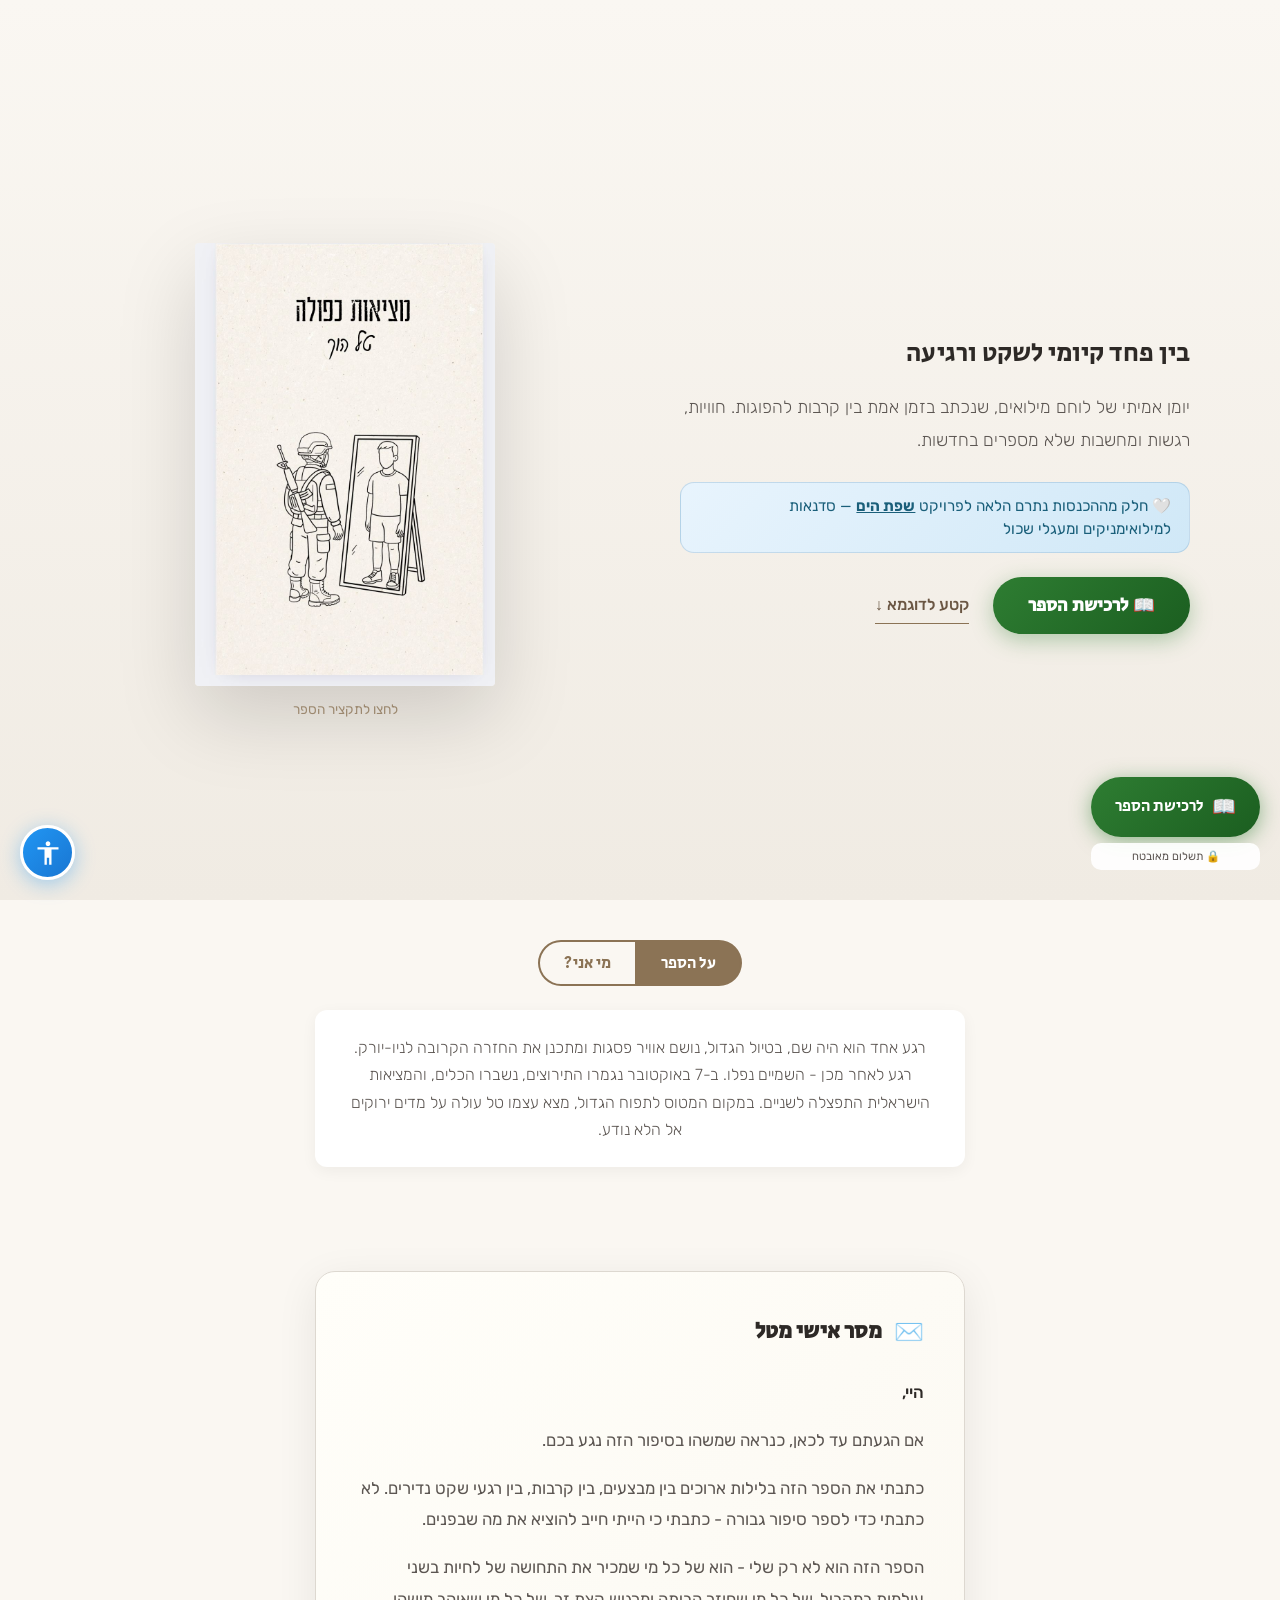
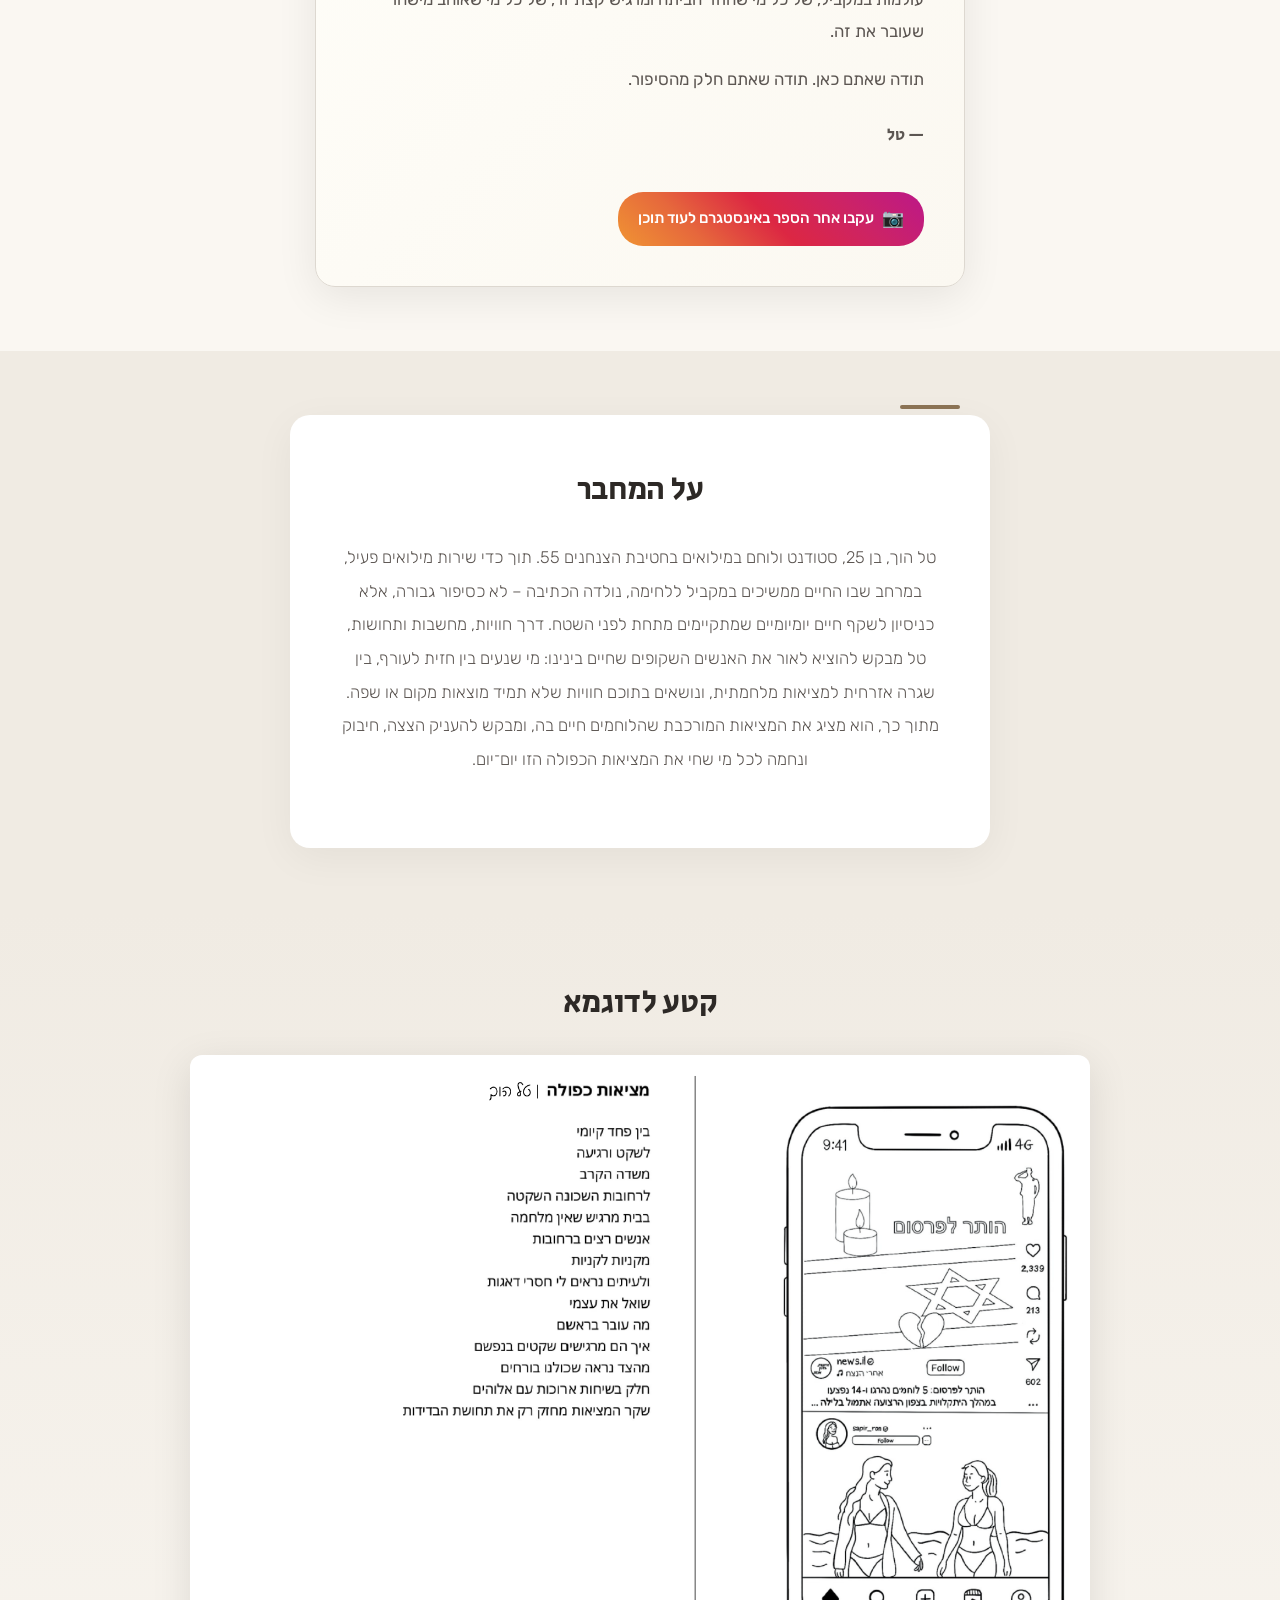
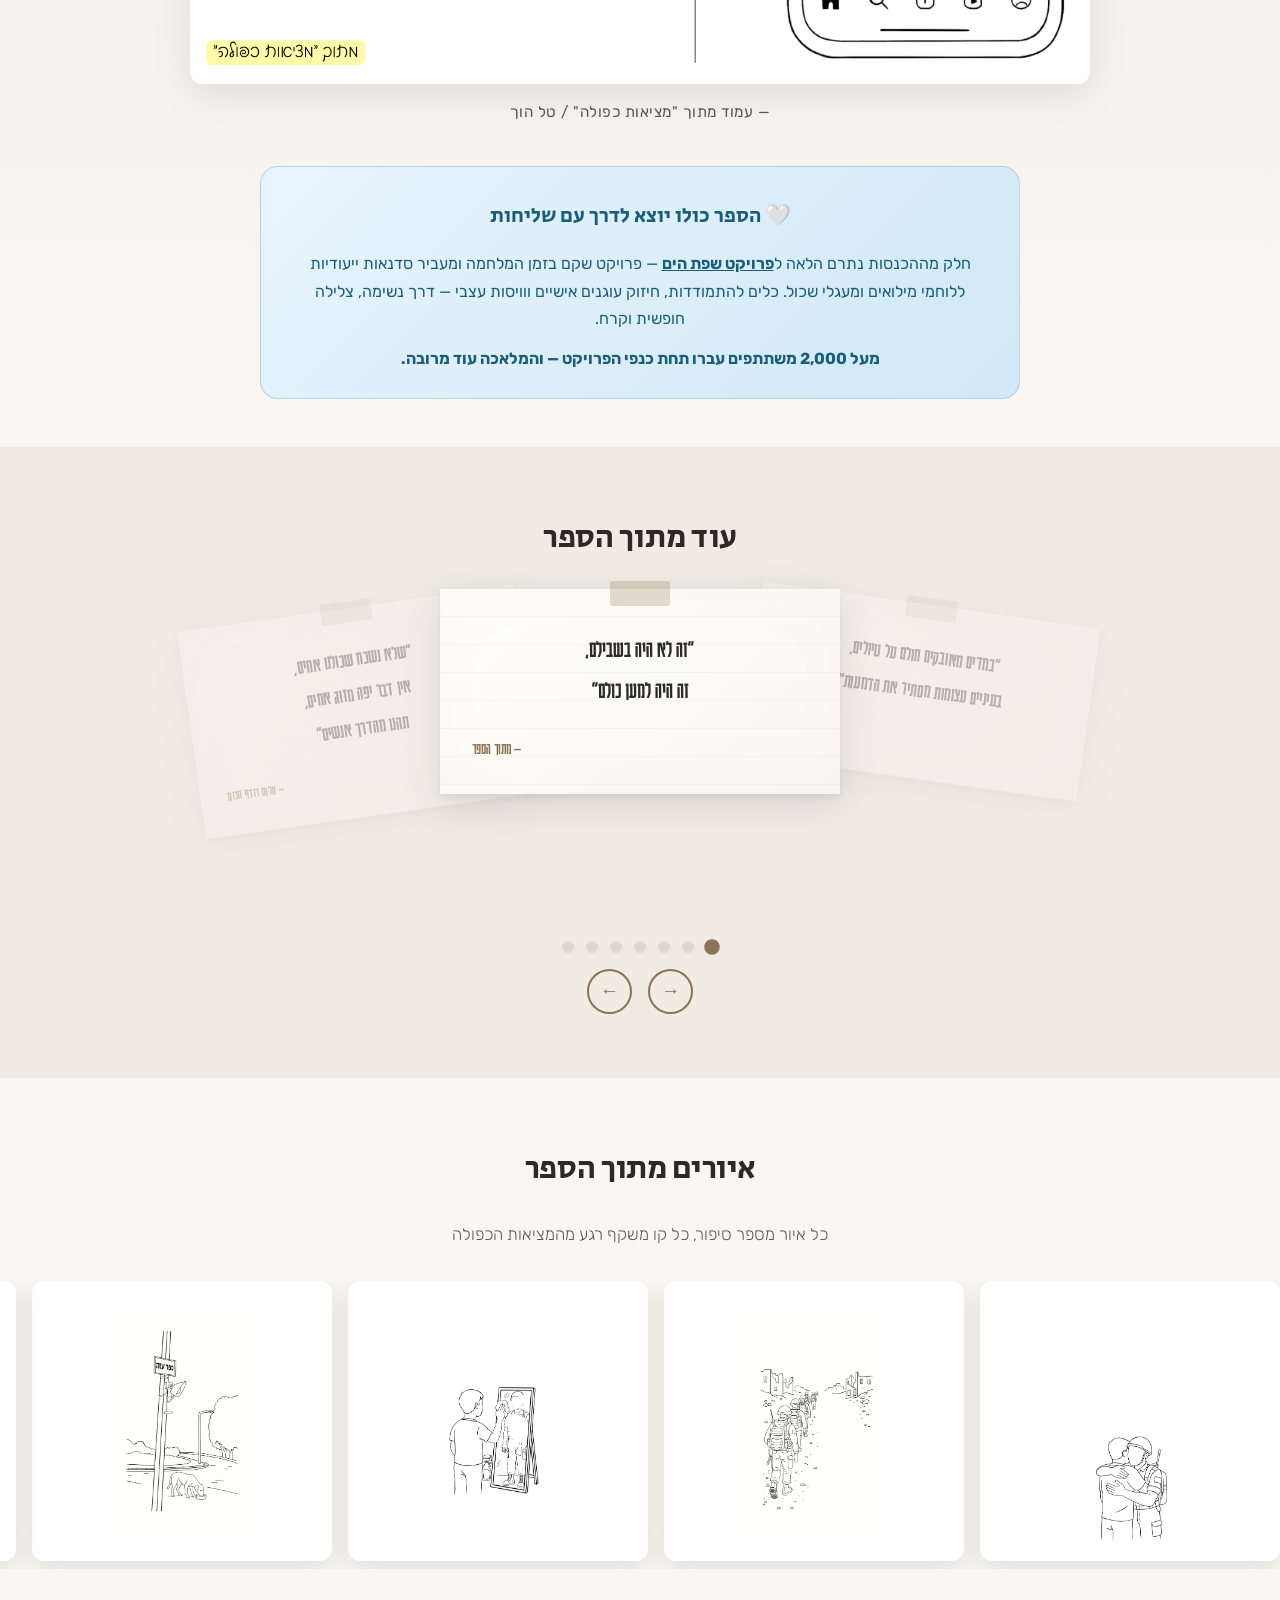
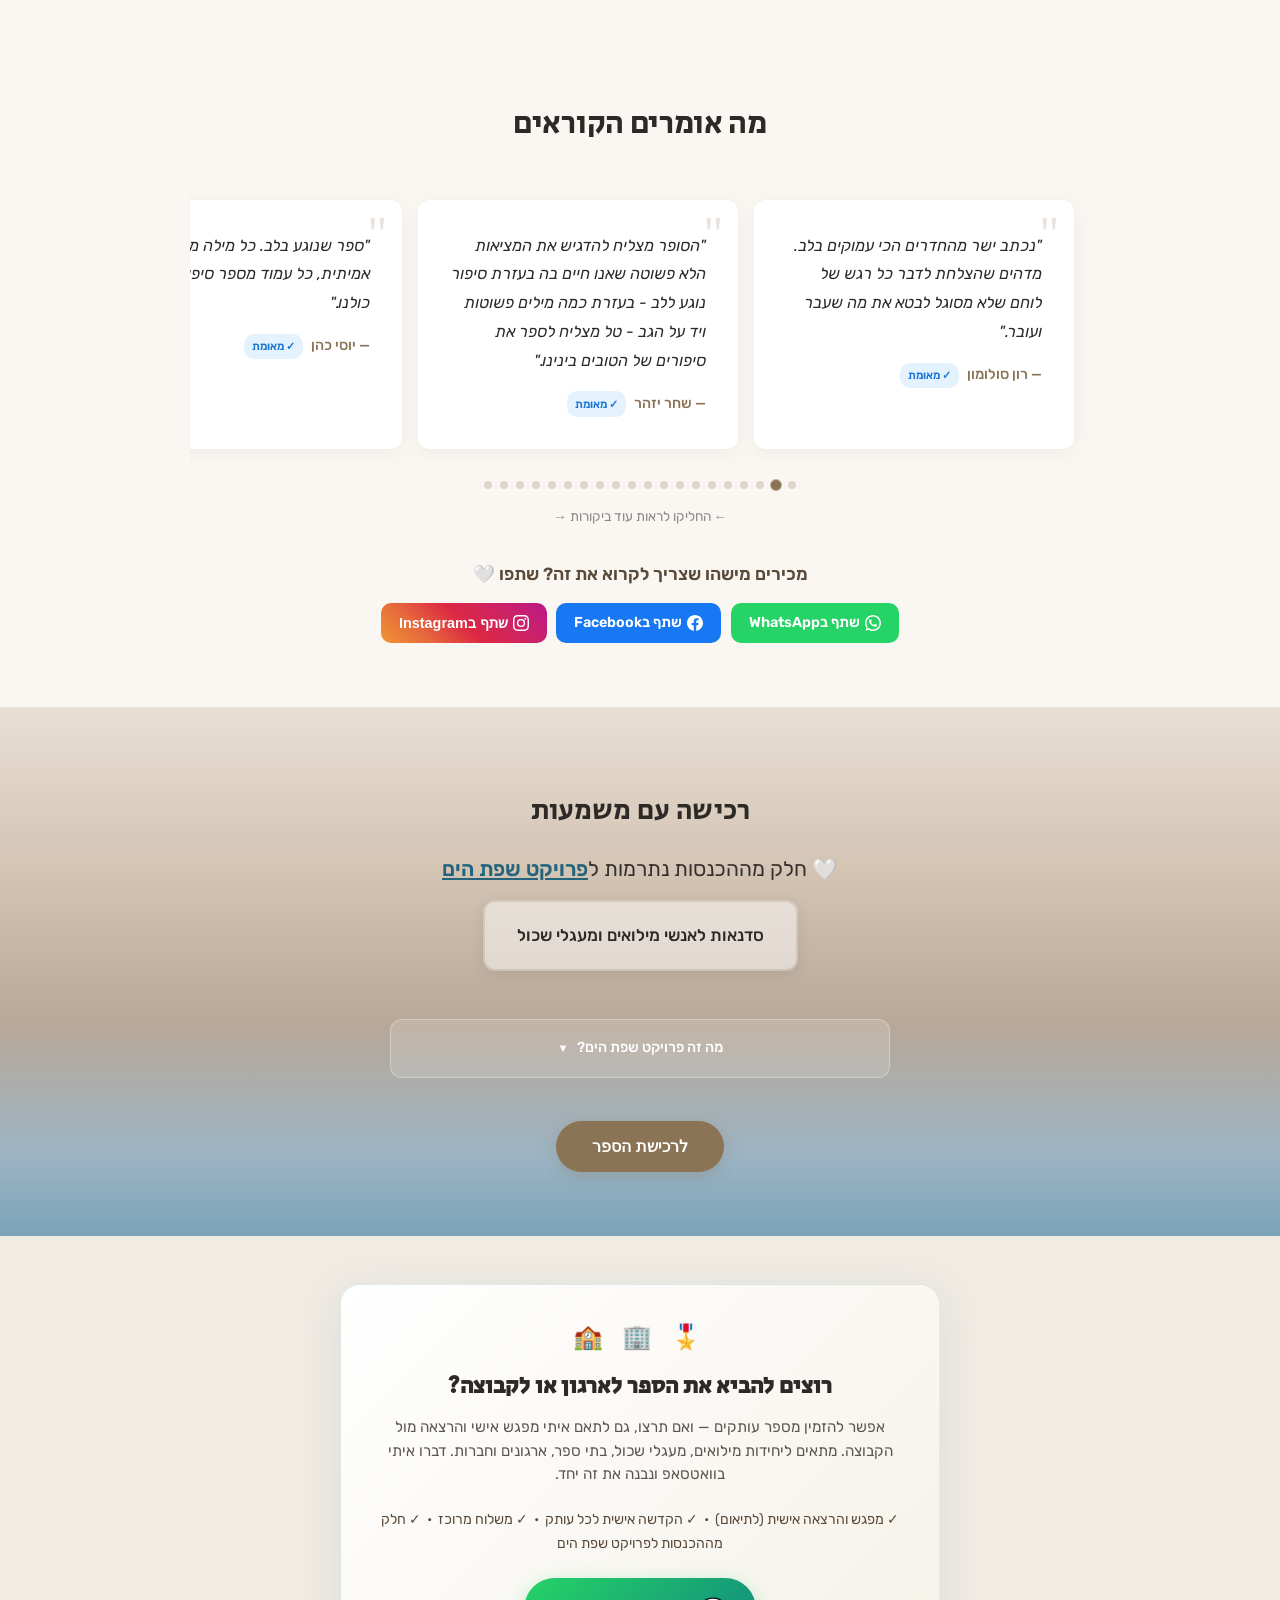
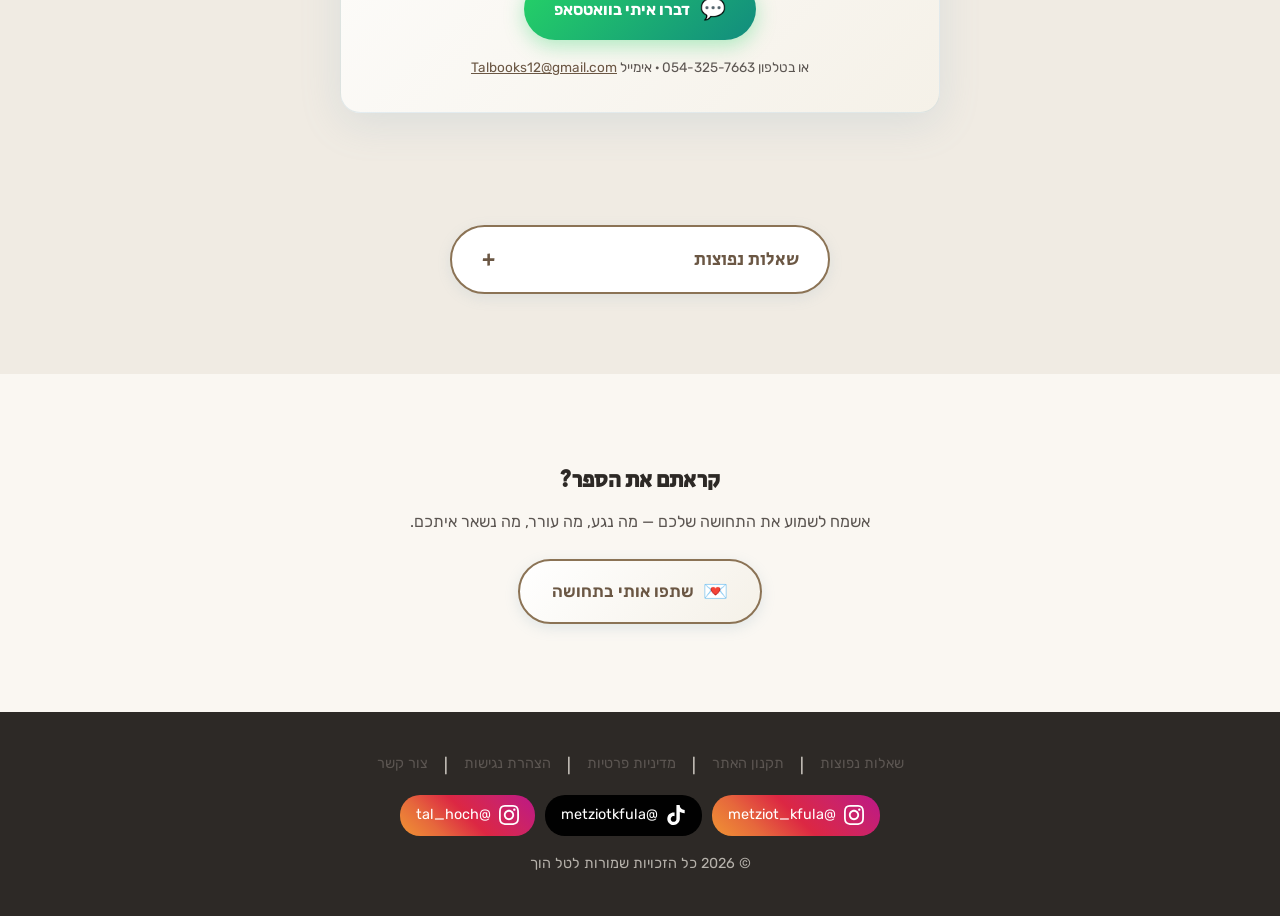
<file: index.html>
<!DOCTYPE html>
<html lang="he" dir="rtl">
<head>
    <meta charset="UTF-8">
    <meta name="viewport" content="width=device-width, initial-scale=1.0">
    <title>מציאות כפולה | טל הוך</title>
    <meta name="description" content="מציאות כפולה - יומן מסע פנימי שנכתב בין לחימה להפוגה. ספר ביכורים מאת טל הוך.">
    <meta name="keywords" content="מציאות כפולה, טל הוך, ספר, מילואים, 7 באוקטובר, חיילים">
    <meta name="author" content="טל הוך">

    <!-- Favicon -->
    <link rel="icon" type="image/png" href="assets/book-cover.png">
    <link rel="apple-touch-icon" href="assets/book-cover.png">

    <!-- Open Graph Meta Tags for Social Sharing -->
    <meta property="og:title" content="מציאות כפולה | טל הוך">
    <meta property="og:description" content="יומן מסע פנימי שנכתב בין לחימה להפוגה. ספר ביכורים מאת טל הוך, לוחם מילואים בחטיבת הצנחנים 55. חלק מההכנסות נתרמות לפרויקט שפת הים.">
    <meta property="og:image" content="https://talbooks12-eng.github.io/metziot-kfula/assets/book-cover.png">
    <meta property="og:url" content="https://talbooks12-eng.github.io/metziot-kfula/">
    <meta property="og:type" content="website">
    <meta property="og:locale" content="he_IL">
    <meta property="og:site_name" content="מציאות כפולה">

    <!-- Twitter Card Meta Tags -->
    <meta name="twitter:card" content="summary_large_image">
    <meta name="twitter:title" content="מציאות כפולה | טל הוך">
    <meta name="twitter:description" content="יומן מסע פנימי שנכתב בין לחימה להפוגה. ספר ביכורים מאת טל הוך.">
    <meta name="twitter:image" content="https://talbooks12-eng.github.io/metziot-kfula/assets/book-cover.png">

    <!-- Google Analytics -->
    <script async src="https://www.googletagmanager.com/gtag/js?id=G-PKRFCTSNS9"></script>
    <script>
        window.dataLayer = window.dataLayer || [];
        function gtag(){dataLayer.push(arguments);}
        gtag('js', new Date());
        gtag('config', 'G-PKRFCTSNS9');
    </script>

    <!-- Microsoft Clarity (heatmaps + session recordings) — REPLACE YOUR_CLARITY_ID with the ID from clarity.microsoft.com -->
    <script>
        window.CLARITY_ID = 'wea0rzcevo';
        if (window.CLARITY_ID && window.CLARITY_ID !== 'YOUR_CLARITY_ID') {
            (function(c,l,a,r,i,t,y){
                c[a]=c[a]||function(){(c[a].q=c[a].q||[]).push(arguments)};
                t=l.createElement(r);t.async=1;t.src="https://www.clarity.ms/tag/"+i;
                y=l.getElementsByTagName(r)[0];y.parentNode.insertBefore(t,y);
            })(window, document, "clarity", "script", window.CLARITY_ID);
        }
    </script>

    <!-- Meta Pixel — REPLACE YOUR_PIXEL_ID with the ID from business.facebook.com/events_manager2 -->
    <script>
        window.META_PIXEL_ID = 'YOUR_PIXEL_ID';
        if (window.META_PIXEL_ID && window.META_PIXEL_ID !== 'YOUR_PIXEL_ID') {
            !function(f,b,e,v,n,t,s)
            {if(f.fbq)return;n=f.fbq=function(){n.callMethod?
            n.callMethod.apply(n,arguments):n.queue.push(arguments)};
            if(!f._fbq)f._fbq=n;n.push=n;n.loaded=!0;n.version='2.0';
            n.queue=[];t=b.createElement(e);t.async=!0;
            t.src=v;s=b.getElementsByTagName(e)[0];
            s.parentNode.insertBefore(t,s)}(window, document,'script',
            'https://connect.facebook.net/en_US/fbevents.js');
            fbq('init', window.META_PIXEL_ID);
            fbq('track', 'PageView');
        }
    </script>

    <!-- Schema.org Structured Data for Google -->
    <script type="application/ld+json">
    {
        "@context": "https://schema.org",
        "@type": "Book",
        "name": "מציאות כפולה",
        "author": {
            "@type": "Person",
            "name": "טל הוך"
        },
        "description": "יומן מסע פנימי שנכתב בין לחימה להפוגה. ספר ביכורים מאת טל הוך, לוחם מילואים בחטיבת הצנחנים 55.",
        "image": "https://talbooks12-eng.github.io/metziot-kfula/assets/book-cover.png",
        "url": "https://www.metziotkfula.com/",
        "inLanguage": "he",
        "genre": "יומן אישי",
        "offers": {
            "@type": "Offer",
            "price": "79.99",
            "priceCurrency": "ILS",
            "availability": "https://schema.org/InStock"
        },
        "aggregateRating": {
            "@type": "AggregateRating",
            "ratingValue": "4.9",
            "reviewCount": "20"
        }
    }
    </script>

    <!-- Google Fonts - Beautiful Hebrew fonts with preload for critical fonts -->
    <link rel="preconnect" href="https://fonts.googleapis.com">
    <link rel="preconnect" href="https://fonts.gstatic.com" crossorigin>
    <link rel="preload" as="style" href="https://fonts.googleapis.com/css2?family=Rubik:wght@400;500;600&display=swap">
    <link href="https://fonts.googleapis.com/css2?family=Secular+One&family=Rubik:wght@300;400;500;600&family=Frank+Ruhl+Libre:wght@400;500;700&family=Suez+One&family=Karantina:wght@300;400;700&family=Caveat:wght@400;500;600;700&family=Gveret+Levin+AlefAlefAlef&display=swap" rel="stylesheet">

    <style>
        * {
            margin: 0;
            padding: 0;
            box-sizing: border-box;
        }

        :root {
            --bg-cream: #FAF7F2;
            --bg-warm: #F0EBE3;
            --bg-soft: #E8E4DC;
            --text-dark: #2D2926;
            --text-secondary: #5C5652;
            --accent: #8B7355;
            --accent-dark: #6B5744;
            --border-light: #DDD8D0;
        }

        html {
            scroll-behavior: smooth;
        }

        body {
            font-family: 'Rubik', sans-serif;
            background: var(--bg-cream);
            color: var(--text-dark);
            line-height: 1.7;
            direction: rtl;
        }

        /* Urgency Banner */
        .urgency-banner {
            background: linear-gradient(90deg, var(--accent-dark) 0%, var(--accent) 50%, var(--accent-dark) 100%);
            color: white;
            text-align: center;
            padding: 0.75rem 1rem;
            font-size: 0.95rem;
            font-weight: 500;
            position: fixed;
            top: 0;
            left: 0;
            right: 0;
            z-index: 1001;
        }

        .urgency-banner .container {
            display: flex;
            justify-content: center;
            align-items: center;
            gap: 1.5rem;
            flex-wrap: wrap;
        }

        .urgency-text {
            display: flex;
            align-items: center;
            gap: 0.5rem;
        }

        .countdown {
            display: flex;
            gap: 0.5rem;
            direction: ltr;
        }

        .countdown-item {
            background: rgba(255,255,255,0.2);
            padding: 0.3rem 0.5rem;
            border-radius: 4px;
            min-width: 35px;
            text-align: center;
        }

        .countdown-item span {
            display: block;
            font-size: 1.1rem;
            font-weight: 700;
        }

        .countdown-item small {
            font-size: 0.65rem;
            opacity: 0.9;
        }

        /* Hero Price Display */
        .hero-price {
            display: flex;
            align-items: center;
            gap: 1rem;
            margin-bottom: 1rem;
        }

        .hero-price-old {
            font-size: 1.3rem;
            color: var(--text-secondary);
            text-decoration: line-through;
            opacity: 0.7;
        }

        .hero-price-new {
            font-size: 2.2rem;
            font-family: 'Secular One', sans-serif;
            color: var(--accent-dark);
        }

        .hero-price-badge {
            background: var(--accent);
            color: white;
            font-size: 0.8rem;
            padding: 0.3rem 0.7rem;
            border-radius: 20px;
            font-weight: 600;
        }

        .hero-delivery {
            font-size: 0.9rem;
            color: var(--text-secondary);
            margin-bottom: 0.75rem;
        }

        .shipping-cutoff {
            display: inline-flex;
            align-items: center;
            gap: 0.5rem;
            background: linear-gradient(135deg, #FFF4E5 0%, #FFE8D1 100%);
            color: #B45309;
            font-size: 0.9rem;
            font-weight: 600;
            padding: 0.55rem 1rem;
            border-radius: 25px;
            border: 1px solid rgba(180, 83, 9, 0.2);
            margin-bottom: 1rem;
        }
        .shipping-cutoff.popup-variant {
            display: flex;
            justify-content: center;
            margin: 0 auto 1rem;
            max-width: 420px;
        }

        .hero-cta-row {
            display: flex;
            align-items: center;
            gap: 1.5rem;
            margin-top: 1.5rem;
            flex-wrap: wrap;
        }
        .hero-buy-btn {
            display: inline-flex;
            align-items: center;
            gap: 0.5rem;
            background: linear-gradient(135deg, #2E7D32 0%, #1B5E20 100%);
            color: white;
            font-family: 'Secular One', sans-serif;
            font-size: 1.1rem;
            font-weight: 600;
            padding: 0.95rem 2.2rem;
            border: none;
            border-radius: 50px;
            cursor: pointer;
            box-shadow: 0 6px 22px rgba(46,125,50,0.35);
            transition: all 0.2s;
            min-height: 50px;
        }
        .hero-buy-btn:hover {
            transform: translateY(-2px);
            box-shadow: 0 8px 28px rgba(46,125,50,0.45);
        }
        .hero-soft-cta {
            display: inline-block;
            font-size: 1rem;
            color: var(--accent-dark);
            text-decoration: none;
            border-bottom: 1.5px solid var(--accent);
            padding: 0.3rem 0;
            font-weight: 500;
            transition: all 0.2s;
        }
        .hero-soft-cta:hover {
            color: var(--accent);
            border-bottom-color: var(--accent-dark);
        }
        @media (max-width: 768px) {
            .hero-cta-row {
                gap: 1rem;
                margin-top: 1.2rem;
                justify-content: center;
            }
            .hero-buy-btn {
                font-size: 1rem;
                padding: 0.85rem 1.8rem;
                min-height: 48px;
            }
            .hero-soft-cta {
                font-size: 0.9rem;
            }
        }

        .hero-charity {
            background: linear-gradient(135deg, #E8F4FD 0%, #D0E8F7 100%);
            border: 1px solid rgba(91, 143, 185, 0.25);
            border-radius: 14px;
            padding: 0.75rem 1.1rem;
            font-size: 0.95rem;
            color: #1A5F7A;
            line-height: 1.5;
            margin-bottom: 1rem;
            max-width: 560px;
        }
        .hero-charity a {
            color: #1A5F7A;
            font-weight: 700;
            text-decoration: underline;
        }
        @media (max-width: 768px) {
            .hero-charity {
                font-size: 0.85rem;
                padding: 0.6rem 0.9rem;
                margin: 0.5rem 0 0.8rem;
            }
        }

        .reader-satisfaction {
            font-size: 0.95rem;
            color: var(--accent);
            font-weight: 500;
            margin-bottom: 1.5rem;
        }

        /* Trust Badges */
        .trust-badges {
            display: flex;
            gap: 1.5rem;
            margin-top: 1.5rem;
            flex-wrap: wrap;
        }

        .trust-badge {
            display: flex;
            align-items: center;
            gap: 0.5rem;
            font-size: 0.85rem;
            color: var(--text-secondary);
        }

        .trust-icon {
            color: var(--accent);
            font-size: 0.5rem;
        }

        /* Copies Sold Counter */
        .copies-sold {
            display: inline-block;
            background: #E8F5E9;
            color: #2E7D32;
            padding: 0.5rem 1rem;
            border-radius: 25px;
            font-size: 0.9rem;
            font-weight: 600;
            margin-bottom: 1rem;
        }

        .copies-sold span {
            font-weight: 700;
        }

        /* Navigation */
        nav {
            position: fixed;
            top: 45px;
            right: 0;
            left: 0;
            background: rgba(250, 247, 242, 0.97);
            backdrop-filter: blur(12px);
            padding: 1rem 2rem;
            z-index: 1000;
            border-bottom: 1px solid var(--border-light);
        }

        nav .container {
            max-width: 1100px;
            margin: 0 auto;
            display: flex;
            justify-content: flex-end;
            align-items: center;
        }

        .nav-btn {
            background: var(--accent);
            color: white;
            padding: 0.7rem 1.5rem;
            border-radius: 50px;
            text-decoration: none;
            font-size: 0.9rem;
            font-weight: 500;
            transition: all 0.3s ease;
            border: none;
            cursor: pointer;
            font-family: inherit;
        }

        .nav-btn:hover {
            background: var(--accent-dark);
            transform: translateY(-2px);
            box-shadow: 0 6px 20px rgba(139, 115, 85, 0.3);
        }

        /* Hero Section */
        .hero {
            min-height: 100vh;
            display: flex;
            align-items: center;
            justify-content: center;
            padding: 9rem 2rem 5rem;
            background: linear-gradient(180deg, var(--bg-cream) 0%, var(--bg-warm) 100%);
        }

        .hero .container {
            max-width: 1100px;
            margin: 0 auto;
            display: grid;
            grid-template-columns: 1fr 1fr;
            gap: 5rem;
            align-items: center;
        }

        .hero-content h1 {
            font-family: 'Secular One', sans-serif;
            font-size: clamp(2.8rem, 6vw, 4rem);
            font-weight: 400;
            margin-bottom: 0.75rem;
            color: var(--text-dark);
            line-height: 1.1;
            letter-spacing: -0.02em;
        }

        .hero-content .author {
            font-family: 'Frank Ruhl Libre', serif;
            font-size: 1.25rem;
            color: var(--accent);
            margin-bottom: 1.5rem;
            font-weight: 500;
        }

        .hero-content .tagline {
            font-size: 1.1rem;
            color: var(--text-secondary);
            margin-bottom: 1.5rem;
            line-height: 1.9;
            font-weight: 300;
        }

        .hero-content .hero-headline {
            font-family: 'Secular One', sans-serif;
            font-size: 1.6rem;
            color: var(--text-dark);
            margin-bottom: 0.75rem;
            font-weight: 400;
        }

        .btn {
            display: inline-flex;
            align-items: center;
            justify-content: center;
            padding: 1rem 2.25rem;
            font-size: 1rem;
            font-weight: 500;
            border-radius: 50px;
            text-decoration: none;
            transition: all 0.3s ease;
            cursor: pointer;
            border: none;
        }

        .btn-primary {
            background: var(--accent);
            color: white;
        }

        .btn-primary:hover {
            background: var(--accent-dark);
            transform: translateY(-2px);
            box-shadow: 0 8px 25px rgba(139, 115, 85, 0.35);
        }

        .book-cover-wrapper {
            display: flex;
            flex-direction: column;
            align-items: center;
            justify-content: center;
            position: relative;
        }

        .click-hint {
            margin-top: 0.75rem;
            font-size: 0.85rem;
            color: var(--accent);
            opacity: 0.8;
        }

        .book-cover {
            max-width: 300px;
            width: 100%;
            box-shadow: 0 30px 80px rgba(0, 0, 0, 0.15);
            border-radius: 4px;
            transition: transform 0.5s ease;
        }

        .book-cover:hover {
            transform: scale(1.03) rotate(-1deg);
        }

        /* Buy + Donation Banner - Beach/Wave theme for שפת הים */
        .buy-banner {
            padding: 5rem 2rem 4rem;
            background: linear-gradient(180deg, #E8DFD4 0%, #D4C5B5 30%, #B8A898 60%, #9CB4C4 85%, #7BA3B8 100%);
            color: var(--text-dark);
            text-align: center;
            position: relative;
            overflow: hidden;
        }

        .buy-banner::before {
            content: '';
            position: absolute;
            bottom: 0;
            left: 0;
            right: 0;
            height: 120px;
            background: url("data:image/svg+xml,%3Csvg xmlns='http://www.w3.org/2000/svg' viewBox='0 0 1440 320'%3E%3Cpath fill='%237BA3B8' fill-opacity='0.4' d='M0,192L48,197.3C96,203,192,213,288,229.3C384,245,480,267,576,250.7C672,235,768,181,864,181.3C960,181,1056,235,1152,234.7C1248,235,1344,181,1392,154.7L1440,128L1440,320L1392,320C1344,320,1248,320,1152,320C1056,320,960,320,864,320C768,320,672,320,576,320C480,320,384,320,288,320C192,320,96,320,48,320L0,320Z'%3E%3C/path%3E%3C/svg%3E");
            background-size: cover;
            pointer-events: none;
        }

        .buy-banner::after {
            content: '';
            position: absolute;
            bottom: 0;
            left: 0;
            right: 0;
            height: 80px;
            background: url("data:image/svg+xml,%3Csvg xmlns='http://www.w3.org/2000/svg' viewBox='0 0 1440 320'%3E%3Cpath fill='%238BB8C8' fill-opacity='0.6' d='M0,288L48,272C96,256,192,224,288,213.3C384,203,480,213,576,229.3C672,245,768,267,864,261.3C960,256,1056,224,1152,208C1248,192,1344,192,1392,192L1440,192L1440,320L1392,320C1344,320,1248,320,1152,320C1056,320,960,320,864,320C768,320,672,320,576,320C480,320,384,320,288,320C192,320,96,320,48,320L0,320Z'%3E%3C/path%3E%3C/svg%3E");
            background-size: cover;
            pointer-events: none;
        }

        .buy-banner .container {
            max-width: 800px;
            margin: 0 auto;
        }

        .buy-banner h2 {
            font-family: 'Secular One', sans-serif;
            font-size: 1.75rem;
            margin-bottom: 1rem;
            font-weight: 400;
        }

        .buy-banner p {
            font-size: 1.3rem;
            opacity: 0.95;
            margin-bottom: 0.75rem;
            line-height: 1.8;
            font-weight: 400;
        }

        .buy-banner .donation-note {
            font-size: 1.05rem;
            margin-bottom: 2rem;
            padding: 1.2rem 2rem;
            background: rgba(255,255,255,0.5);
            border-radius: 12px;
            display: inline-block;
            border: 2px solid rgba(139, 115, 85, 0.2);
            font-weight: 500;
            box-shadow: 0 4px 15px rgba(0,0,0,0.08);
        }

        .buy-banner .btn {
            background: var(--accent);
            color: white;
            font-weight: 600;
            box-shadow: 0 4px 15px rgba(139, 115, 85, 0.3);
        }

        .buy-banner .btn:hover {
            background: var(--accent-dark);
            transform: translateY(-2px);
            box-shadow: 0 6px 20px rgba(139, 115, 85, 0.4);
        }

        /* Pricing Popup */
        .pricing-popup {
            position: fixed;
            top: 0;
            left: 0;
            right: 0;
            bottom: 0;
            background: rgba(0, 0, 0, 0.8);
            z-index: 10001;
            display: flex;
            align-items: center;
            justify-content: center;
            opacity: 0;
            visibility: hidden;
            transition: all 0.3s ease;
            padding: 1rem;
        }

        .pricing-popup.open {
            opacity: 1;
            visibility: visible;
        }

        .pricing-popup-content {
            background: var(--bg-cream);
            max-width: 860px;
            width: 100%;
            border-radius: 20px;
            padding: 2.5rem;
            position: relative;
            transform: scale(0.9);
            transition: transform 0.3s ease;
            max-height: 90vh;
            overflow-y: auto;
            overflow-x: hidden;
        }

        .pricing-popup.open .pricing-popup-content {
            transform: scale(1);
        }

        .pricing-close {
            position: absolute;
            top: 1rem;
            left: 1rem;
            background: none;
            border: none;
            font-size: 2rem;
            cursor: pointer;
            color: var(--text-secondary);
            line-height: 1;
        }

        .pricing-popup-content h2 {
            font-family: 'Secular One', sans-serif;
            font-size: 1.8rem;
            color: var(--text-dark);
            text-align: center;
            margin-bottom: 0.5rem;
        }

        .pricing-subtitle {
            text-align: center;
            color: var(--text-secondary);
            margin-bottom: 2rem;
        }

        .strikethrough {
            text-decoration: line-through;
            color: #999;
        }

        .pricing-grid {
            display: grid;
            grid-template-columns: repeat(4, minmax(0, 1fr));
            gap: 0.85rem;
            margin-bottom: 1.5rem;
        }

        .price-card {
            background: white;
            border-radius: 16px;
            padding: 1.5rem 1rem;
            text-align: center;
            position: relative;
            transition: transform 0.3s ease, box-shadow 0.3s ease;
            border: 2px solid transparent;
        }

        .price-card.selected {
            border-color: #2E7D32;
            border-width: 3px;
            background: linear-gradient(135deg, #FFFFFF 0%, #F0F9F0 100%);
            box-shadow: 0 8px 24px rgba(46,125,50,0.2);
        }
        .price-card.selected::after {
            content: '✓ נבחר';
            position: absolute;
            top: 8px;
            left: 8px;
            background: #2E7D32;
            color: white;
            font-size: 0.7rem;
            font-weight: 700;
            padding: 0.25rem 0.6rem;
            border-radius: 20px;
        }

        .price-card:hover {
            transform: translateY(-5px);
            box-shadow: 0 10px 30px rgba(0,0,0,0.1);
        }

        .price-card.featured {
            border-color: var(--accent);
            background: linear-gradient(135deg, #FFFEF9 0%, #FBF8F1 100%);
            transform: scale(1.08);
            z-index: 2;
        }

        .price-card.featured .price-current {
            font-size: 2.5rem;
        }

        .price-savings {
            font-size: 0.85rem;
            color: #2E7D32;
            font-weight: 600;
            margin-bottom: 0.75rem;
        }

        .price-per-book {
            font-size: 0.85rem;
            color: #7a6a55;
            margin-bottom: 0.3rem;
        }

        .price-save {
            display: inline-block;
            background: #2E7D32;
            color: white;
            font-size: 0.85rem;
            font-weight: 700;
            padding: 0.25rem 0.7rem;
            border-radius: 20px;
            margin-bottom: 0.75rem;
        }

        .price-donation {
            font-size: 0.8rem;
            color: #2C5282;
            margin-top: 0.75rem;
            font-weight: 600;
            background: linear-gradient(135deg, #E8F4FD 0%, #D0E8F7 100%);
            padding: 0.5rem 0.8rem;
            border-radius: 8px;
            border: 1px solid #5B8FB9;
        }

        .price-badge {
            position: absolute;
            top: -10px;
            right: 50%;
            transform: translateX(50%);
            background: var(--accent);
            color: white;
            font-size: 0.7rem;
            padding: 0.3rem 0.8rem;
            border-radius: 20px;
            white-space: nowrap;
        }

        .price-label {
            font-family: 'Secular One', sans-serif;
            font-size: 1.1rem;
            color: var(--text-dark);
            margin-bottom: 0.75rem;
        }

        .price-old {
            font-size: 1rem;
            color: #999;
            text-decoration: line-through;
            margin-bottom: 0.25rem;
        }

        .price-current {
            font-family: 'Secular One', sans-serif;
            font-size: 2rem;
            color: var(--accent);
            margin-bottom: 0.25rem;
        }

        .price-per {
            font-size: 0.85rem;
            color: var(--text-secondary);
            margin-bottom: 1rem;
        }

        .price-btn {
            display: inline-block;
            background: var(--accent);
            color: white;
            padding: 0.6rem 1.5rem;
            border-radius: 25px;
            text-decoration: none;
            font-size: 0.9rem;
            transition: background 0.3s ease;
        }

        .price-btn:hover {
            background: var(--accent-dark);
        }

        /* Quantity picker card (custom amount, online checkout) */
        .price-card-qty {
            display: flex;
            flex-direction: column;
            border-color: #2E7D32;
        }
        .qty-stepper {
            display: flex;
            align-items: center;
            justify-content: center;
            gap: 0.7rem;
            margin: 0.4rem 0 0.6rem;
        }
        .qty-btn {
            width: 36px;
            height: 36px;
            border-radius: 50%;
            border: 2px solid var(--accent);
            background: white;
            color: var(--accent);
            font-size: 1.4rem;
            font-weight: 700;
            line-height: 1;
            cursor: pointer;
            display: flex;
            align-items: center;
            justify-content: center;
            transition: background 0.2s ease, color 0.2s ease;
            -webkit-tap-highlight-color: transparent;
        }
        .qty-btn:hover, .qty-btn:active {
            background: var(--accent);
            color: white;
        }
        .qty-num {
            font-family: 'Secular One', sans-serif;
            font-size: 1.7rem;
            color: var(--text-dark);
            min-width: 2.2ch;
            text-align: center;
        }
        .qty-price {
            font-family: 'Secular One', sans-serif;
            font-size: 1.5rem;
            color: var(--accent);
            margin-bottom: 0.25rem;
        }
        .price-card-qty .price-btn {
            margin-top: auto;
        }

        .pricing-note {
            text-align: center;
            font-size: 0.85rem;
            color: var(--text-secondary);
        }

        .donation-highlight {
            text-align: center;
            font-size: 1.05rem;
            font-weight: 700;
            color: #0F4C5C;
            background: linear-gradient(135deg, #E8F4FD 0%, #D6EAF5 100%);
            border: 1px solid #9FCDE3;
            border-radius: 14px;
            padding: 0.8rem 1.1rem;
            margin: 1rem auto 0;
            max-width: 500px;
            box-shadow: 0 3px 12px rgba(26,95,122,0.15);
            line-height: 1.5;
        }
        .donation-highlight a {
            color: #0F4C5C;
            text-decoration: underline;
            font-weight: 800;
        }

        .project-info-ticker {
            background: linear-gradient(135deg, #f8f6f3 0%, #ece8e1 100%);
            border-radius: 12px;
            padding: 1rem;
            margin-top: 1rem;
            cursor: pointer;
            transition: all 0.3s ease;
            border: 1px solid var(--border-light);
        }

        .project-info-ticker:hover {
            background: linear-gradient(135deg, #ece8e1 0%, #e0dbd3 100%);
        }

        .ticker-toggle {
            display: flex;
            align-items: center;
            justify-content: center;
            gap: 0.5rem;
            font-size: 0.9rem;
            color: var(--accent);
            font-weight: 500;
        }

        .ticker-arrow {
            font-size: 0.7rem;
            transition: transform 0.3s ease;
        }

        .project-info-ticker.expanded .ticker-arrow {
            transform: rotate(180deg);
        }

        .ticker-content {
            max-height: 0;
            overflow: hidden;
            transition: max-height 0.4s ease, padding 0.3s ease;
            text-align: center;
        }

        .project-info-ticker.expanded .ticker-content {
            max-height: 600px;
            padding-top: 1rem;
        }

        .ticker-content p {
            font-size: 0.85rem;
            color: var(--text-secondary);
            line-height: 1.7;
            margin-bottom: 0.75rem;
        }

        .ticker-content p:last-child {
            margin-bottom: 0;
        }

        /* Banner ticker variant (for dark backgrounds) */
        .banner-ticker {
            background: rgba(255, 255, 255, 0.15);
            border: 1px solid rgba(255, 255, 255, 0.3);
            max-width: 500px;
            margin: 1rem auto;
        }

        .banner-ticker:hover {
            background: rgba(255, 255, 255, 0.2);
        }

        .banner-ticker .ticker-toggle {
            color: white;
        }

        .banner-ticker .ticker-content p {
            color: rgba(255, 255, 255, 0.9);
        }

        .banner-ticker .ticker-content p strong {
            color: white;
        }

        /* Mobile styles for ticker */
        @media (max-width: 768px) {
            .project-info-ticker {
                padding: 0.75rem;
            }
            .project-info-ticker.expanded .ticker-content {
                max-height: 800px;
            }
            .ticker-content p {
                font-size: 0.8rem;
                line-height: 1.8;
            }
            .banner-ticker {
                max-width: 100%;
                margin: 0.75rem auto;
            }
        }

        @media (max-width: 480px) {
            .project-info-ticker.expanded .ticker-content {
                max-height: 1000px;
            }
            .ticker-content p {
                font-size: 0.75rem;
                line-height: 1.9;
            }
        }

        .price-card {
            cursor: pointer;
        }

        .back-btn {
            background: none;
            border: none;
            color: var(--accent);
            font-size: 0.95rem;
            cursor: pointer;
            margin-bottom: 1rem;
            padding: 0;
        }

        .back-btn:hover {
            text-decoration: underline;
        }

        .order-form {
            display: flex;
            flex-direction: column;
            gap: 1rem;
            margin-top: 1.5rem;
        }

        .form-group {
            display: flex;
            flex-direction: column;
            gap: 0.4rem;
        }

        .form-group label {
            font-size: 0.9rem;
            color: var(--text-dark);
            font-weight: 500;
        }

        .order-form input,
        .order-form textarea {
            padding: 0.9rem 1rem;
            border: 2px solid var(--border-light);
            border-radius: 8px;
            font-family: inherit;
            font-size: 1rem;
            transition: border-color 0.3s;
        }

        .order-form input:focus,
        .order-form textarea:focus {
            border-color: var(--accent);
            outline: none;
        }

        .order-form textarea {
            min-height: 80px;
            resize: vertical;
        }

        .optional-fields-toggle {
            background: transparent;
            border: 1px dashed #B8B0A8;
            border-radius: 10px;
            padding: 0.9rem 1rem;
            min-height: 44px;
            width: 100%;
            font-family: 'Rubik', sans-serif;
            font-size: 0.95rem;
            color: #5C5652;
            cursor: pointer;
            transition: background-color 0.2s ease, border-color 0.2s ease;
            text-align: center;
            -webkit-tap-highlight-color: rgba(92, 86, 82, 0.1);
        }
        .optional-fields-toggle:hover,
        .optional-fields-toggle:active {
            background: #F5F1ED;
            border-color: #5C5652;
        }
        .optional-fields-toggle .toggle-icon {
            display: inline-block;
            width: 18px;
            font-weight: 700;
            transition: transform 0.2s ease;
        }
        .optional-fields-toggle[aria-expanded="true"] .toggle-icon {
            transform: rotate(45deg);
        }
        .form-group input.invalid,
        .form-group textarea.invalid {
            border-color: #D32F2F !important;
            background-color: #FFF5F5 !important;
        }
        .form-group .field-error {
            color: #D32F2F;
            font-size: 0.85rem;
            margin-top: 0.3rem;
            display: none;
        }
        .form-group input.invalid + .field-error {
            display: block;
        }

        .submit-order-btn {
            background: linear-gradient(135deg, #2E7D32 0%, #1B5E20 100%) !important;
            color: white !important;
            border: none;
            padding: 1.2rem 2rem;
            border-radius: 30px;
            font-size: 1.2rem;
            font-weight: 700;
            font-family: 'Rubik', sans-serif;
            cursor: pointer;
            transition: all 0.3s ease;
            margin-top: 1rem;
            margin-bottom: 1rem;
            width: 100%;
            text-align: center;
            display: flex;
            justify-content: center;
            align-items: center;
            min-height: 60px;
            line-height: 1.2;
            box-shadow: 0 4px 15px rgba(46, 125, 50, 0.4);
            position: relative;
            z-index: 10;
        }

        .submit-order-btn:hover {
            background: var(--accent-dark);
            transform: translateY(-2px);
        }

        /* Coupon Styles */
        .coupon-group {
            margin-top: 1rem;
            padding-top: 1rem;
            border-top: 1px dashed var(--border-light);
        }

        .coupon-input-wrapper {
            display: flex;
            gap: 0.5rem;
        }

        .coupon-input-wrapper input {
            flex: 1;
        }

        .coupon-apply-btn {
            background: var(--accent);
            color: white;
            border: none;
            padding: 0.75rem 1.25rem;
            border-radius: 8px;
            cursor: pointer;
            font-family: inherit;
            font-weight: 500;
            transition: background 0.3s;
        }

        .coupon-apply-btn:hover {
            background: var(--accent-dark);
        }

        .coupon-message {
            margin-top: 0.5rem;
            font-size: 0.9rem;
            display: none;
        }

        .coupon-message.success {
            display: block;
            color: #2E7D32;
            background: #E8F5E9;
            padding: 0.5rem 1rem;
            border-radius: 8px;
        }

        .coupon-message.error {
            display: block;
            color: #C62828;
            background: #FFEBEE;
            padding: 0.5rem 1rem;
            border-radius: 8px;
        }

        /* Payment Step Styles */
        .payment-summary {
            background: var(--bg-warm);
            padding: 1.5rem;
            border-radius: 12px;
            margin-bottom: 1.5rem;
            text-align: center;
        }

        .payment-summary p {
            margin: 0.5rem 0;
            font-size: 1rem;
        }

        .order-id-display {
            font-size: 0.9rem !important;
            color: var(--text-secondary);
        }

        .payment-secure-badge {
            background: #E8F5E9;
            color: #2E7D32;
            padding: 0.75rem 1.5rem;
            border-radius: 25px;
            display: inline-block;
            margin-bottom: 1.5rem;
            font-weight: 500;
        }

        .tranzila-iframe-container {
            border: 2px solid var(--border-light);
            border-radius: 12px;
            overflow: hidden;
            min-height: 700px;
            background: white;
            position: relative;
            margin: 1rem 0;
        }

        .tranzila-iframe-container iframe {
            width: 100%;
            height: 700px;
            border: none;
            display: block;
        }

        @media (max-width: 600px) {
            .tranzila-iframe-container {
                border-radius: 8px;
                min-height: 680px;
            }
            .tranzila-iframe-container iframe {
                height: 680px;
            }
        }

        .payment-loading {
            position: absolute;
            top: 50%;
            left: 50%;
            transform: translate(-50%, -50%);
            text-align: center;
        }

        .payment-loading .spinner {
            width: 40px;
            height: 40px;
            border: 3px solid var(--border-light);
            border-top-color: var(--accent);
            border-radius: 50%;
            animation: spin 1s linear infinite;
            margin: 0 auto 1rem;
        }

        @keyframes spin {
            to { transform: rotate(360deg); }
        }

        .payment-info {
            margin-top: 1.5rem;
            padding: 1rem;
            background: var(--bg-soft);
            border-radius: 8px;
            font-size: 0.85rem;
            color: var(--text-secondary);
        }

        .payment-info p {
            margin: 0.3rem 0;
        }

        /* Payment Success */
        .payment-success {
            text-align: center;
            padding: 2rem;
        }

        .payment-success .success-icon {
            font-size: 4rem;
            margin-bottom: 1rem;
        }

        .payment-success h2 {
            color: #2E7D32;
            margin-bottom: 1rem;
        }

        .payment-success .success-name {
            font-size: 1.1rem;
            margin-bottom: 0.5rem;
        }

        .payment-success .success-order {
            color: var(--text-secondary);
            margin-bottom: 0.5rem;
        }

        .payment-success .success-email {
            color: var(--text-secondary);
            margin-bottom: 1.5rem;
        }

        .payment-success .success-details {
            background: var(--bg-warm);
            padding: 1.5rem;
            border-radius: 12px;
            margin-bottom: 1.5rem;
        }

        .payment-success .success-details p {
            margin: 0.5rem 0;
        }

        body.dark-mode .order-form input,
        body.dark-mode .order-form textarea {
            background: #3d3d3d;
            border-color: #555;
            color: white;
        }

        /* Delivery Method Selection */
        .delivery-options {
            display: flex;
            flex-direction: column;
            gap: 0.75rem;
        }

        .delivery-option {
            display: flex;
            align-items: flex-start;
            gap: 0.75rem;
            padding: 1rem;
            border: 2px solid var(--border-light);
            border-radius: 10px;
            cursor: pointer;
            transition: all 0.3s ease;
        }

        .delivery-option:hover {
            border-color: var(--accent);
        }

        .delivery-option.selected {
            border-color: var(--accent);
            background: rgba(139, 115, 85, 0.05);
        }

        .delivery-option input[type="radio"] {
            margin-top: 0.2rem;
            accent-color: var(--accent);
            width: 18px;
            height: 18px;
        }

        .delivery-option-content {
            flex: 1;
        }

        .delivery-option-title {
            font-weight: 600;
            font-size: 1rem;
            color: var(--text-dark);
            margin-bottom: 0.25rem;
        }

        .delivery-option-desc {
            font-size: 0.85rem;
            color: var(--text-secondary);
            line-height: 1.5;
        }

        .delivery-option-price {
            font-weight: 600;
            color: var(--accent-dark);
            font-size: 0.95rem;
            margin-top: 0.25rem;
        }

        .pickup-note {
            background: #FFF9E6;
            border: 1px solid #F5D77F;
            border-radius: 8px;
            padding: 0.75rem 1rem;
            font-size: 0.85rem;
            color: #8B6914;
            margin-top: 0.5rem;
            display: none;
        }

        .pickup-note.visible {
            display: block;
        }

        .checkbox-group {
            margin-top: 0.5rem;
        }

        .checkbox-label {
            display: flex;
            align-items: flex-start;
            gap: 0.5rem;
            font-size: 0.85rem;
            color: var(--text-secondary);
            cursor: pointer;
        }

        .checkbox-label input[type="checkbox"] {
            width: 18px;
            height: 18px;
            margin-top: 2px;
            accent-color: var(--accent);
            cursor: pointer;
        }

        .checkbox-label a {
            color: var(--accent);
            text-decoration: underline;
        }

        .price-note {
            font-size: 0.8rem;
            color: var(--text-secondary);
            text-align: center;
            margin: 1rem 0 0.5rem;
        }

        /* Legal Modals */
        .legal-modal {
            position: fixed;
            top: 0;
            left: 0;
            right: 0;
            bottom: 0;
            background: rgba(0, 0, 0, 0.8);
            z-index: 10002;
            display: flex;
            align-items: center;
            justify-content: center;
            opacity: 0;
            visibility: hidden;
            transition: all 0.3s ease;
            padding: 1rem;
        }

        .legal-modal.open {
            opacity: 1;
            visibility: visible;
        }

        .legal-modal-content {
            background: white;
            max-width: 700px;
            width: 100%;
            max-height: 85vh;
            overflow-y: auto;
            border-radius: 16px;
            padding: 2.5rem;
            position: relative;
        }

        .legal-close {
            position: absolute;
            top: 1rem;
            left: 1rem;
            background: none;
            border: none;
            font-size: 2rem;
            cursor: pointer;
            color: var(--text-secondary);
            line-height: 1;
        }

        .legal-modal-content h2 {
            font-family: 'Secular One', sans-serif;
            font-size: 1.6rem;
            color: var(--text-dark);
            margin-bottom: 1.5rem;
            text-align: center;
        }

        .legal-text h3 {
            font-size: 1.1rem;
            color: var(--text-dark);
            margin: 1.5rem 0 0.5rem;
        }

        .legal-text p, .legal-text ul {
            font-size: 0.95rem;
            color: var(--text-secondary);
            line-height: 1.7;
            margin-bottom: 0.75rem;
        }

        .legal-text ul {
            padding-right: 1.5rem;
        }

        .legal-update {
            margin-top: 2rem;
            font-style: italic;
            text-align: center;
        }

        /* Footer Links */
        .footer-links {
            display: flex;
            justify-content: center;
            gap: 1rem;
            margin-bottom: 1rem;
            flex-wrap: wrap;
        }

        .footer-links a {
            color: var(--text-secondary);
            text-decoration: none;
            font-size: 0.9rem;
        }

        .footer-links a:hover {
            color: var(--accent);
            text-decoration: underline;
        }

        .footer-links span {
            color: var(--border-light);
        }

        .footer-social {
            margin: 1rem 0;
            display: flex;
            justify-content: center;
            gap: 0.6rem;
            flex-wrap: wrap;
        }

        .footer-instagram {
            display: inline-flex;
            align-items: center;
            gap: 0.5rem;
            padding: 0.5rem 1rem;
            background: linear-gradient(45deg, #f09433, #e6683c, #dc2743, #cc2366, #bc1888);
            color: white;
            text-decoration: none;
            border-radius: 20px;
            font-size: 0.9rem;
            transition: all 0.3s ease;
        }

        .footer-instagram:hover {
            transform: scale(1.05);
            box-shadow: 0 4px 15px rgba(225, 48, 108, 0.4);
        }

        .footer-instagram svg {
            flex-shrink: 0;
        }

        .footer-business {
            font-size: 0.85rem;
            color: var(--text-secondary);
            margin-bottom: 0.5rem;
        }

        body.dark-mode .legal-modal-content {
            background: #2d2d2d;
        }

        body.dark-mode .pricing-popup-content {
            background: #2d2d2d;
        }

        body.dark-mode .price-card {
            background: #3d3d3d;
        }

        @media (max-width: 600px) {
            .pricing-popup {
                padding: 0;
                align-items: flex-start;
                padding-top: 0;
            }
            .pricing-grid {
                grid-template-columns: 1fr;
                gap: 0.9rem;
                margin-bottom: 0.75rem;
            }
            .pricing-popup-content {
                padding: 1rem 0.75rem;
                padding-bottom: calc(3rem + env(safe-area-inset-bottom, 30px));
                max-height: 100vh;
                max-height: 100dvh;
                margin: 0;
                border-radius: 0;
                width: 100%;
                overflow-y: auto;
            }
            .pricing-popup-content h2 {
                font-size: 1.2rem;
                margin-bottom: 0.2rem;
            }
            .pricing-subtitle {
                font-size: 0.8rem;
                margin-bottom: 0.75rem;
            }
            /* Compact order form on mobile */
            .order-form {
                gap: 0.6rem;
                margin-top: 0.75rem;
            }
            .form-group {
                gap: 0.4rem;
            }
            .form-group label {
                font-size: 0.9rem;
            }
            .order-form input,
            .order-form textarea {
                padding: 0.8rem;
                font-size: 1rem;
            }
            .order-form textarea {
                min-height: 60px;
            }
            .delivery-options {
                gap: 0.5rem;
                margin: 0.5rem 0;
            }
            .delivery-option {
                padding: 0.6rem;
            }
            .delivery-option-title {
                font-size: 0.9rem;
            }
            .delivery-option-desc {
                font-size: 0.7rem;
            }
            .delivery-option-price {
                font-size: 0.85rem;
            }
            .pickup-note {
                padding: 0.5rem;
                font-size: 0.75rem;
                margin-top: 0.3rem;
            }
            .checkbox-group {
                margin-top: 0.3rem;
            }
            .checkbox-label {
                font-size: 0.8rem;
                gap: 0.4rem;
            }
            .coupon-group {
                margin-top: 0.5rem;
                padding-top: 0.5rem;
            }
            .coupon-input-wrapper {
                gap: 0.3rem;
            }
            .coupon-apply-btn {
                padding: 0.5rem 0.75rem;
                font-size: 0.85rem;
            }
            .price-note {
                font-size: 0.7rem;
                margin: 0.5rem 0;
            }
            .submit-order-btn {
                padding: 0.9rem 1.5rem;
                font-size: 1rem;
                min-height: 50px;
                margin-top: 0.5rem;
            }
            .price-badge {
                position: static;
                transform: none;
                display: inline-block;
                margin-bottom: 0.25rem;
                font-size: 0.65rem;
                padding: 0.2rem 0.5rem;
            }
            .price-card {
                padding: 1.1rem 1rem;
                border-radius: 14px;
                min-height: auto;
            }
            .price-card.featured {
                transform: none;
                border-width: 3px;
                box-shadow: 0 6px 20px rgba(123,163,184,0.25);
            }
            .price-card.featured .price-current {
                font-size: 1.8rem;
            }
            .price-label {
                font-size: 1.05rem;
                margin-bottom: 0.3rem;
                font-weight: 700;
            }
            .price-old {
                font-size: 0.8rem;
                margin-bottom: 0.15rem;
            }
            .price-current {
                font-size: 1.6rem;
                margin-bottom: 0.2rem;
            }
            .price-per-book {
                font-size: 0.85rem;
                margin-bottom: 0.35rem;
            }
            .price-save {
                font-size: 0.8rem;
                padding: 0.2rem 0.6rem;
                margin-bottom: 0.5rem;
            }
            .price-savings {
                font-size: 0.75rem;
                margin-bottom: 0.25rem;
                padding: 0.2rem 0.4rem;
            }
            .price-btn {
                padding: 0.7rem 1.4rem;
                font-size: 0.95rem;
                min-height: 44px;
                display: inline-flex;
                align-items: center;
                justify-content: center;
            }
            .price-donation {
                font-size: 0.7rem;
                margin-top: 0.3rem;
            }
            .pricing-note {
                font-size: 0.7rem;
                margin-top: 0.5rem;
            }
        }

        /* Section Styling */
        section {
            scroll-margin-top: 70px;
        }

        .section-title {
            font-family: 'Secular One', sans-serif;
            font-size: clamp(1.6rem, 4vw, 2rem);
            font-weight: 400;
            margin-bottom: 1.5rem;
            color: var(--text-dark);
            text-align: center;
            letter-spacing: -0.01em;
        }


        /* About Slider Section */
        .about-slider-section {
            padding: 2.5rem 2rem;
            background: var(--bg-cream);
        }

        .about-slider-section .container {
            max-width: 650px;
            margin: 0 auto;
        }

        .about-slider-nav {
            display: flex;
            justify-content: center;
            gap: 0;
            margin-bottom: 1.5rem;
        }

        .about-nav-btn {
            background: transparent;
            border: 2px solid var(--accent);
            padding: 0.6rem 1.5rem;
            font-family: 'Secular One', sans-serif;
            font-size: 1rem;
            color: var(--accent);
            cursor: pointer;
            transition: all 0.3s ease;
        }

        .about-nav-btn:first-child {
            border-radius: 0 25px 25px 0;
            border-left: 1px solid var(--accent);
        }

        .about-nav-btn:last-child {
            border-radius: 25px 0 0 25px;
            border-right: 1px solid var(--accent);
        }

        .about-nav-btn.active {
            background: var(--accent);
            color: white;
        }

        .about-nav-btn:hover:not(.active) {
            background: rgba(139, 115, 85, 0.1);
        }

        .about-slider {
            border-radius: 12px;
            background: white;
            box-shadow: 0 4px 15px rgba(0,0,0,0.05);
        }

        .about-slides {
            position: relative;
        }

        .about-slide {
            padding: 1.5rem 2rem;
            text-align: center;
            display: none;
        }

        .about-slide.active {
            display: block;
        }

        .about-slide p {
            font-size: 1rem;
            color: var(--text-secondary);
            line-height: 1.7;
            font-weight: 300;
            margin-bottom: 0.75rem;
        }

        .about-slide p:last-child {
            margin-bottom: 0;
        }

        .about-slide .intro-greeting {
            font-family: 'Secular One', sans-serif;
            font-size: 1.2rem;
            color: var(--accent);
            margin-bottom: 1rem;
        }

        .about-slide .intro-signature {
            font-family: 'Secular One', sans-serif;
            font-size: 1rem;
            color: var(--accent);
            margin-top: 1rem;
            margin-bottom: 0;
        }

        body.dark-mode .about-slider {
            background: #2d2d2d;
        }

        /* Quotes Section - Handwritten Notes */
        .quotes {
            padding: 4rem 2rem;
            background: var(--bg-warm);
            position: relative;
            overflow: hidden;
        }

        .quotes .container {
            max-width: 600px;
            margin: 0 auto;
        }

        .quotes-slider {
            position: relative;
            height: 320px;
            perspective: 1000px;
        }

        .quote-note {
            position: absolute;
            top: 0;
            left: 50%;
            transform: translateX(-50%) rotate(0deg);
            width: 90%;
            max-width: 400px;
            min-height: 200px;
            background: linear-gradient(135deg, #FFFEF9 0%, #FBF8F1 100%);
            padding: 2.5rem 2rem 2rem;
            box-shadow:
                0 4px 6px rgba(0,0,0,0.05),
                0 10px 40px rgba(0,0,0,0.1),
                inset 0 0 80px rgba(0,0,0,0.02);
            opacity: 0;
            transition: all 0.6s cubic-bezier(0.4, 0, 0.2, 1);
            pointer-events: none;
        }

        /* Paper texture lines */
        .quote-note::before {
            content: '';
            position: absolute;
            top: 0;
            left: 0;
            right: 0;
            bottom: 0;
            background-image: repeating-linear-gradient(
                transparent,
                transparent 27px,
                rgba(139, 115, 85, 0.1) 28px
            );
            pointer-events: none;
        }

        /* Tape effect */
        .quote-note::after {
            content: '';
            position: absolute;
            top: -8px;
            left: 50%;
            transform: translateX(-50%);
            width: 60px;
            height: 25px;
            background: rgba(139, 115, 85, 0.25);
            border-radius: 2px;
        }

        .quote-note.active {
            opacity: 1;
            pointer-events: auto;
            z-index: 10;
        }

        .quote-note.prev {
            opacity: 0.3;
            transform: translateX(-120%) rotate(-8deg) scale(0.85);
            z-index: 5;
        }

        .quote-note.next {
            opacity: 0.3;
            transform: translateX(20%) rotate(8deg) scale(0.85);
            z-index: 5;
        }

        .quote-note p {
            font-family: 'Gveret Levin AlefAlefAlef', 'Karantina', cursive;
            font-size: 1.5rem;
            font-weight: 400;
            line-height: 1.7;
            color: #2D2926;
            text-align: center;
            position: relative;
            z-index: 1;
            transform: rotate(-0.5deg);
        }

        .quote-source {
            font-family: 'Gveret Levin AlefAlefAlef', 'Karantina', cursive;
            font-size: 1rem;
            color: var(--accent);
            text-align: left;
            margin-top: 1.5rem;
            font-weight: 400;
        }

        /* Navigation dots */
        .quotes-nav {
            display: flex;
            justify-content: center;
            gap: 0.75rem;
            margin-top: 2rem;
        }

        .quote-dot {
            width: 12px;
            height: 12px;
            border-radius: 50%;
            background: var(--border-light);
            cursor: pointer;
            transition: all 0.3s ease;
            border: none;
        }

        .quote-dot:hover {
            background: var(--accent);
            opacity: 0.7;
        }

        .quote-dot.active {
            background: var(--accent);
            transform: scale(1.3);
        }

        /* Arrow buttons */
        .quotes-arrows {
            display: flex;
            justify-content: center;
            gap: 1rem;
            margin-top: 1rem;
        }

        .quote-arrow {
            width: 45px;
            height: 45px;
            border-radius: 50%;
            border: 2px solid var(--accent);
            background: transparent;
            color: var(--accent);
            font-size: 1.2rem;
            cursor: pointer;
            transition: all 0.3s ease;
        }

        .quote-arrow:hover {
            background: var(--accent);
            color: white;
        }

        body.dark-mode .quote-note {
            background: linear-gradient(135deg, #3d3d3d 0%, #2d2d2d 100%);
        }

        body.dark-mode .quote-note p {
            color: #f0ebe3;
        }

        body.dark-mode .quote-note::before {
            background-image: repeating-linear-gradient(
                transparent,
                transparent 27px,
                rgba(255, 255, 255, 0.05) 28px
            );
        }

        @media (max-width: 768px) {
            .quotes-slider {
                height: 350px;
            }
            .quote-note {
                width: 95%;
                padding: 2rem 1.5rem 1.5rem;
            }
            .quote-note p {
                font-size: 1.4rem;
            }
            .quote-note.prev,
            .quote-note.next {
                opacity: 0;
            }
        }

        /* Real Book Photos Section */
        .book-photos {
            padding: 3rem 1.5rem;
            background: white;
            overflow: hidden;
        }

        .book-photos .container {
            max-width: 1000px;
            margin: 0 auto;
        }

        .book-photos-grid {
            display: flex;
            gap: 1rem;
            margin-top: 2rem;
            overflow-x: auto;
            scroll-snap-type: x mandatory;
            -webkit-overflow-scrolling: touch;
            padding-bottom: 1rem;
            scrollbar-width: none;
        }

        .book-photos-grid::-webkit-scrollbar {
            display: none;
        }

        .book-photo-item {
            flex: 0 0 280px;
            scroll-snap-align: center;
            border-radius: 16px;
            overflow: hidden;
            box-shadow: 0 4px 15px rgba(0,0,0,0.1);
            transition: transform 0.3s ease;
        }

        .book-photo-item:hover {
            transform: scale(1.03);
        }

        .book-photo-item img {
            width: 100%;
            height: 350px;
            object-fit: cover;
            display: block;
        }

        @media (min-width: 768px) {
            .book-photos-grid {
                display: grid;
                grid-template-columns: repeat(3, 1fr);
                overflow-x: visible;
            }

            .book-photo-item {
                flex: none;
            }

            .book-photo-item img {
                height: 320px;
            }
        }

        @media (max-width: 767px) {
            .book-photo-item {
                flex: 0 0 240px;
            }

            .book-photo-item img {
                height: 300px;
            }
        }

        /* Promo code — compact */
        .promo-compact {
            margin-top: 1.2rem;
            display: flex;
            align-items: center;
            justify-content: center;
            gap: 0.5rem;
            flex-wrap: wrap;
        }
        .promo-compact input {
            padding: 0.55rem 0.9rem;
            border: 1.5px solid #ddd;
            border-radius: 10px;
            font-size: 0.95rem;
            width: 160px;
            min-height: 44px;
        }
        .promo-compact input:focus {
            outline: 2px solid var(--accent);
            outline-offset: 2px;
        }
        .promo-compact button {
            padding: 0.55rem 1.3rem;
            background: #5a4a3a;
            color: white;
            border: none;
            border-radius: 10px;
            font-size: 0.95rem;
            font-weight: 600;
            cursor: pointer;
            min-height: 44px;
        }
        .promo-compact #promoMessage {
            width: 100%;
            text-align: center;
            margin-top: 0.3rem;
            font-size: 0.85rem;
        }

        /* Review invite — email CTA below reviews */
        .review-invite {
            text-align: center;
            padding: 1.5rem 1rem;
        }
        .review-invite h3 {
            font-family: 'Secular One', sans-serif;
            font-size: 1.4rem;
            color: var(--text-dark);
            margin: 0 0 0.6rem;
        }
        .review-invite p {
            font-size: 1rem;
            color: var(--text-secondary);
            line-height: 1.6;
            margin: 0 0 1.5rem;
        }
        .review-invite-btn {
            display: inline-flex;
            align-items: center;
            gap: 0.6rem;
            background: linear-gradient(135deg, #FFFFFF 0%, #F5F1E8 100%);
            color: var(--accent-dark);
            font-size: 1.05rem;
            font-weight: 600;
            padding: 0.85rem 2rem;
            border-radius: 50px;
            text-decoration: none;
            border: 2px solid var(--accent);
            box-shadow: 0 4px 14px rgba(123,163,184,0.2);
            transition: all 0.2s;
            min-height: 48px;
        }
        .review-invite-btn:hover {
            background: linear-gradient(135deg, var(--accent) 0%, var(--accent-dark) 100%);
            color: white;
            transform: translateY(-1px);
            box-shadow: 0 6px 20px rgba(123,163,184,0.35);
        }
        .review-invite-btn span:first-child {
            font-size: 1.25rem;
        }
        @media (max-width: 768px) {
            .review-invite h3 {
                font-size: 1.2rem;
            }
            .review-invite p {
                font-size: 0.92rem;
            }
            .review-invite-btn {
                font-size: 0.98rem;
                padding: 0.8rem 1.6rem;
            }
        }

        /* WhatsApp alternative button in pricing popup */
        .whatsapp-alt {
            margin-top: 1.2rem;
            text-align: center;
            position: relative;
        }
        .whatsapp-alt-divider {
            display: block;
            font-size: 0.85rem;
            color: #999;
            margin-bottom: 0.6rem;
            position: relative;
        }
        .whatsapp-alt-divider::before,
        .whatsapp-alt-divider::after {
            content: '';
            position: absolute;
            top: 50%;
            width: 35%;
            height: 1px;
            background: #ddd;
        }
        .whatsapp-alt-divider::before { right: 0; }
        .whatsapp-alt-divider::after { left: 0; }
        .whatsapp-alt-btn {
            display: inline-flex;
            align-items: center;
            gap: 0.5rem;
            background: linear-gradient(135deg, #25D366 0%, #128C7E 100%);
            color: white;
            font-size: 1rem;
            font-weight: 600;
            padding: 0.75rem 1.8rem;
            border-radius: 50px;
            text-decoration: none;
            box-shadow: 0 4px 14px rgba(37,211,102,0.3);
            transition: all 0.2s;
            min-height: 44px;
        }
        .whatsapp-alt-btn:hover {
            transform: translateY(-1px);
            box-shadow: 0 6px 20px rgba(37,211,102,0.4);
        }

        /* B2B / Organization Sales */
        .b2b-section {
            padding: 3rem 2rem;
            background: var(--bg-warm);
        }
        .b2b-card {
            max-width: 600px;
            margin: 0 auto;
            background: linear-gradient(135deg, #FFFFFF 0%, #F5F1E8 100%);
            border-radius: 20px;
            padding: 2rem 1.8rem;
            box-shadow: 0 10px 40px rgba(123,163,184,0.18);
            border: 1px solid rgba(123,163,184,0.2);
            text-align: center;
        }
        .b2b-icon {
            font-size: 1.5rem;
            margin-bottom: 0.6rem;
            letter-spacing: 0.4rem;
        }
        .b2b-card h2 {
            font-family: 'Secular One', sans-serif;
            font-size: 1.45rem;
            color: var(--text-dark);
            margin: 0 0 0.6rem;
        }
        .b2b-subtitle {
            font-size: 0.95rem;
            color: var(--text-secondary);
            line-height: 1.55;
            margin-bottom: 1.3rem;
        }
        .b2b-pricing {
            display: grid;
            grid-template-columns: repeat(3, 1fr);
            gap: 1rem;
            margin-bottom: 1.8rem;
        }
        .b2b-tier {
            background: white;
            border: 2px solid rgba(123,163,184,0.25);
            border-radius: 14px;
            padding: 1.2rem 0.8rem;
            transition: all 0.2s;
        }
        .b2b-tier:hover {
            border-color: var(--accent);
            transform: translateY(-2px);
        }
        .b2b-tier-qty {
            font-size: 0.95rem;
            color: var(--text-secondary);
            margin-bottom: 0.5rem;
            font-weight: 600;
        }
        .b2b-tier-price {
            font-family: 'Secular One', sans-serif;
            font-size: 1.6rem;
            color: var(--accent);
        }
        .b2b-tier-price span {
            font-family: inherit;
            font-size: 0.85rem;
            color: var(--text-secondary);
            font-weight: normal;
        }
        .b2b-benefits {
            font-size: 0.88rem;
            color: #5a4a3a;
            margin-bottom: 1.4rem;
            line-height: 1.7;
        }
        .b2b-cta {
            display: inline-flex;
            align-items: center;
            gap: 0.6rem;
            background: linear-gradient(135deg, #25D366 0%, #128C7E 100%);
            color: white;
            font-size: 1rem;
            font-weight: 700;
            padding: 0.85rem 1.9rem;
            border-radius: 50px;
            text-decoration: none;
            box-shadow: 0 6px 20px rgba(37,211,102,0.35);
            transition: all 0.2s;
            min-height: 48px;
        }
        .b2b-cta:hover {
            transform: translateY(-2px);
            box-shadow: 0 8px 28px rgba(37,211,102,0.45);
        }
        .b2b-cta-icon {
            font-size: 1.3rem;
        }
        .b2b-contact-note {
            margin-top: 1rem;
            font-size: 0.85rem;
            color: var(--text-secondary);
        }
        .b2b-notice {
            margin-top: 1rem;
            font-size: 0.82rem;
            color: #7a6a55;
            background: rgba(255,248,225,0.6);
            border: 1px dashed rgba(180,83,9,0.3);
            border-radius: 10px;
            padding: 0.6rem 1rem;
            display: inline-block;
        }
        .b2b-contact-note a {
            color: var(--accent-dark);
            text-decoration: underline;
        }
        @media (max-width: 768px) {
            .b2b-section {
                padding: 2.5rem 1rem;
            }
            .b2b-card {
                padding: 2rem 1.2rem;
                border-radius: 18px;
            }
            .b2b-card h2 {
                font-size: 1.4rem;
            }
            .b2b-subtitle {
                font-size: 0.95rem;
            }
            .b2b-pricing {
                grid-template-columns: 1fr;
                gap: 0.6rem;
            }
            .b2b-tier {
                padding: 0.9rem;
                display: flex;
                justify-content: space-between;
                align-items: center;
                text-align: right;
            }
            .b2b-tier-qty {
                margin-bottom: 0;
                font-size: 0.9rem;
            }
            .b2b-tier-price {
                font-size: 1.3rem;
            }
            .b2b-benefits {
                font-size: 0.8rem;
            }
            .b2b-cta {
                font-size: 1rem;
                padding: 0.9rem 1.6rem;
                width: 100%;
                max-width: 340px;
                justify-content: center;
            }
        }

        /* Mobile one-page checkout: Step 2 inline below Step 1 */
        #pricingStep2.mobile-inline {
            margin-top: 1.5rem;
            padding-top: 1.5rem;
            border-top: 2px dashed rgba(123,163,184,0.35);
        }
        #pricingStep2.mobile-inline .back-btn {
            display: none;
        }

        /* Sample Excerpt Section — actual book spread image */
        .sample-excerpt-section {
            padding: 4rem 1.5rem 3rem;
            background: linear-gradient(180deg, var(--bg-warm) 0%, var(--bg-cream) 100%);
        }
        .sample-excerpt-image {
            max-width: 900px;
            margin: 0 auto 2rem;
            text-align: center;
        }
        .sample-excerpt-image img {
            width: 100%;
            max-width: 900px;
            height: auto;
            display: block;
            border-radius: 12px;
            box-shadow: 0 10px 40px rgba(0,0,0,0.1);
            background: #FFFEF9;
        }
        .sample-excerpt-image figcaption {
            margin-top: 1rem;
            font-size: 0.95rem;
            color: var(--text-secondary);
            letter-spacing: 0.5px;
        }

        /* Foundation highlight callout */
        .foundation-highlight {
            max-width: 760px;
            margin: 2.5rem auto 0;
            padding: 2rem 2rem 1.6rem;
            background: linear-gradient(135deg, #E8F4FD 0%, #D0E8F7 100%);
            border-radius: 18px;
            border: 1px solid rgba(91, 143, 185, 0.3);
            text-align: center;
        }
        .foundation-highlight-title {
            font-family: 'Secular One', sans-serif;
            font-size: 1.3rem;
            color: #1A5F7A;
            margin-bottom: 1rem;
        }
        .foundation-highlight p {
            color: #1A5F7A;
            font-size: 1rem;
            line-height: 1.7;
            margin: 0 0 0.8rem;
        }
        .foundation-highlight p:last-child {
            margin-bottom: 0;
        }
        .foundation-highlight a {
            color: #1A5F7A;
            font-weight: 700;
            text-decoration: underline;
        }
        @media (max-width: 768px) {
            .sample-excerpt-section {
                padding: 2.5rem 1rem 2rem;
            }
            .sample-excerpt-image img {
                border-radius: 10px;
            }
            .foundation-highlight {
                padding: 1.5rem 1.2rem 1.2rem;
                margin-top: 1.8rem;
                border-radius: 14px;
            }
            .foundation-highlight-title {
                font-size: 1.1rem;
                margin-bottom: 0.8rem;
            }
            .foundation-highlight p {
                font-size: 0.9rem;
                line-height: 1.6;
            }
        }

        /* Featured Pull Quote */
        .featured-quote {
            max-width: 680px;
            margin: 0 auto 2rem;
            padding: 1.6rem 1.6rem 1.4rem;
            background: linear-gradient(135deg, #FFFEF9 0%, #F5F1E8 100%);
            border-radius: 16px;
            text-align: center;
            position: relative;
            box-shadow: 0 6px 24px rgba(123, 163, 184, 0.12);
            border: 1px solid rgba(123, 163, 184, 0.2);
        }
        .featured-quote-mark {
            font-family: Georgia, serif;
            font-size: 3rem;
            line-height: 0.6;
            color: var(--accent);
            opacity: 0.3;
            margin-bottom: 0.3rem;
        }
        .featured-quote-text {
            font-size: 1.1rem;
            line-height: 1.6;
            color: var(--text-dark);
            font-style: italic;
            font-weight: 500;
            margin: 0 0 0.8rem;
            padding: 0 0.5rem;
        }
        .featured-quote-author {
            font-size: 0.9rem;
            color: var(--accent-dark);
            font-weight: 600;
        }
        @media (max-width: 768px) {
            .featured-quote {
                margin: 0 1rem 1.5rem;
                padding: 1.2rem 1rem 1rem;
            }
            .featured-quote-mark {
                font-size: 2.4rem;
            }
            .featured-quote-text {
                font-size: 0.98rem;
                padding: 0;
            }
        }

        /* Reviews Section */
        .reviews {
            padding: 4rem 2rem;
            background: var(--bg-cream);
        }

        .reviews .container {
            max-width: 900px;
            margin: 0 auto;
        }

        .reviews-grid {
            display: flex;
            gap: 1rem;
            margin-top: 2.5rem;
            margin-bottom: 0.5rem;
            overflow-x: auto;
            scroll-snap-type: x mandatory;
            -webkit-overflow-scrolling: touch;
            scroll-padding: 0 1rem;
            padding: 0.5rem 1rem 1.5rem;
            scrollbar-width: thin;
        }
        .reviews-grid::-webkit-scrollbar { height: 6px; }
        .reviews-grid::-webkit-scrollbar-thumb { background: rgba(139,115,85,0.25); border-radius: 3px; }

        .review-card {
            flex: 0 0 320px;
            scroll-snap-align: center;
            background: white;
            padding: 2rem;
            border-radius: 12px;
            box-shadow: 0 4px 20px rgba(0,0,0,0.05);
            position: relative;
        }

        .reviews-dots {
            display: flex;
            justify-content: center;
            gap: 0.5rem;
            margin: 0.25rem 0 1rem;
            flex-wrap: wrap;
            max-width: 600px;
            margin-left: auto;
            margin-right: auto;
        }
        .reviews-dot {
            width: 8px; height: 8px;
            border-radius: 50%;
            background: rgba(139,115,85,0.25);
            border: none;
            padding: 0;
            cursor: pointer;
            transition: background 0.2s, transform 0.2s;
        }
        .reviews-dot.active {
            background: var(--accent, #8b7355);
            transform: scale(1.4);
        }
        .reviews-hint {
            text-align: center;
            font-size: 0.85rem;
            color: rgba(0,0,0,0.45);
            margin: 0 0 2rem;
        }

        .review-card::before {
            content: '"';
            position: absolute;
            top: 10px;
            right: 15px;
            font-size: 3rem;
            font-family: Georgia, serif;
            color: var(--accent);
            opacity: 0.2;
            line-height: 1;
        }

        .review-text {
            font-size: 1rem;
            line-height: 1.8;
            color: var(--text-dark);
            margin-bottom: 1rem;
            font-style: italic;
        }

        .review-author {
            font-size: 0.9rem;
            color: var(--accent);
            font-weight: 500;
            display: flex;
            align-items: center;
            gap: 0.5rem;
        }

        .verified-badge {
            background: #E3F2FD;
            color: #1976D2;
            font-size: 0.7rem;
            padding: 0.2rem 0.5rem;
            border-radius: 10px;
            font-weight: 600;
        }

        .review-stars {
            color: #F4C430;
            margin-bottom: 0.75rem;
            font-size: 1.1rem;
        }

        /* Review Form */
        .review-form-wrapper {
            background: var(--bg-warm);
            padding: 2.5rem;
            border-radius: 16px;
            max-width: 500px;
            margin: 0 auto;
        }

        .review-form-wrapper h3 {
            font-family: 'Secular One', sans-serif;
            font-size: 1.3rem;
            margin-bottom: 1.5rem;
            text-align: center;
            color: var(--text-dark);
        }

        .review-form {
            display: flex;
            flex-direction: column;
            gap: 1rem;
        }

        .review-form input,
        .review-form textarea {
            padding: 1rem;
            border: 2px solid var(--border-light);
            border-radius: 8px;
            font-family: 'Rubik', sans-serif;
            font-size: 1rem;
            background: white;
            transition: border-color 0.3s;
        }

        .review-form input:focus,
        .review-form textarea:focus {
            border-color: var(--accent);
            outline: none;
        }

        .review-form textarea {
            min-height: 120px;
            resize: vertical;
        }

        .star-rating {
            display: flex;
            gap: 0.5rem;
            justify-content: center;
            direction: ltr;
        }

        .star-rating input {
            display: none;
        }

        .star-rating label {
            font-size: 2rem;
            color: var(--border-light);
            cursor: pointer;
            transition: color 0.2s;
        }

        .star-rating label:hover,
        .star-rating label:hover ~ label,
        .star-rating input:checked ~ label {
            color: #F4C430;
        }

        .star-rating:hover label {
            color: var(--border-light);
        }

        .star-rating label:hover,
        .star-rating label:hover ~ label {
            color: #F4C430;
        }

        .review-form .btn {
            margin-top: 0.5rem;
        }

        .review-note {
            text-align: center;
            font-size: 0.85rem;
            color: var(--text-secondary);
            margin-top: 1rem;
        }

        .anonymous-option {
            display: flex;
            align-items: center;
            gap: 0.5rem;
            cursor: pointer;
            font-size: 0.95rem;
            color: var(--text-secondary);
        }

        .anonymous-option input[type="checkbox"] {
            width: 18px;
            height: 18px;
            cursor: pointer;
            accent-color: var(--accent);
        }

        body.dark-mode .review-card,
        body.dark-mode .review-form input,
        body.dark-mode .review-form textarea {
            background: #2d2d2d;
        }

        body.dark-mode .review-form-wrapper {
            background: #252525;
        }

        /* FAQ Section */
        .faq-section {
            padding: 4rem 2rem;
            background: var(--bg-warm);
        }

        .faq-section .container {
            max-width: 800px;
            margin: 0 auto;
        }

        .faq-list {
            display: flex;
            flex-direction: column;
            gap: 1rem;
            margin-top: 2rem;
        }

        .faq-toggle-btn {
            display: flex;
            align-items: center;
            justify-content: space-between;
            gap: 1rem;
            margin: 0 auto 1rem;
            padding: 1rem 1.8rem;
            background: white;
            border: 2px solid var(--accent);
            border-radius: 50px;
            cursor: pointer;
            font-family: 'Secular One', sans-serif;
            font-size: 1.15rem;
            color: var(--accent-dark);
            width: 100%;
            max-width: 380px;
            box-shadow: 0 4px 14px rgba(123,163,184,0.15);
            transition: all 0.2s;
            min-height: 54px;
        }
        .faq-toggle-btn:hover {
            background: linear-gradient(135deg, var(--accent) 0%, var(--accent-dark) 100%);
            color: white;
            transform: translateY(-1px);
        }
        .faq-toggle-icon {
            font-size: 1.4rem;
            font-weight: 700;
            transition: transform 0.3s;
        }
        .faq-toggle-btn[aria-expanded="true"] .faq-toggle-icon {
            transform: rotate(45deg);
        }
        @media (max-width: 768px) {
            .faq-toggle-btn {
                font-size: 1rem;
                padding: 0.85rem 1.4rem;
            }
        }

        .faq-item {
            background: white;
            border-radius: 12px;
            box-shadow: 0 2px 10px rgba(0,0,0,0.05);
            overflow: hidden;
            transition: box-shadow 0.3s ease;
        }

        .faq-item:hover {
            box-shadow: 0 4px 20px rgba(0,0,0,0.08);
        }

        .faq-question {
            display: flex;
            justify-content: space-between;
            align-items: center;
            padding: 1.25rem 1.5rem;
            cursor: pointer;
            gap: 1rem;
        }

        .faq-question h3 {
            font-family: 'Secular One', sans-serif;
            font-size: 1.05rem;
            font-weight: 400;
            color: var(--text-dark);
            margin: 0;
        }

        .faq-icon {
            font-size: 1.5rem;
            color: var(--accent);
            transition: transform 0.3s ease;
            flex-shrink: 0;
        }

        .faq-item.open .faq-icon {
            transform: rotate(45deg);
        }

        .faq-answer {
            max-height: 0;
            overflow: hidden;
            transition: max-height 0.3s ease, padding 0.3s ease;
        }

        .faq-item.open .faq-answer {
            max-height: 500px;
        }

        .faq-answer-content {
            padding: 0 1.5rem 1.25rem;
            color: var(--text-secondary);
            line-height: 1.8;
            font-size: 0.95rem;
        }

        .faq-answer-content a {
            color: var(--accent);
            text-decoration: underline;
        }

        body.dark-mode .faq-item {
            background: #2d2d2d;
        }

        /* Floating Buy Button - Right side */
        .floating-buy {
            position: fixed;
            bottom: 30px;
            right: 20px;
            z-index: 998;
            opacity: 1;
            visibility: visible;
            transition: all 0.3s ease;
        }

        .floating-buy-btn {
            display: flex;
            align-items: center;
            gap: 0.5rem;
            background: linear-gradient(135deg, #2E7D32 0%, #1B5E20 100%);
            color: white;
            padding: 1rem 1.5rem;
            border-radius: 50px;
            border: none;
            font-family: 'Secular One', sans-serif;
            font-size: 1rem;
            cursor: pointer;
            box-shadow: 0 4px 20px rgba(46, 125, 50, 0.5);
            transition: all 0.3s ease;
            animation: pulse-buy 2s ease-in-out infinite;
        }

        @keyframes pulse-buy {
            0%, 100% { transform: scale(1); box-shadow: 0 4px 20px rgba(46, 125, 50, 0.5); }
            50% { transform: scale(1.03); box-shadow: 0 6px 30px rgba(46, 125, 50, 0.7); }
        }

        .floating-buy-btn:hover {
            background: linear-gradient(135deg, #1B5E20 0%, #0D3D12 100%);
            transform: translateY(-3px) scale(1.05);
            box-shadow: 0 8px 30px rgba(46, 125, 50, 0.6);
            animation: none;
        }

        .floating-buy-btn span {
            font-size: 1.2rem;
        }

        .floating-trust {
            text-align: center;
            font-size: 0.7rem;
            color: var(--text-secondary);
            margin-top: 0.4rem;
            background: rgba(255,255,255,0.9);
            padding: 0.25rem 0.5rem;
            border-radius: 10px;
        }

        /* Floating buy button mobile */
        @media (max-width: 768px) {
            .floating-buy {
                right: 15px;
                bottom: calc(25px + env(safe-area-inset-bottom, 0px));
            }
            .floating-buy-btn {
                padding: 0.75rem 1rem;
                font-size: 0.85rem;
            }
            .floating-trust {
                font-size: 0.6rem;
                padding: 0.2rem 0.4rem;
            }
            .accessibility-widget {
                bottom: 15px;
                left: 15px;
            }
            .accessibility-btn {
                width: 45px;
                height: 45px;
                font-size: 1.3rem;
            }
        }

        @media (max-width: 400px) {
            .floating-buy {
                right: 10px;
                bottom: 20px;
            }
            .floating-buy-btn {
                padding: 0.75rem 1rem;
                font-size: 0.8rem;
                min-width: 44px;
                min-height: 44px;
            }
            .floating-trust {
                display: none;
            }
        }

        /* Urgency banner mobile */
        @media (max-width: 600px) {
            .urgency-banner {
                padding: 0.5rem 0.75rem;
                font-size: 0.8rem;
            }
            .urgency-banner .container {
                gap: 0.5rem;
                flex-direction: row;
                flex-wrap: nowrap;
                justify-content: center;
            }
            .urgency-text {
                font-size: 0.75rem;
            }
            .urgency-text strong {
                display: inline;
            }
            .countdown {
                gap: 0.3rem;
            }
            .countdown-item {
                padding: 0.2rem 0.4rem;
                min-width: 28px;
            }
            .countdown-item span {
                font-size: 0.9rem;
            }
            .countdown-item small {
                font-size: 0.7rem;
            }
            nav {
                top: 38px;
            }
            .hero {
                padding-top: 7rem;
            }
        }

        /* Gallery Section - Auto-scrolling showing 3 at a time */
        .gallery {
            padding: 4rem 0;
            background: var(--bg-cream);
            overflow: hidden;
        }

        .gallery .container {
            max-width: 1000px;
            margin: 0 auto;
            padding: 0 2rem;
        }

        .gallery-subtitle {
            text-align: center;
            color: var(--text-secondary);
            margin-bottom: 2rem;
            font-size: 1.05rem;
            font-weight: 300;
        }

        .gallery-marquee {
            overflow: hidden;
            width: 100%;
            position: relative;
        }

        .gallery-track {
            display: flex;
            gap: 1rem;
            width: max-content;
            animation: marquee 180s linear infinite;
        }

        .gallery-track:hover {
            animation-play-state: paused;
        }

        @keyframes marquee {
            0% {
                transform: translateX(0);
            }
            100% {
                transform: translateX(50%);
            }
        }

        .gallery-item {
            flex-shrink: 0;
            width: 300px;
        }

        .gallery-item img {
            width: 100%;
            height: 280px;
            object-fit: contain;
            background: white;
            border-radius: 12px;
            box-shadow: 0 8px 30px rgba(0,0,0,0.1);
            padding: 1.25rem;
            transition: transform 0.3s ease;
        }

        .gallery-item img:hover {
            transform: scale(1.03);
        }

        /* Gallery mobile responsive */
        @media (max-width: 1000px) {
            .gallery-item {
                width: 250px;
            }
            .gallery-item img {
                height: 240px;
            }
        }

        @media (max-width: 768px) {
            .gallery {
                padding: 3rem 0;
            }
            .gallery-item {
                width: 240px;
            }
            .gallery-item img {
                height: 240px;
                padding: 0.75rem;
            }
            .gallery-track {
                gap: 1rem;
                animation-duration: 60s;
            }
        }

        @media (max-width: 480px) {
            .gallery-item {
                width: 200px;
            }
            .gallery-item img {
                height: 200px;
                padding: 0.5rem;
                border-radius: 10px;
            }
            .gallery-track {
                gap: 0.75rem;
                animation-duration: 50s;
            }
        }

        /* Author Section */
        /* Author Message Section */
        .author-message-section {
            padding: 4rem 2rem;
            background: var(--bg-cream);
        }

        .author-message-section .container {
            max-width: 650px;
            margin: 0 auto;
        }

        .author-message-card {
            background: linear-gradient(135deg, #FFFEF9 0%, #FBF8F1 100%);
            border-radius: 20px;
            padding: 2.5rem;
            box-shadow: 0 10px 40px rgba(0,0,0,0.08);
            border: 1px solid var(--border-light);
            position: relative;
        }

        .author-message-header {
            display: flex;
            align-items: center;
            gap: 0.75rem;
            margin-bottom: 1.5rem;
        }

        .message-icon {
            font-size: 1.5rem;
        }

        .author-message-header h2 {
            font-family: 'Secular One', sans-serif;
            font-size: 1.4rem;
            color: var(--text-dark);
            margin: 0;
        }

        .author-message-content p {
            font-size: 1.05rem;
            line-height: 1.9;
            color: var(--text-secondary);
            margin-bottom: 1rem;
        }

        .author-message-content p:first-child {
            font-weight: 500;
            color: var(--text-dark);
        }

        .author-signature {
            font-family: 'Secular One', sans-serif;
            font-size: 1.1rem;
            color: var(--accent);
            margin-top: 1.5rem;
            margin-bottom: 0;
        }

        .instagram-follow {
            display: inline-flex;
            align-items: center;
            gap: 0.5rem;
            margin-top: 1.5rem;
            padding: 0.75rem 1.25rem;
            background: linear-gradient(45deg, #f09433, #e6683c, #dc2743, #cc2366, #bc1888);
            color: white;
            text-decoration: none;
            border-radius: 25px;
            font-size: 0.95rem;
            font-weight: 500;
            transition: all 0.3s ease;
        }

        .instagram-follow:hover {
            transform: translateY(-2px);
            box-shadow: 0 5px 20px rgba(225, 48, 108, 0.4);
        }

        .instagram-icon {
            font-size: 1.1rem;
        }

        body.dark-mode .author-message-card {
            background: linear-gradient(135deg, #2d2d2d 0%, #252525 100%);
        }

        @media (max-width: 768px) {
            .author-message-card {
                padding: 1.75rem;
            }
            .author-message-content p {
                font-size: 1rem;
            }
        }

        .author-section {
            padding: 4rem 2rem;
            background: var(--bg-warm);
            position: relative;
        }

        .author-section .container {
            max-width: 700px;
            margin: 0 auto;
            text-align: center;
            background: white;
            padding: 3rem;
            border-radius: 20px;
            box-shadow: 0 10px 40px rgba(0,0,0,0.05);
            position: relative;
        }

        .author-section .container::before {
            content: '';
            position: absolute;
            top: -10px;
            right: 30px;
            width: 60px;
            height: 4px;
            background: var(--accent);
            border-radius: 2px;
        }

        .author-content p {
            font-size: 1.05rem;
            margin-bottom: 1.5rem;
            color: var(--text-secondary);
            line-height: 2;
            font-weight: 300;
        }

        body.dark-mode .author-section .container {
            background: #2d2d2d;
        }

        /* Footer */
        footer {
            padding: 2.5rem 2rem;
            background: var(--text-dark);
            color: var(--bg-warm);
            text-align: center;
        }

        footer p {
            font-size: 0.9rem;
            opacity: 0.7;
        }

        footer a {
            color: var(--bg-warm);
            text-decoration: none;
        }

        /* Mobile Responsive */
        @media (max-width: 768px) {
            /* Hero — tightened so price + CTA fit above the fold */
            .hero {
                padding: 3.5rem 1.25rem 2rem;
                min-height: auto;
            }

            .hero .container {
                grid-template-columns: 1fr;
                gap: 1rem;
                text-align: center;
            }

            .hero-content {
                order: 2;
            }

            .hero-content h1,
            .hero-title {
                font-size: 2rem;
                line-height: 1.25;
            }

            .hero-content .tagline {
                font-size: 0.95rem;
                margin-bottom: 0.6rem;
            }

            .book-cover-wrapper {
                order: 1;
            }

            .book-cover {
                max-width: 150px;
            }

            .hero-price {
                margin: 0.5rem 0;
            }

            .copies-sold {
                margin: 0.5rem 0;
                font-size: 0.85rem;
            }

            .hero-delivery {
                font-size: 0.8rem;
                margin: 0.4rem 0;
            }

            .shipping-cutoff {
                font-size: 0.8rem;
                padding: 0.45rem 0.8rem;
                margin-bottom: 0.8rem;
            }

            .reader-satisfaction {
                font-size: 0.85rem;
                margin: 0.4rem 0;
            }

            .hero-content .btn-primary {
                margin-top: 0.5rem;
                width: 100%;
                max-width: 320px;
            }

            .trust-badges {
                margin-top: 0.8rem;
                gap: 0.4rem;
            }

            .trust-badge {
                font-size: 0.75rem;
                padding: 0.25rem 0.6rem;
            }

            /* Hero price and badges */
            .hero-price {
                justify-content: center;
                flex-wrap: wrap;
            }

            .hero-delivery {
                text-align: center;
            }

            .trust-badges {
                justify-content: center;
            }

            /* Navigation - hide on mobile, floating button is used instead */
            nav {
                display: none;
            }

            /* Buy Banner */
            .buy-banner {
                padding: 2.5rem 1.5rem;
            }

            .buy-banner h2 {
                font-size: 1.4rem;
            }

            .buy-banner p {
                font-size: 1.1rem;
            }

            /* About Slider */
            .about-slider-section {
                padding: 2.5rem 1rem;
            }

            .about-nav-btn {
                padding: 0.6rem 1.2rem;
                font-size: 0.95rem;
            }

            .about-slide {
                padding: 1.5rem;
            }

            .about-slide p {
                font-size: 1rem;
            }

            /* Quotes */
            .quotes {
                padding: 2rem 1rem;
            }

            .quotes-slider {
                height: 200px;
                margin-bottom: 1rem;
            }

            .quote-note {
                width: 95%;
                padding: 1.25rem 1rem 0.75rem;
            }

            .quote-note p {
                font-size: 1.1rem;
            }

            .quotes-nav {
                margin: 0.5rem 0;
            }

            .quotes-arrows {
                margin-top: 0.5rem;
            }

            /* Gallery */
            .gallery {
                padding: 3rem 1rem;
            }

            .gallery-grid {
                grid-template-columns: 1fr;
                gap: 1rem;
            }

            .gallery-item img {
                max-height: 280px;
                padding: 1rem;
            }

            /* Reviews */
            .reviews {
                padding: 3rem 1rem;
            }

            .reviews-grid {
                grid-template-columns: 1fr;
            }

            .review-card { flex: 0 0 85vw; max-width: 320px; }
            .reviews-grid { padding: 0.5rem 7.5vw 1.5rem; }

            .review-form-wrapper {
                padding: 1.5rem;
            }

            /* FAQ */
            .faq-section {
                padding: 3rem 1rem;
            }

            .faq-question h3 {
                font-size: 0.95rem;
            }

            /* Author */
            .author-section {
                padding: 3rem 1rem;
            }

            .author-section .container {
                padding: 2rem 1.5rem;
            }

            /* Pricing Popup */
            .pricing-popup-content {
                padding: 1.25rem;
                padding-bottom: calc(2rem + env(safe-area-inset-bottom, 20px));
                max-height: 95vh;
            }

            .pricing-grid {
                grid-template-columns: 1fr;
                gap: 0.75rem;
            }

            .price-card {
                padding: 1rem;
            }

            .price-card.featured {
                transform: none;
            }

            /* Footer */
            footer {
                padding: 2rem 1rem;
            }

            .footer-links {
                flex-direction: column;
                gap: 0.5rem;
            }

            .footer-links span {
                display: none;
            }

            /* Section titles */
            .section-title {
                font-size: 1.5rem;
            }
        }

        /* Extra small screens */
        @media (max-width: 400px) {
            .hero-title {
                font-size: 1.9rem;
            }

            .hero-price-new {
                font-size: 1.8rem;
            }

            .hero-price-old {
                font-size: 1.1rem;
            }

            .book-cover {
                max-width: 180px;
            }

            .quote-note p {
                font-size: 1.1rem;
            }

            .about-nav-btn {
                padding: 0.5rem 1rem;
                font-size: 0.85rem;
            }

            .pricing-popup-content {
                padding-bottom: calc(3rem + env(safe-area-inset-bottom, 30px));
            }
        }

        /* Smooth animations */
        @keyframes fadeIn {
            from { opacity: 0; transform: translateY(30px); }
            to { opacity: 1; transform: translateY(0); }
        }

        .hero-content {
            animation: fadeIn 0.8s ease-out;
        }

        .book-cover-wrapper {
            animation: fadeIn 0.8s ease-out 0.2s both;
        }

        /* Accessibility Features */
        .skip-link {
            position: absolute;
            top: -100px;
            right: 0;
            background: var(--accent);
            color: white;
            padding: 1rem;
            z-index: 9999;
            transition: top 0.3s;
        }

        .skip-link:focus {
            top: 0;
        }

        /* Focus states for keyboard navigation */
        a:focus, button:focus, input:focus {
            outline: 3px solid var(--accent);
            outline-offset: 2px;
        }

        /* Popup Modal */
        .popup-overlay {
            position: fixed;
            top: 0;
            left: 0;
            right: 0;
            bottom: 0;
            background: rgba(0, 0, 0, 0.6);
            z-index: 10000;
            display: flex;
            align-items: center;
            justify-content: center;
            opacity: 0;
            visibility: hidden;
            transition: all 0.3s ease;
        }

        .popup-overlay.active {
            opacity: 1;
            visibility: visible;
        }

        .popup-modal {
            background: white;
            border-radius: 16px;
            padding: 2.5rem;
            max-width: 400px;
            width: 90%;
            text-align: center;
            position: relative;
            transform: scale(0.9);
            transition: transform 0.3s ease;
        }

        .popup-overlay.active .popup-modal {
            transform: scale(1);
        }

        .popup-close {
            position: absolute;
            top: 1rem;
            left: 1rem;
            background: none;
            border: none;
            font-size: 1.5rem;
            cursor: pointer;
            color: var(--text-secondary);
            transition: color 0.2s;
        }

        .popup-close:hover {
            color: var(--text-dark);
        }

        .popup-badge {
            background: #E8F5E9;
            color: #2E7D32;
            padding: 0.5rem 1rem;
            border-radius: 50px;
            font-size: 0.85rem;
            font-weight: 600;
            display: inline-block;
            margin-bottom: 1rem;
        }

        .popup-title {
            font-family: 'Secular One', sans-serif;
            font-size: 1.5rem;
            margin-bottom: 0.75rem;
            color: var(--text-dark);
        }

        .popup-price-compare {
            display: flex;
            align-items: center;
            justify-content: center;
            gap: 0.75rem;
            margin-bottom: 0.5rem;
        }

        .popup-price-old {
            font-size: 1.5rem;
            color: #999;
            text-decoration: line-through;
        }

        .popup-price-arrow {
            font-size: 1.2rem;
            color: var(--accent);
        }

        .popup-price-new {
            font-size: 2.5rem;
            font-weight: 700;
            color: var(--accent);
        }

        .popup-savings {
            background: #E8F5E9;
            color: #2E7D32;
            padding: 0.4rem 1rem;
            border-radius: 20px;
            font-size: 0.9rem;
            font-weight: 600;
            display: inline-block;
            margin-bottom: 0.75rem;
        }

        .popup-urgency {
            font-size: 0.85rem;
            color: #C62828;
            font-weight: 500;
            margin-bottom: 1rem;
        }

        .popup-text {
            color: var(--text-secondary);
            margin-bottom: 1.5rem;
            font-size: 0.95rem;
        }

        .popup-btn {
            background: var(--accent);
            color: white;
            padding: 1rem 2rem;
            border-radius: 50px;
            border: none;
            font-size: 1rem;
            font-weight: 600;
            cursor: pointer;
            transition: all 0.3s ease;
            text-decoration: none;
            display: inline-block;
        }

        .popup-btn:hover {
            background: var(--accent-dark);
            transform: translateY(-2px);
        }

        /* Language Toggle */
        .lang-toggle {
            position: fixed;
            top: 15px;
            left: 15px;
            z-index: 9999;
        }

        .lang-btn {
            padding: 0.4rem 0.75rem;
            background: rgba(255,255,255,0.95);
            color: var(--text-dark);
            border: 1px solid var(--border-light);
            border-radius: 4px;
            cursor: pointer;
            font-size: 0.7rem;
            font-weight: 600;
            box-shadow: 0 2px 8px rgba(0,0,0,0.1);
            transition: all 0.3s ease;
            text-transform: uppercase;
            letter-spacing: 0.5px;
        }

        .lang-btn:hover {
            background: var(--bg-warm);
            border-color: var(--accent);
        }

        @media (max-width: 768px) {
            .lang-toggle {
                top: 10px;
                left: 10px;
            }
            .lang-btn {
                padding: 0.3rem 0.6rem;
                font-size: 0.75rem;
            }
        }

        /* English (LTR) Layout Adjustments */
        body.lang-en {
            direction: ltr;
        }

        body.lang-en * {
            text-align: left;
        }

        body.lang-en .hero-content,
        body.lang-en .tagline,
        body.lang-en .section-title,
        body.lang-en .review-card,
        body.lang-en .about-text,
        body.lang-en .faq-question h3,
        body.lang-en .faq-answer-content,
        body.lang-en .form-group label,
        body.lang-en .delivery-option-content,
        body.lang-en .price-note,
        body.lang-en .buy-banner,
        body.lang-en .reviews,
        body.lang-en .gallery,
        body.lang-en .about,
        body.lang-en .faq,
        body.lang-en footer {
            text-align: left;
        }

        body.lang-en .hero .container {
            flex-direction: row-reverse;
        }

        body.lang-en .trust-badges,
        body.lang-en .reviews-grid,
        body.lang-en .pricing-grid {
            direction: ltr;
        }

        body.lang-en .review-text,
        body.lang-en .review-author {
            text-align: left;
        }

        body.lang-en .gallery-track {
            animation-direction: reverse;
        }

        body.lang-en .floating-buy {
            right: 20px;
        }

        body.lang-en .accessibility-widget {
            left: auto;
            right: 20px;
        }

        body.lang-en .urgency-banner .container {
            flex-direction: row;
        }

        body.lang-en input,
        body.lang-en textarea,
        body.lang-en select {
            text-align: left;
            direction: ltr;
        }

        body.lang-en .pricing-popup-content {
            direction: ltr;
            text-align: left;
        }

        body.lang-en .price-card,
        body.lang-en .buy-banner h2,
        body.lang-en .buy-banner p,
        body.lang-en .section-title {
            text-align: center;
        }

        body.lang-en .delivery-options {
            direction: ltr;
        }

        body.lang-en .form-group {
            text-align: left;
        }

        body.lang-en .countdown {
            direction: ltr;
        }

        /* Accessibility Widget */
        .accessibility-widget {
            position: fixed;
            bottom: 20px;
            left: 20px;
            z-index: 9999;
        }

        .accessibility-btn {
            width: 55px;
            height: 55px;
            border-radius: 50%;
            background: linear-gradient(135deg, #2196F3 0%, #1976D2 100%);
            color: white;
            border: 3px solid white;
            cursor: pointer;
            font-size: 1.6rem;
            box-shadow: 0 4px 20px rgba(33, 150, 243, 0.4);
            transition: all 0.3s ease;
            display: flex;
            align-items: center;
            justify-content: center;
            animation: pulse-accessibility 2s infinite;
        }

        @keyframes pulse-accessibility {
            0% {
                box-shadow: 0 4px 20px rgba(33, 150, 243, 0.4);
            }
            50% {
                box-shadow: 0 4px 30px rgba(33, 150, 243, 0.6);
            }
            100% {
                box-shadow: 0 4px 20px rgba(33, 150, 243, 0.4);
            }
        }

        .accessibility-btn:hover {
            transform: scale(1.1);
            background: linear-gradient(135deg, #1976D2 0%, #1565C0 100%);
            animation: none;
        }

        .accessibility-menu {
            position: absolute;
            bottom: 60px;
            left: 0;
            background: white;
            border-radius: 12px;
            box-shadow: 0 8px 30px rgba(0,0,0,0.15);
            padding: 1rem;
            min-width: 200px;
            display: none;
        }

        .accessibility-menu.open {
            display: block;
        }

        .accessibility-menu h3 {
            font-size: 0.9rem;
            margin-bottom: 0.75rem;
            color: var(--text-dark);
            border-bottom: 1px solid var(--border-light);
            padding-bottom: 0.5rem;
        }

        .accessibility-option {
            display: flex;
            align-items: center;
            gap: 0.5rem;
            padding: 0.5rem;
            cursor: pointer;
            border-radius: 6px;
            font-size: 0.85rem;
            transition: background 0.2s;
        }

        .accessibility-option:hover {
            background: var(--bg-warm);
        }

        /* High contrast mode */
        body.high-contrast {
            --bg-cream: #000;
            --bg-warm: #111;
            --text-dark: #fff;
            --text-secondary: #ddd;
            --accent: #ffcc00;
        }

        body.high-contrast .quote-card,
        body.high-contrast .gallery-item img {
            background: #222;
        }

        /* Large text mode */
        body.large-text {
            font-size: 120%;
        }

        body.large-text .quote-card p {
            font-size: 1.3rem;
        }

        /* Dark Mode */
        body.dark-mode {
            --bg-cream: #1a1a1a;
            --bg-warm: #252525;
            --bg-soft: #2d2d2d;
            --text-dark: #f0ebe3;
            --text-secondary: #c4bfb8;
            --accent: #a08060;
            --accent-dark: #8b7355;
            --border-light: #3d3d3d;
        }

        body.dark-mode nav {
            background: rgba(26, 26, 26, 0.97);
        }

        body.dark-mode .quote-card,
        body.dark-mode .gallery-item img,
        body.dark-mode .popup-modal {
            background: #2d2d2d;
        }

        body.dark-mode .popup-badge {
            background: #2d3d2d;
            color: #7cb87c;
        }

        body.dark-mode footer {
            background: #111;
        }

        body.dark-mode .buy-banner {
            background: var(--accent-dark);
        }

        /* Dark mode toggle button in nav */
        .dark-mode-toggle {
            background: none;
            border: none;
            font-size: 1.3rem;
            cursor: pointer;
            padding: 0.5rem;
            margin-left: 1rem;
            transition: transform 0.3s;
        }

        .dark-mode-toggle:hover {
            transform: scale(1.1);
        }

        /* Hero Title Styling - Original Centered Style */
        .hero-title {
            font-family: 'Secular One', sans-serif;
            font-size: clamp(2.8rem, 6vw, 4rem);
            font-weight: 400;
            color: var(--text-dark);
            letter-spacing: -0.02em;
            margin-bottom: 0.75rem;
            line-height: 1.1;
        }

        .hero-author {
            font-family: 'Secular One', sans-serif;
            font-size: 1.4rem;
            font-weight: 400;
            color: var(--text-dark);
            margin-bottom: 1.5rem;
            letter-spacing: 0.02em;
        }
    </style>
    <!-- Tranzila Apple Pay Integration — per support ticket #345419916.
         The Apple Pay script requires jQuery. We load Tranzila's jQuery,
         then the Apple Pay handler, then release jQuery via noConflict so
         it can't collide with anything else on the page. -->
    <script type="text/javascript" src="https://direct.tranzila.com/Tranzila_files/jquery.js"></script>
    <script>document.write('<script src="https://direct.tranzila.com/js/tranzilanapple_v3.js?v=' + Date.now() + '"><\/script>');</script>
    <script>var $n = jQuery.noConflict(true);</script>
</head>
<body>
    <!-- Urgency banner and sale popup removed -->

    <!-- Skip to content link for accessibility -->
    <a href="#main-content" class="skip-link" data-he="דלג לתוכן הראשי" data-en="Skip to main content">דלג לתוכן הראשי</a>

    <!-- Floating Buy Button -->
    <div class="floating-buy" id="floatingBuy">
        <button class="floating-buy-btn" onclick="openPricing()">
            <span>📖</span> לרכישת הספר
        </button>
        <div class="floating-trust">
            🔒 תשלום מאובטח
        </div>
    </div>

    <!-- Accessibility Widget -->
    <div class="accessibility-widget">
        <button class="accessibility-btn" onclick="toggleAccessibilityMenu()" aria-label="תפריט נגישות" title="נגישות">
            <svg width="28" height="28" viewBox="0 0 24 24" fill="white">
                <path d="M12 2C13.1 2 14 2.9 14 4C14 5.1 13.1 6 12 6C10.9 6 10 5.1 10 4C10 2.9 10.9 2 12 2ZM21 9H15V22H13V16H11V22H9V9H3V7H21V9Z"/>
            </svg>
        </button>
        <div class="accessibility-menu" id="accessibilityMenu" role="menu">
            <h3>הגדרות נגישות</h3>
            <div class="accessibility-option" onclick="toggleDarkMode()" role="menuitem">
                🌙 מצב לילה
            </div>
            <div class="accessibility-option" onclick="toggleHighContrast()" role="menuitem">
                🔲 ניגודיות גבוהה
            </div>
            <div class="accessibility-option" onclick="toggleLargeText()" role="menuitem">
                🔤 טקסט גדול
            </div>
            <div class="accessibility-option" onclick="resetAccessibility()" role="menuitem">
                ↩️ איפוס הגדרות
            </div>
        </div>
    </div>

    <!-- Hero Section -->
    <section class="hero" id="main-content">
        <div class="container">
            <div class="hero-content">
                <p class="tagline hero-headline">בין פחד קיומי לשקט ורגיעה</p>
                <p class="tagline">יומן אמיתי של לוחם מילואים, שנכתב בזמן אמת בין קרבות להפוגות. חוויות, רגשות ומחשבות שלא מספרים בחדשות.</p>

                <!-- Charity line — emotional context, not commerce -->
                <div class="hero-charity">
                    🤍 חלק מההכנסות נתרם הלאה לפרויקט <a href="https://www.sfat-hayam.com/" target="_blank" rel="noopener">שפת הים</a> — סדנאות למילואימניקים ומעגלי שכול
                </div>

                <div class="hero-cta-row">
                    <button class="hero-buy-btn" onclick="openPricing()">📖 לרכישת הספר</button>
                    <a href="#sample" class="hero-soft-cta">קטע לדוגמא ↓</a>
                </div>
            </div>
            <div class="book-cover-wrapper" onclick="openBookSummary()" style="cursor: pointer;">
                <img src="assets/book-cover.png" alt="כריכת הספר מציאות כפולה - לחצו לתקציר" class="book-cover">
                <div class="click-hint">לחצו לתקציר הספר</div>
            </div>
        </div>
    </section>

    <!-- Pricing Popup -->
    <div class="pricing-popup" id="pricingPopup">
        <div class="pricing-popup-content">
            <button class="pricing-close" onclick="closePricing()">&times;</button>

            <!-- Step 1: Choose Package -->
            <div id="pricingStep1">
                <h2>בחרו את החבילה שלכם</h2>
                <p class="pricing-subtitle">חסכו בקנייה של מספר עותקים!</p>

                <div class="pricing-grid">
                    <div class="price-card" onclick="selectPackage('עותק בודד', '79.99')">
                        <div class="price-label">עותק בודד</div>
                        <div class="price-current">₪79.99</div>
                        <div class="price-per-book">₪79.99 לעותק</div>
                        <span class="price-btn">לרכישה</span>
                    </div>
                    <div class="price-card" onclick="selectPackage('2 עותקים', '149.98')">
                        <div class="price-badge">נהדר כמתנה 🎁</div>
                        <div class="price-label">2 עותקים</div>
                        <div class="price-current">₪149.98</div>
                        <div class="price-per-book">₪74.99 לעותק</div>
                        <div class="price-save">חסכון של ₪10</div>
                        <span class="price-btn">לרכישה</span>
                    </div>
                    <div class="price-card featured" onclick="selectPackage('3 עותקים', '209.97')">
                        <div class="price-badge">הכי נמכר 🔥</div>
                        <div class="price-label">3 עותקים</div>
                        <div class="price-current">₪209.97</div>
                        <div class="price-per-book">₪69.99 לעותק</div>
                        <div class="price-save">חסכון של ₪30</div>
                        <span class="price-btn">לרכישה</span>
                    </div>
                    <div class="price-card price-card-qty" id="qtyCard">
                        <div class="price-badge">בחרו כמות 📚</div>
                        <div class="price-label">כמות אחרת</div>
                        <div class="qty-stepper">
                            <button type="button" class="qty-btn" onclick="changeQuantity(-1)" aria-label="הפחתת כמות">−</button>
                            <span class="qty-num" id="quantityDisplay">4</span>
                            <button type="button" class="qty-btn" onclick="changeQuantity(1)" aria-label="הוספת כמות">+</button>
                        </div>
                        <div class="qty-price" id="quantityPriceDisplay">₪279.96</div>
                        <div class="price-per-book">₪69.99 לעותק (4+)</div>
                        <span class="price-btn" onclick="confirmCustomQuantity()">לרכישה</span>
                    </div>
                </div>
                <div style="text-align:center;font-size:0.8rem;color:#888;margin-top:0.5rem;">🚚 משלוח ₪29.99 | 📍 איסוף עצמי חינם</div>

                <!-- WhatsApp order alternative -->
                <div class="whatsapp-alt">
                    <span class="whatsapp-alt-divider">או</span>
                    <a href="https://wa.me/972543257663?text=%D7%A9%D7%9C%D7%95%D7%9D%20%D7%98%D7%9C%2C%20%D7%90%D7%A0%D7%99%20%D7%9E%D7%A2%D7%95%D7%A0%D7%99%D7%99%D7%9F%2F%D7%AA%20%D7%91%D7%A2%D7%95%D7%AA%D7%A7%20%D7%A9%D7%9C%20%22%D7%9E%D7%A6%D7%99%D7%90%D7%95%D7%AA%20%D7%9B%D7%A4%D7%95%D7%9C%D7%94%22" target="_blank" rel="noopener" class="whatsapp-alt-btn" onclick="if(typeof gtag!=='undefined')gtag('event','whatsapp_order_click',{event_category:'checkout'});if(typeof fbq!=='undefined')fbq('track','Contact');">
                        <span>💬</span>
                        <span>הזמן בוואטסאפ</span>
                    </a>
                </div>

                <!-- Promo Code (compact) -->
                <div class="promo-compact">
                    <input type="text" id="promoCodeInput" placeholder="קוד קופון" aria-label="קוד קופון">
                    <button type="button" onclick="applyPromoCode()">החל</button>
                    <div id="promoMessage" role="status" aria-live="polite"></div>
                </div>
                <div style="font-size:0.8rem;color:#888;margin-top:0.6rem;text-align:center;">💡 רוצים כמות אחרת? בחרו את מספר העותקים בכרטיס "כמות אחרת" (₪69.99 לעותק מ-3 ומעלה)</div>

                <div class="donation-highlight">🤍 חלק מכל רכישה נתרם לפרויקט <a href="https://www.sfat-hayam.com/" target="_blank" rel="noopener">שפת הים</a> 🌊</div>
                <div class="project-info-ticker" onclick="this.classList.toggle('expanded')">
                    <span class="ticker-toggle">מה זה פרויקט שפת הים? <span class="ticker-arrow">▼</span></span>
                    <div class="ticker-content">
                        <p>שפת הים הינו פרויקט שקם במהלך המלחמה, המקיים סדנאות ייעודיות לאנשי מילואים ומעגלי שכול. הפרויקט מאפשר חיזוק עוגנים אישיים והקניית כלים לוויסות מערכת העצבים לטובת התמודדות עם אתגרי המלחמה - דרך עולמות הנשימה, הצלילה החופשית והקרח.</p>
                        <p><strong>עד היום עברו תחת כנפי הפרויקט מעל 2,000 משתתפים, והמלאכה עוד מרובה.</strong></p>
                        <p>ברכישת הספר, תרמת להמשך קיומו של הפרויקט - ואדם נוסף יקבל כלים להתמודדות מיטיבה עם החיים שקיבלו תפנית.</p>
                    </div>
                </div>
            </div>

            <!-- Step 2: Customer Details Form -->
            <div id="pricingStep2" style="display: none;">
                <button class="back-btn" onclick="backToPackages()">← חזרה לבחירת חבילה</button>
                <h2>פרטי הזמנה</h2>
                <p class="pricing-subtitle">החבילה שנבחרה: <strong id="selectedPackageDisplay"></strong></p>

                <form class="order-form" id="orderForm" onsubmit="return false;">
                    <input type="hidden" name="חבילה" id="packageInput">
                    <input type="hidden" name="מחיר" id="priceInput">

                    <!-- Returning customer notice - shown if saved details loaded -->
                    <div id="returningCustomerNotice" style="display:none;background:#E8F5E9;color:#2E7D32;padding:0.6rem 1rem;border-radius:10px;font-size:0.9rem;margin-bottom:1rem;text-align:center;">
                        👋 ברוכים השבים! הפרטים שלכם מולאו אוטומטית.
                        <a href="#" onclick="clearSavedDetails(); return false;" style="color:#1B5E20;text-decoration:underline;margin-right:6px;">נקה</a>
                    </div>

                    <div class="form-group">
                        <label>שם מלא *</label>
                        <input type="text" name="שם" id="nameInput" required placeholder="השם שלכם" autocomplete="name">
                    </div>

                    <div class="form-group">
                        <label>אימייל *</label>
                        <input type="email" name="אימייל" id="emailInput" required placeholder="example@email.com" autocomplete="email" inputmode="email">
                        <div class="field-error">כתובת אימייל לא תקינה</div>
                    </div>

                    <div class="form-group">
                        <label>טלפון *</label>
                        <input type="tel" name="טלפון" id="phoneInput" required placeholder="050-0000000" autocomplete="tel" inputmode="tel">
                        <div class="field-error">מספר טלפון לא תקין (10 ספרות, מתחיל ב-05)</div>
                    </div>

                    <div class="form-group">
                        <label>אופן קבלת ההזמנה *</label>
                        <div class="delivery-options">
                            <label class="delivery-option selected" onclick="selectDeliveryMethod('shipping')">
                                <input type="radio" name="אופן_קבלה" value="משלוח" checked>
                                <div class="delivery-option-content">
                                    <div class="delivery-option-title">משלוח עד הבית</div>
                                    <div class="delivery-option-desc">המשלוח יגיע אליכם תוך 3-5 ימי עסקים</div>
                                    <div class="delivery-option-price">₪29.99</div>
                                </div>
                            </label>
                            <label class="delivery-option" onclick="selectDeliveryMethod('pickup')">
                                <input type="radio" name="אופן_קבלה" value="איסוף עצמי">
                                <div class="delivery-option-content">
                                    <div class="delivery-option-title">איסוף עצמי</div>
                                    <div class="delivery-option-desc">בתיאום מראש באזור המרכז</div>
                                    <div class="delivery-option-price">חינם</div>
                                </div>
                            </label>
                        </div>
                        <div class="pickup-note" id="pickupNote">
                            📍 איסוף באזור המרכז | 🕐 ימים א׳-ה׳ 18:00-20:00 | 📱 054-325-7663<br>
                            <small>לאחר ההזמנה תקבלו מייל עם פרטי התיאום</small>
                        </div>
                    </div>

                    <div class="form-group" id="addressGroup">
                        <label>רחוב ומספר בית *</label>
                        <input type="text" name="רחוב" id="streetInput" required placeholder="לדוגמה: הרצל 15, דירה 3" autocomplete="street-address">
                    </div>
                    <div class="form-group" id="cityGroup">
                        <label>עיר *</label>
                        <input type="text" name="עיר" id="cityInput" required placeholder="לדוגמה: תל אביב" autocomplete="address-level2">
                    </div>

                    <div class="form-group">
                        <label class="checkbox-label" style="margin-bottom:0.8rem;cursor:pointer;">
                            <input type="checkbox" name="מתנה" id="giftCheckbox" onchange="toggleGiftFields()">
                            <span>🎁 זו מתנה לחבר/ה</span>
                        </label>
                        <div id="giftFields" style="display:none;">
                            <input type="text" name="שם_מקבל" placeholder="שם מקבל/ת המתנה" style="margin-bottom:0.5rem;">
                            <input type="text" name="ברכה" placeholder="ברכה אישית (אופציונלי)">
                        </div>
                    </div>

                    <div class="form-group">
                        <button type="button" class="optional-fields-toggle" id="optionalFieldsToggle" onclick="toggleOptionalFields()" aria-expanded="false" aria-controls="optionalFieldsContainer">
                            <span class="toggle-icon">+</span> הוסף הקדשה / הערות (אופציונלי)
                        </button>
                    </div>

                    <div id="optionalFieldsContainer" style="display:none;">
                        <div class="form-group">
                            <label>הקדשה אישית</label>
                            <textarea name="הקדשה" placeholder="אם תרצו הקדשה אישית בספר, כתבו כאן למי ומה לכתוב..."></textarea>
                        </div>

                        <div class="form-group">
                            <label>הערות נוספות</label>
                            <input type="text" name="הערות" placeholder="הערות מיוחדות להזמנה">
                        </div>
                    </div>

                    <div class="form-group checkbox-group">
                        <label class="checkbox-label">
                            <input type="checkbox" name="תנאים" required>
                            <span>קראתי ואני מסכים/ה ל<a href="#" onclick="openTerms(); return false;">תקנון האתר</a> ול<a href="#" onclick="openPrivacy(); return false;">מדיניות הפרטיות</a> *</span>
                        </label>
                    </div>

                    <p class="price-note">* המחירים המוצגים הם סופיים. העסק הינו עוסק פטור ואינו גובה מע"מ. משלוח: ₪29.99 | איסוף עצמי: חינם</p>

                    <button type="button" class="submit-order-btn" onclick="submitOrder(event)">
                        <span style="color: white !important; font-size: 1.1rem;">המשך לתשלום מאובטח 💳</span>
                    </button>
                </form>
            </div>

            <!-- Step 3: Payment -->
            <div id="pricingStep3" style="display: none;">
                <button class="back-btn" onclick="backToDetails()">← חזרה לפרטים</button>
                <h2>תשלום מאובטח</h2>
                <div class="payment-summary">
                    <p>סיכום הזמנה: <strong id="paymentPackageDisplay"></strong></p>
                    <p>סה"כ לתשלום: <strong id="paymentTotalDisplay"></strong></p>
                    <p class="order-id-display">מספר הזמנה: <strong id="orderIdDisplay"></strong></p>
                </div>
                <div class="payment-secure-badge">
                    🔒 תשלום מאובטח באמצעות Tranzila
                </div>
                <div class="tranzila-iframe-container">
                    <div class="payment-loading" id="paymentLoading">
                        <div class="spinner"></div>
                        <p>טוען עמוד תשלום מאובטח...</p>
                    </div>
                    <iframe id="tranzilaIframe" allow="payment *; publickey-credentials-get *" style="display:none;" title="תשלום מאובטח"></iframe>
                </div>
                <div class="payment-info">
                    <p>🔐 כל פרטי האשראי מוצפנים ומאובטחים</p>
                    <p>💳 אנו מקבלים: ויזה, מאסטרקארד, ישראכרט, אמריקן אקספרס,  Apple Pay</p>
                    <p style="margin-top:0.8rem;font-size:0.85rem;color:#888;">בעיה בטעינת עמוד התשלום? <a href="#" onclick="redirectToTranzila(); return false;" style="color:#5C5652;text-decoration:underline;">פתח בחלון חדש</a></p>
                </div>
            </div>

            <!-- Step 4: Success -->
            <div id="pricingStep4" style="display: none;">
                <div class="payment-success">
                    <div class="success-icon">✅</div>
                    <h2>התשלום בוצע בהצלחה!</h2>
                    <p class="success-name"></p>
                    <p class="success-order">מספר הזמנה: <strong id="successOrderId"></strong></p>

                    <!-- Delivery info block — populated by handlePaymentSuccess based on delivery method -->
                    <div id="successDeliveryInfo" class="pickup-note" style="display:block;background:#FAF7F2;border:2px solid #8B7355;color:#2D2926;padding:1rem 1.2rem;border-radius:12px;margin:1.2rem 0;text-align:right;line-height:1.6;"></div>

                    <div class="success-details">
                        <p>🤍 תודה שתמכת בפרויקט שפת הים</p>
                    </div>
                    <!-- Share buttons -->
                    <div style="margin-top:1.2rem;">
                        <p style="font-weight:600;margin-bottom:0.6rem;">אהבת? שתף/י חברים 🤍</p>
                        <div style="display:flex;gap:0.6rem;justify-content:center;flex-wrap:wrap;">
                            <a href="https://wa.me/?text=%D7%A7%D7%A0%D7%99%D7%AA%D7%99%20%D7%90%D7%AA%20%D7%94%D7%A1%D7%A4%D7%A8%20%D7%9E%D7%A6%D7%99%D7%90%D7%95%D7%AA%20%D7%9B%D7%A4%D7%95%D7%9C%D7%94%20-%20%D7%A1%D7%99%D7%A4%D7%95%D7%A8%20%D7%9E%D7%A8%D7%92%D7%A9%20%D7%A9%D7%9B%D7%9C%20%D7%99%D7%A9%D7%A8%D7%90%D7%9C%D7%99%20%D7%A6%D7%A8%D7%99%D7%9A%20%D7%9C%D7%A7%D7%A8%D7%95%D7%90%20%F0%9F%93%96%20https://www.metziotkfula.com/%3Futm_source%3Dshare%26utm_medium%3Dwhatsapp%26utm_campaign%3Dsuccess_share" target="_blank" style="display:inline-flex;align-items:center;gap:5px;padding:8px 16px;background:#25D366;color:white;border-radius:10px;text-decoration:none;font-size:0.9rem;font-weight:600;">
                                <svg width="18" height="18" viewBox="0 0 24 24" fill="white"><path d="M17.472 14.382c-.297-.149-1.758-.867-2.03-.967-.273-.099-.471-.148-.67.15-.197.297-.767.966-.94 1.164-.173.199-.347.223-.644.075-.297-.15-1.255-.463-2.39-1.475-.883-.788-1.48-1.761-1.653-2.059-.173-.297-.018-.458.13-.606.134-.133.298-.347.446-.52.149-.174.198-.298.298-.497.099-.198.05-.371-.025-.52-.075-.149-.669-1.612-.916-2.207-.242-.579-.487-.5-.669-.51-.173-.008-.371-.01-.57-.01-.198 0-.52.074-.792.372-.272.297-1.04 1.016-1.04 2.479 0 1.462 1.065 2.875 1.213 3.074.149.198 2.096 3.2 5.077 4.487.709.306 1.262.489 1.694.625.712.227 1.36.195 1.871.118.571-.085 1.758-.719 2.006-1.413.248-.694.248-1.289.173-1.413-.074-.124-.272-.198-.57-.347z"/><path d="M12 0C5.373 0 0 5.373 0 12c0 2.625.846 5.059 2.284 7.034L.789 23.492l4.613-1.467A11.948 11.948 0 0012 24c6.627 0 12-5.373 12-12S18.627 0 12 0zm0 21.75c-2.115 0-4.142-.657-5.846-1.893l-.42-.296-2.735.87.912-2.665-.324-.443A9.724 9.724 0 012.25 12c0-5.385 4.365-9.75 9.75-9.75s9.75 4.365 9.75 9.75-4.365 9.75-9.75 9.75z"/></svg>
                                WhatsApp
                            </a>
                            <a href="https://www.facebook.com/sharer/sharer.php?u=https%3A%2F%2Fwww.metziotkfula.com%2F%3Futm_source%3Dshare%26utm_medium%3Dfacebook%26utm_campaign%3Dsuccess_share" target="_blank" style="display:inline-flex;align-items:center;gap:5px;padding:8px 16px;background:#1877F2;color:white;border-radius:10px;text-decoration:none;font-size:0.9rem;font-weight:600;">
                                <svg width="18" height="18" viewBox="0 0 24 24" fill="white"><path d="M24 12.073c0-6.627-5.373-12-12-12s-12 5.373-12 12c0 5.99 4.388 10.954 10.125 11.854v-8.385H7.078v-3.47h3.047V9.43c0-3.007 1.792-4.669 4.533-4.669 1.312 0 2.686.235 2.686.235v2.953H15.83c-1.491 0-1.956.925-1.956 1.874v2.25h3.328l-.532 3.47h-2.796v8.385C19.612 23.027 24 18.062 24 12.073z"/></svg>
                                Facebook
                            </a>
                            <button onclick="navigator.clipboard.writeText('https://www.metziotkfula.com/?utm_source=share&utm_medium=instagram&utm_campaign=success_share').then(()=>{this.innerHTML='✅ הקישור הועתק!';setTimeout(()=>window.open('https://www.instagram.com/','_blank'),500);})" style="display:inline-flex;align-items:center;gap:5px;padding:8px 16px;background:linear-gradient(45deg,#f09433,#e6683c,#dc2743,#cc2366,#bc1888);color:white;border-radius:10px;border:none;font-size:0.9rem;font-weight:600;cursor:pointer;">
                                <svg width="18" height="18" viewBox="0 0 24 24" fill="white"><path d="M12 2.163c3.204 0 3.584.012 4.85.07 3.252.148 4.771 1.691 4.919 4.919.058 1.265.069 1.645.069 4.849 0 3.205-.012 3.584-.069 4.849-.149 3.225-1.664 4.771-4.919 4.919-1.266.058-1.644.07-4.85.07-3.204 0-3.584-.012-4.849-.07-3.26-.149-4.771-1.699-4.919-4.92-.058-1.265-.07-1.644-.07-4.849 0-3.204.013-3.583.07-4.849.149-3.227 1.664-4.771 4.919-4.919 1.266-.057 1.645-.069 4.849-.069zM12 0C8.741 0 8.333.014 7.053.072 2.695.272.273 2.69.073 7.052.014 8.333 0 8.741 0 12c0 3.259.014 3.668.072 4.948.2 4.358 2.618 6.78 6.98 6.98C8.333 23.986 8.741 24 12 24c3.259 0 3.668-.014 4.948-.072 4.354-.2 6.782-2.618 6.979-6.98.059-1.28.073-1.689.073-4.948 0-3.259-.014-3.667-.072-4.947-.196-4.354-2.617-6.78-6.979-6.98C15.668.014 15.259 0 12 0zm0 5.838a6.162 6.162 0 100 12.324 6.162 6.162 0 000-12.324zM12 16a4 4 0 110-8 4 4 0 010 8zm6.406-11.845a1.44 1.44 0 100 2.881 1.44 1.44 0 000-2.881z"/></svg>
                                Instagram
                            </button>
                            <button onclick="navigator.clipboard.writeText('https://www.metziotkfula.com/?utm_source=share&utm_medium=copylink&utm_campaign=success_share').then(()=>this.textContent='✅ הקישור הועתק!')" style="display:inline-flex;align-items:center;gap:5px;padding:8px 16px;background:#5a4a3a;color:white;border-radius:10px;border:none;font-size:0.9rem;font-weight:600;cursor:pointer;">
                                🔗 העתק קישור
                            </button>
                        </div>
                    </div>
                    <button class="btn btn-primary" onclick="closePricing()" style="margin-top:1rem;">סגירה</button>
                </div>
            </div>
        </div>
    </div>

    <!-- About Slider Section -->
    <section class="about-slider-section" id="about">
        <div class="container">
            <div class="about-slider-nav">
                <button class="about-nav-btn active" onclick="showAboutSlide(0)">על הספר</button>
                <button class="about-nav-btn" onclick="showAboutSlide(1)">מי אני?</button>
            </div>
            <div class="about-slider">
                <div class="about-slides" id="aboutSlides">
                    <div class="about-slide active">
                        <p>רגע אחד הוא היה שם, בטיול הגדול, נושם אוויר פסגות ומתכנן את החזרה הקרובה לניו-יורק. רגע לאחר מכן - השמיים נפלו. ב-7 באוקטובר נגמרו התירוצים, נשברו הכלים, והמציאות הישראלית התפצלה לשניים. במקום המטוס לתפוח הגדול, מצא עצמו טל עולה על מדים ירוקים אל הלא נודע.</p>
                    </div>
                    <div class="about-slide">
                        <p class="intro-greeting">אהלן אני טל,</p>
                        <p>אחד כמו כולם, צנחן, איש פשוט, חייל קטן.</p>
                        <p>החלטתי לשתף את הסיפורים שמאחורי הקלעים, את החוויות האישיות של הלוחם שבקצה, זה שלובש מדים ירוקים. את נקודת המבט שלי - מי יודע, אולי חלקכם תתחברו ותזדהו.</p>
                        <p>ספר זה נכתב בהשראתם של גיבורי ישראל, בהשפעת החוויות האישיות שעברתי לאורך מלחמת חרבות ברזל. רק אני והמחברת.</p>
                        <p>בין לחימה להפוגה, מצאתי פיסת נחמה בכתיבה. מתוך רצון להנציח, כדי שנזכור את רגעי האור בחשיכה.</p>
                        <p>שנעריך את זה שאנחנו עם יחיד ומיוחד, שלא נשכח לתת יד. שנדע מהי אהבת אמת ונמשיך לתת ולחבק.</p>
                        <p>אני מאחל לכולנו ימים טובים יותר, שהחטופים ישובו, שהחיילים ינוחו.</p>
                        <p class="intro-signature">— טל</p>
                    </div>
                </div>
            </div>
        </div>
    </section>

    <!-- Author Message Section -->
    <section class="author-message-section" id="message">
        <div class="container">
            <div class="author-message-card">
                <div class="author-message-header">
                    <span class="message-icon">✉️</span>
                    <h2>מסר אישי מטל</h2>
                </div>
                <div class="author-message-content">
                    <p>היי,</p>
                    <p>אם הגעתם עד לכאן, כנראה שמשהו בסיפור הזה נגע בכם.</p>
                    <p>כתבתי את הספר הזה בלילות ארוכים בין מבצעים, בין קרבות, בין רגעי שקט נדירים. לא כתבתי כדי לספר סיפור גבורה - כתבתי כי הייתי חייב להוציא את מה שבפנים.</p>
                    <p>הספר הזה הוא לא רק שלי - הוא של כל מי שמכיר את התחושה של לחיות בשני עולמות במקביל, של כל מי שחוזר הביתה ומרגיש קצת זר, של כל מי שאוהב מישהו שעובר את זה.</p>
                    <p>תודה שאתם כאן. תודה שאתם חלק מהסיפור.</p>
                    <p class="author-signature">— טל</p>
                    <a href="https://www.instagram.com/metziot_kfula" target="_blank" rel="noopener" class="instagram-follow">
                        <span class="instagram-icon">📷</span> עקבו אחר הספר באינסטגרם לעוד תוכן
                    </a>
                </div>
            </div>
        </div>
    </section>

    <!-- Author Section -->
    <section class="author-section" id="author">
        <div class="container">
            <h2 class="section-title">על המחבר</h2>
            <div class="author-content">
                <p>טל הוך, בן 25, סטודנט ולוחם במילואים בחטיבת הצנחנים 55. תוך כדי שירות מילואים פעיל, במרחב שבו החיים ממשיכים במקביל ללחימה, נולדה הכתיבה – לא כסיפור גבורה, אלא כניסיון לשקף חיים יומיומיים שמתקיימים מתחת לפני השטח. דרך חוויות, מחשבות ותחושות, טל מבקש להוציא לאור את האנשים השקופים שחיים בינינו: מי שנעים בין חזית לעורף, בין שגרה אזרחית למציאות מלחמתית, ונושאים בתוכם חוויות שלא תמיד מוצאות מקום או שפה. מתוך כך, הוא מציג את המציאות המורכבת שהלוחמים חיים בה, ומבקש להעניק הצצה, חיבוק ונחמה לכל מי שחי את המציאות הכפולה הזו יום־יום.</p>
            </div>
        </div>
    </section>

    <!-- Sample Passage — actual spread from the book -->
    <section class="sample-excerpt-section" id="sample">
        <div class="container">
            <h2 class="section-title">קטע לדוגמא</h2>
            <figure class="sample-excerpt-image">
                <img src="assets/sample-excerpt.png" alt="עמוד לדוגמא מתוך הספר מציאות כפולה מאת טל הוך — שיר ואיור" loading="lazy">
                <figcaption>— עמוד מתוך "מציאות כפולה" / טל הוך</figcaption>
            </figure>

            <!-- Foundation highlight right under the excerpt -->
            <div class="foundation-highlight">
                <div class="foundation-highlight-title">🤍 הספר כולו יוצא לדרך עם שליחות</div>
                <p>חלק מההכנסות נתרם הלאה ל<a href="https://www.sfat-hayam.com/" target="_blank" rel="noopener">פרויקט שפת הים</a> — פרויקט שקם בזמן המלחמה ומעביר סדנאות ייעודיות ללוחמי מילואים ומעגלי שכול. כלים להתמודדות, חיזוק עוגנים אישיים ווויסות עצבי — דרך נשימה, צלילה חופשית וקרח.</p>
                <p><strong>מעל 2,000 משתתפים עברו תחת כנפי הפרויקט — והמלאכה עוד מרובה.</strong></p>
            </div>
        </div>
    </section>

    <!-- Quotes Section - Handwritten Notes -->
    <section class="quotes">
        <div class="container">
            <h2 class="section-title">עוד מתוך הספר</h2>
            <div class="quotes-slider" id="quotesSlider">
                <div class="quote-note" data-index="0">
                    <p>"זה לא היה בשבילם,<br>זה היה למען כולם"</p>
                    <div class="quote-source">— מתוך הספר</div>
                </div>
                <div class="quote-note" data-index="1">
                    <p>"במדים מאובקים חולם על טיולים,<br>בעיניים עצומות מסתיר את הדמעות"</p>
                    <div class="quote-source">— לוחם שחולם</div>
                </div>
                <div class="quote-note" data-index="2">
                    <p>"פה כולנו חתיכות קטנות מפאזל אחד<br>שעוד מרכיב את עצמו בלילות"</p>
                    <div class="quote-source">— מתוך הספר</div>
                </div>
                <div class="quote-note" data-index="3">
                    <p>"פה מהר מדי שוכחים<br>איזו מציאות זו מלאה בגיבורים"</p>
                    <div class="quote-source">— מספרים ואנשים</div>
                </div>
                <div class="quote-note" data-index="4">
                    <p>"בחיוך בין המילים מסתיר כאבים,<br>ובחיבוקים ארוכים לרגע שקט לי בפנים"</p>
                    <div class="quote-source">— לוחם שחולם</div>
                </div>
                <div class="quote-note" data-index="5">
                    <p>"בין חלום לחלום, בין תקווה לדמעה,<br>בא לי להאמין שלכל דבר יש סיבה"</p>
                    <div class="quote-source">— חלום רודף חלום</div>
                </div>
                <div class="quote-note" data-index="6">
                    <p>"שלא נשכח שכולנו אחים,<br>אין דבר יפה מזוג אחים,<br>תהנו מהדרך אנשים"</p>
                    <div class="quote-source">— חלום רודף חלום</div>
                </div>
            </div>
            <div class="quotes-nav" id="quotesNav"></div>
            <div class="quotes-arrows">
                <button class="quote-arrow" onclick="changeQuote(1)">→</button>
                <button class="quote-arrow" onclick="changeQuote(-1)">←</button>
            </div>
        </div>
    </section>

    <!-- Gallery Section -->
    <section class="gallery" id="gallery">
        <div class="container">
            <h2 class="section-title">איורים מתוך הספר</h2>
            <p class="gallery-subtitle">כל איור מספר סיפור, כל קו משקף רגע מהמציאות הכפולה</p>
        </div>
        <div class="gallery-marquee">
            <div class="gallery-track">
                <!-- First set of images -->
                <figure class="gallery-item">
                    <img loading="lazy" src="illustrations/01-hug.jpg" alt="חיבוק">
                </figure>
                <figure class="gallery-item">
                    <img loading="lazy" src="illustrations/soldiers.png" alt="לוחמים">
                </figure>
                <figure class="gallery-item">
                    <img loading="lazy" src="illustrations/03-cleaning.jpg" alt="מול המראה">
                </figure>
                <figure class="gallery-item">
                    <img loading="lazy" src="illustrations/kfar-aza.png" alt="כפר עזה">
                </figure>
                <figure class="gallery-item">
                    <img loading="lazy" src="illustrations/04-mirror.jpg" alt="מציאות כפולה">
                </figure>
                <figure class="gallery-item">
                    <img loading="lazy" src="illustrations/06-flag.jpg" alt="דגל">
                </figure>
                <figure class="gallery-item">
                    <img loading="lazy" src="illustrations/05-mirror2.jpg" alt="השתקפות">
                </figure>
                <figure class="gallery-item">
                    <img loading="lazy" src="illustrations/10-soldier.jpg" alt="חייל">
                </figure>
                <figure class="gallery-item">
                    <img loading="lazy" src="illustrations/combat-scene.png" alt="סצנת לחימה">
                </figure>
                <figure class="gallery-item">
                    <img loading="lazy" src="illustrations/02-mask.jpg" alt="מסכה">
                </figure>
                <!-- Duplicate set for seamless loop -->
                <figure class="gallery-item">
                    <img loading="lazy" src="illustrations/01-hug.jpg" alt="חיבוק">
                </figure>
                <figure class="gallery-item">
                    <img loading="lazy" src="illustrations/soldiers.png" alt="לוחמים">
                </figure>
                <figure class="gallery-item">
                    <img loading="lazy" src="illustrations/03-cleaning.jpg" alt="מול המראה">
                </figure>
                <figure class="gallery-item">
                    <img loading="lazy" src="illustrations/kfar-aza.png" alt="כפר עזה">
                </figure>
                <figure class="gallery-item">
                    <img loading="lazy" src="illustrations/04-mirror.jpg" alt="מציאות כפולה">
                </figure>
                <figure class="gallery-item">
                    <img loading="lazy" src="illustrations/06-flag.jpg" alt="דגל">
                </figure>
                <figure class="gallery-item">
                    <img loading="lazy" src="illustrations/05-mirror2.jpg" alt="השתקפות">
                </figure>
                <figure class="gallery-item">
                    <img loading="lazy" src="illustrations/10-soldier.jpg" alt="חייל">
                </figure>
                <figure class="gallery-item">
                    <img loading="lazy" src="illustrations/combat-scene.png" alt="סצנת לחימה">
                </figure>
                <figure class="gallery-item">
                    <img loading="lazy" src="illustrations/02-mask.jpg" alt="מסכה">
                </figure>
            </div>
        </div>
    </section>

    <!-- Reviews Section -->
    <section class="reviews" id="reviews">
        <div class="container">
            <h2 class="section-title">מה אומרים הקוראים</h2>

            <!-- Approved Reviews -->
            <div class="reviews-grid">
                <div class="review-card">

                    <p class="review-text">"נכתב ישר מהחדרים הכי עמוקים בלב. מדהים שהצלחת לדבר כל רגש של לוחם שלא מסוגל לבטא את מה שעבר ועובר."</p>
                    <div class="review-author">— רון סולומון <span class="verified-badge">✓ מאומת</span></div>
                </div>
                <div class="review-card">

                    <p class="review-text">"הסופר מצליח להדגיש את המציאות הלא פשוטה שאנו חיים בה בעזרת סיפור נוגע ללב - בעזרת כמה מילים פשוטות ויד על הגב - טל מצליח לספר את סיפורים של הטובים בינינו."</p>
                    <div class="review-author">— שחר יזהר <span class="verified-badge">✓ מאומת</span></div>
                </div>
                <div class="review-card">

                    <p class="review-text">"ספר שנוגע בלב. כל מילה מרגישה אמיתית, כל עמוד מספר סיפור של כולנו."</p>
                    <div class="review-author">— יוסי כהן <span class="verified-badge">✓ מאומת</span></div>
                </div>
                <div class="review-card">

                    <p class="review-text">"נכתב מהלב, ישר אל הלב. חובה לכל מי שרוצה להבין את המציאות שלנו."</p>
                    <div class="review-author">— מיכל לוי <span class="verified-badge">✓ מאומת</span></div>
                </div>
                <div class="review-card">

                    <p class="review-text">"קניתי לבעלי שחזר ממילואים. הוא קרא בנשימה אחת ואמר שזה בדיוק מה שהוא מרגיש אבל לא מצליח לבטא."</p>
                    <div class="review-author">— רונית אברהם <span class="verified-badge">✓ מאומת</span></div>
                </div>
                <div class="review-card">

                    <p class="review-text">"כלוחם מילואים בעצמי, הספר הזה גרם לי להרגיש שמישהו סוף סוף מבין. תודה טל."</p>
                    <div class="review-author">— אלון דוידוביץ׳ <span class="verified-badge">✓ מאומת</span></div>
                </div>
                <div class="review-card">

                    <p class="review-text">"הזמנתי 3 עותקים - לי, לאבא שלי ולאח שלי. כולנו התרגשנו. הספר מחבר בין דורות."</p>
                    <div class="review-author">— שירה מזרחי <span class="verified-badge">✓ מאומת</span></div>
                </div>
                <div class="review-card">

                    <p class="review-text">"קראתי בלילה אחד. כתיבה כנה ונוגעת. האיורים מוסיפים המון לחוויה. ממליץ בחום."</p>
                    <div class="review-author">— דני גולדשטיין <span class="verified-badge">✓ מאומת</span></div>
                </div>
                <div class="review-card">

                    <p class="review-text">"ספר שגורם לך לעצור ולהרגיש. כל עמוד הוא חיבוק למי שהיה שם ולמי שמחכה בבית."</p>
                    <div class="review-author">— עידן ברוך <span class="verified-badge">✓ מאומת</span></div>
                </div>
                <div class="review-card">

                    <p class="review-text">"הספר הזה תפס אותי מהמשפט הראשון. כתוב בכנות שחודרת ללב, מרגיש כמו שיחה עם חבר קרוב."</p>
                    <div class="review-author">— נדב גלפר <span class="verified-badge">✓ מאומת</span></div>
                </div>
                <div class="review-card">

                    <p class="review-text">"בתור מילואימניק, הספר הזה נגע בי אישית. זה בדיוק מה שאנחנו חווים ביומיום — והמילים כאן מדויקות בטירוף."</p>
                    <div class="review-author">— רז גור לוי <span class="verified-badge">✓ מאומת</span></div>
                </div>
                <div class="review-card">

                    <p class="review-text">"קניתי בעקבות המלצה ולא הצלחתי להפסיק לקרוא. טל מצליח לתאר מה שעובר עלינו במילים שלא ידעתי שיש."</p>
                    <div class="review-author">— גל בן חמו <span class="verified-badge">✓ מאומת</span></div>
                </div>
                <div class="review-card">

                    <p class="review-text">"חזרתי ממילואים ואחותי הניחה לי את הספר על השולחן. שיר אחרי שיר הרגשתי שמישהו רואה אותי. תודה טל."</p>
                    <div class="review-author">— גלעד בן עמי <span class="verified-badge">✓ מאומת</span></div>
                </div>
                <div class="review-card">

                    <p class="review-text">"קניתי לאבא ליום ההולדת. הוא התקשר אחרי שעתיים, בקול נשבר, פשוט להגיד תודה. ספר נדיר."</p>
                    <div class="review-author">— רותם גבאי <span class="verified-badge">✓ מאומת</span></div>
                </div>
                <div class="review-card">

                    <p class="review-text">"פתחתי בערב לפני שינה ולא ידעתי שאני עומד להישאר ער עד הסוף. יש בו שורות שלא הצלחתי להפסיק לחזור אליהן."</p>
                    <div class="review-author">— יותם נחושתן <span class="verified-badge">✓ מאומת</span></div>
                </div>
                <div class="review-card">

                    <p class="review-text">"האיורים והשירים יחד יוצרים משהו שלא נתקלתי בו בספרי שירה אחרים. קניתי שניים — אחד לעצמי, אחד לחבר שעדיין במילואים."</p>
                    <div class="review-author">— מתניה כהן <span class="verified-badge">✓ מאומת</span></div>
                </div>
                <div class="review-card">

                    <p class="review-text">"אני לא במילואים ולא אמא של חייל. בכל זאת השירים נכנסו לי ישר ללב. ספר לכולם, באמת."</p>
                    <div class="review-author">— עלמה סטריקובסקי <span class="verified-badge">✓ מאומת</span></div>
                </div>
                <div class="review-card">

                    <p class="review-text">"קראתי בלילה במאחז, אחרי שמירה. שיר אחד גרם לי לסגור את הספר ולהסתכל בתקרה עשר דקות. עוד לא הצלחתי לחזור אליו."</p>
                    <div class="review-author">— עידו הרשקוביץ <span class="verified-badge">✓ מאומת</span></div>
                </div>
                <div class="review-card">

                    <p class="review-text">"לא ציפיתי שספר שירה ירגש אותי ככה. הקצב, השפה, הזרימה — משהו שאני חושב עליו עוד שבועות אחרי שגמרתי."</p>
                    <div class="review-author">— טל האוסליך <span class="verified-badge">✓ מאומת</span></div>
                </div>
                <div class="review-card">

                    <p class="review-text">"מישהו שלח לי שורה אחת מהספר בוואטסאפ. הזמנתי באותו ערב. עכשיו אני זו ששולחת שורות הלאה."</p>
                    <div class="review-author">— שחר הלחמי <span class="verified-badge">✓ מאומת</span></div>
                </div>
            </div>
            <div class="reviews-dots" aria-label="ניווט בין ביקורות" role="tablist"></div>
            <p class="reviews-hint">← החליקו לראות עוד ביקורות →</p>

            <!-- Share strip -->
            <div style="text-align:center; margin-top:2rem;">
                <p style="font-size:1.1rem; font-weight:600; color:#5a4a3a; margin-bottom:0.8rem;">מכירים מישהו שצריך לקרוא את זה? שתפו 🤍</p>
                <div style="display:flex;gap:0.6rem;justify-content:center;flex-wrap:wrap;">
                    <a href="https://wa.me/?text=%D7%A1%D7%A4%D7%A8%20%D7%A9%D7%97%D7%99%D7%99%D7%91%D7%99%D7%9D%20%D7%9C%D7%A7%D7%A8%D7%95%D7%90%20-%20%D7%9E%D7%A6%D7%99%D7%90%D7%95%D7%AA%20%D7%9B%D7%A4%D7%95%D7%9C%D7%94%20%F0%9F%93%96%20https://www.metziotkfula.com/%3Futm_source%3Dshare%26utm_medium%3Dwhatsapp%26utm_campaign%3Dreview_share" target="_blank" style="display:inline-flex;align-items:center;gap:5px;padding:8px 18px;background:#25D366;color:white;border-radius:10px;text-decoration:none;font-size:0.9rem;font-weight:600;">
                        <svg width="16" height="16" viewBox="0 0 24 24" fill="white"><path d="M17.472 14.382c-.297-.149-1.758-.867-2.03-.967-.273-.099-.471-.148-.67.15-.197.297-.767.966-.94 1.164-.173.199-.347.223-.644.075-.297-.15-1.255-.463-2.39-1.475-.883-.788-1.48-1.761-1.653-2.059-.173-.297-.018-.458.13-.606.134-.133.298-.347.446-.52.149-.174.198-.298.298-.497.099-.198.05-.371-.025-.52-.075-.149-.669-1.612-.916-2.207-.242-.579-.487-.5-.669-.51-.173-.008-.371-.01-.57-.01-.198 0-.52.074-.792.372-.272.297-1.04 1.016-1.04 2.479 0 1.462 1.065 2.875 1.213 3.074.149.198 2.096 3.2 5.077 4.487.709.306 1.262.489 1.694.625.712.227 1.36.195 1.871.118.571-.085 1.758-.719 2.006-1.413.248-.694.248-1.289.173-1.413-.074-.124-.272-.198-.57-.347z"/><path d="M12 0C5.373 0 0 5.373 0 12c0 2.625.846 5.059 2.284 7.034L.789 23.492l4.613-1.467A11.948 11.948 0 0012 24c6.627 0 12-5.373 12-12S18.627 0 12 0zm0 21.75c-2.115 0-4.142-.657-5.846-1.893l-.42-.296-2.735.87.912-2.665-.324-.443A9.724 9.724 0 012.25 12c0-5.385 4.365-9.75 9.75-9.75s9.75 4.365 9.75 9.75-4.365 9.75-9.75 9.75z"/></svg>
                        שתף בWhatsApp
                    </a>
                    <a href="https://www.facebook.com/sharer/sharer.php?u=https%3A%2F%2Fwww.metziotkfula.com%2F%3Futm_source%3Dshare%26utm_medium%3Dfacebook%26utm_campaign%3Dreview_share" target="_blank" style="display:inline-flex;align-items:center;gap:5px;padding:8px 18px;background:#1877F2;color:white;border-radius:10px;text-decoration:none;font-size:0.9rem;font-weight:600;">
                        <svg width="16" height="16" viewBox="0 0 24 24" fill="white"><path d="M24 12.073c0-6.627-5.373-12-12-12s-12 5.373-12 12c0 5.99 4.388 10.954 10.125 11.854v-8.385H7.078v-3.47h3.047V9.43c0-3.007 1.792-4.669 4.533-4.669 1.312 0 2.686.235 2.686.235v2.953H15.83c-1.491 0-1.956.925-1.956 1.874v2.25h3.328l-.532 3.47h-2.796v8.385C19.612 23.027 24 18.062 24 12.073z"/></svg>
                        שתף בFacebook
                    </a>
                    <button onclick="navigator.clipboard.writeText('https://www.metziotkfula.com/?utm_source=share&utm_medium=instagram&utm_campaign=review_share').then(()=>{this.innerHTML='✅ הועתק!';setTimeout(()=>window.open('https://www.instagram.com/','_blank'),500);})" style="display:inline-flex;align-items:center;gap:5px;padding:8px 18px;background:linear-gradient(45deg,#f09433,#e6683c,#dc2743,#cc2366,#bc1888);color:white;border-radius:10px;border:none;font-size:0.9rem;font-weight:600;cursor:pointer;">
                        <svg width="16" height="16" viewBox="0 0 24 24" fill="white"><path d="M12 2.163c3.204 0 3.584.012 4.85.07 3.252.148 4.771 1.691 4.919 4.919.058 1.265.069 1.645.069 4.849 0 3.205-.012 3.584-.069 4.849-.149 3.225-1.664 4.771-4.919 4.919-1.266.058-1.644.07-4.85.07-3.204 0-3.584-.012-4.849-.07-3.26-.149-4.771-1.699-4.919-4.92-.058-1.265-.07-1.644-.07-4.849 0-3.204.013-3.583.07-4.849.149-3.227 1.664-4.771 4.919-4.919 1.266-.057 1.645-.069 4.849-.069zM12 0C8.741 0 8.333.014 7.053.072 2.695.272.273 2.69.073 7.052.014 8.333 0 8.741 0 12c0 3.259.014 3.668.072 4.948.2 4.358 2.618 6.78 6.98 6.98C8.333 23.986 8.741 24 12 24c3.259 0 3.668-.014 4.948-.072 4.354-.2 6.782-2.618 6.979-6.98.059-1.28.073-1.689.073-4.948 0-3.259-.014-3.667-.072-4.947-.196-4.354-2.617-6.78-6.979-6.98C15.668.014 15.259 0 12 0zm0 5.838a6.162 6.162 0 100 12.324 6.162 6.162 0 000-12.324zM12 16a4 4 0 110-8 4 4 0 010 8zm6.406-11.845a1.44 1.44 0 100 2.881 1.44 1.44 0 000-2.881z"/></svg>
                        שתף בInstagram
                    </button>
                </div>
            </div>
        </div>
    </section>

    <script>
        // Gallery now uses CSS animation - no JS needed
    </script>

    <!-- Reviews Carousel (swipe + dots) -->
    <script>
    (function(){
        const grid = document.querySelector('.reviews-grid');
        const dotsContainer = document.querySelector('.reviews-dots');
        if (!grid || !dotsContainer) return;
        const cards = grid.querySelectorAll('.review-card');
        if (cards.length === 0) return;
        cards.forEach((_, i) => {
            const dot = document.createElement('button');
            dot.className = 'reviews-dot' + (i === 0 ? ' active' : '');
            dot.setAttribute('role', 'tab');
            dot.setAttribute('aria-label', 'ביקורת ' + (i + 1));
            dot.addEventListener('click', () => {
                cards[i].scrollIntoView({behavior: 'smooth', block: 'nearest', inline: 'center'});
            });
            dotsContainer.appendChild(dot);
        });
        const dots = dotsContainer.querySelectorAll('.reviews-dot');
        let ticking = false;
        function activeIndex() {
            const gridRect = grid.getBoundingClientRect();
            const gridCenter = (gridRect.left + gridRect.right) / 2;
            let active = 0, best = Infinity;
            cards.forEach((c, i) => {
                const r = c.getBoundingClientRect();
                const cc = (r.left + r.right) / 2;
                const d = Math.abs(cc - gridCenter);
                if (d < best) { best = d; active = i; }
            });
            return active;
        }
        function update() {
            ticking = false;
            const a = activeIndex();
            dots.forEach((d, i) => d.classList.toggle('active', i === a));
        }
        grid.addEventListener('scroll', () => {
            if (!ticking) { requestAnimationFrame(update); ticking = true; }
        }, {passive: true});
        window.addEventListener('resize', update);
        update();

        // Auto-rotate (pauses only on real interaction, never moves the page vertically)
        const AUTO_MS = 4500;
        const PAUSE_MS = 9000;
        let pauseUntil = 0;
        function scrollToCard(i) {
            const card = cards[i];
            const target = card.offsetLeft - (grid.clientWidth - card.offsetWidth) / 2;
            grid.scrollTo({left: target, behavior: 'smooth'});
        }
        function advance() {
            if (Date.now() < pauseUntil) return;
            if (document.hidden) return;
            const next = (activeIndex() + 1) % cards.length;
            scrollToCard(next);
        }
        // Rebind dot clicks to use direct grid scroll (no page jump)
        dots.forEach((d, i) => {
            d.onclick = () => { scrollToCard(i); pauseUntil = Date.now() + PAUSE_MS; };
        });
        let autoTimer = setInterval(advance, AUTO_MS);
        // Pause only on real user actions inside the strip, not on hover
        ['touchstart','pointerdown','keydown'].forEach(ev => {
            grid.addEventListener(ev, () => { pauseUntil = Date.now() + PAUSE_MS; }, {passive: true});
        });
    })();
    </script>

    <!-- Quotes Slider Script -->
    <script>
        let currentQuote = 0;
        const quoteNotes = document.querySelectorAll('.quote-note');
        const totalQuotes = quoteNotes.length;
        const quotesNav = document.getElementById('quotesNav');

        // Create navigation dots
        for (let i = 0; i < totalQuotes; i++) {
            const dot = document.createElement('button');
            dot.className = 'quote-dot' + (i === 0 ? ' active' : '');
            dot.onclick = () => goToQuote(i);
            quotesNav.appendChild(dot);
        }

        function updateQuotes() {
            quoteNotes.forEach((note, i) => {
                note.classList.remove('active', 'prev', 'next');
                if (i === currentQuote) {
                    note.classList.add('active');
                } else if (i === (currentQuote - 1 + totalQuotes) % totalQuotes) {
                    note.classList.add('prev');
                } else if (i === (currentQuote + 1) % totalQuotes) {
                    note.classList.add('next');
                }
            });

            document.querySelectorAll('.quote-dot').forEach((dot, i) => {
                dot.classList.toggle('active', i === currentQuote);
            });
        }

        function changeQuote(direction) {
            currentQuote += direction;
            if (currentQuote < 0) currentQuote = totalQuotes - 1;
            if (currentQuote >= totalQuotes) currentQuote = 0;
            updateQuotes();
        }

        function goToQuote(index) {
            currentQuote = index;
            updateQuotes();
        }

        // Initialize
        updateQuotes();

        // Auto-advance quotes every 4 seconds
        setInterval(() => changeQuote(1), 4000);
    </script>

    <!-- About Slider Script -->
    <script>
        function showAboutSlide(index) {
            const slides = document.querySelectorAll('.about-slide');
            const buttons = document.querySelectorAll('.about-nav-btn');

            slides.forEach((slide, i) => {
                slide.classList.toggle('active', i === index);
            });

            buttons.forEach((btn, i) => {
                btn.classList.toggle('active', i === index);
            });
        }
    </script>

    <!-- Pricing Popup Script with Tranzila Integration -->
    <script>
        // ============================================
        // TRANZILA CONFIGURATION
        // ============================================
        const TRANZILA_TERMINAL = 'fxptbooks3601';

        // ============================================
        // Current order data storage
        let currentOrderData = null;

        // Generate unique order ID
        function generateOrderId() {
            const timestamp = Date.now().toString(36);
            const random = Math.random().toString(36).substr(2, 5);
            return `MK-${timestamp}-${random}`.toUpperCase();
        }

        // Calculate total price including shipping
        function calculateTotal(basePrice, deliveryMethod) {
            let price = parseFloat(basePrice.replace('₪', ''));
            const shipping = deliveryMethod === 'משלוח' ? 29.99 : 0;
            return (price + shipping).toFixed(2);
        }

        function openPricing() {
            document.getElementById('pricingPopup').classList.add('open');
            document.body.style.overflow = 'hidden';
            updateQuantityPrice(); // render the custom-quantity card price
            if (typeof gtag !== 'undefined') {
                gtag('event', 'view_item', {
                    currency: 'ILS',
                    value: 79.99,
                    items: [{ item_id: 'metziot-kfula', item_name: 'מציאות כפולה', price: 79.99 }]
                });
            }
            if (typeof fbq !== 'undefined') {
                fbq('track', 'ViewContent', { content_ids: ['metziot-kfula'], content_type: 'product', currency: 'ILS', value: 79.99 });
            }
        }

        function closePricing() {
            document.getElementById('pricingPopup').classList.remove('open');
            document.body.style.overflow = '';
            // Reset all steps
            resetPricingSteps();
        }

        function resetPricingSteps() {
            document.getElementById('pricingStep1').style.display = 'block';
            document.getElementById('pricingStep2').style.display = 'none';
            document.getElementById('pricingStep2').classList.remove('mobile-inline');
            document.getElementById('pricingStep3').style.display = 'none';
            document.getElementById('pricingStep4').style.display = 'none';
            document.querySelectorAll('.price-card').forEach(c => c.classList.remove('selected'));
            // Reset form if needed
            const form = document.getElementById('orderForm');
            if (form) form.reset();
            currentOrderData = null;
        }

        const pricingPopupEl = document.getElementById('pricingPopup');
        if (pricingPopupEl) {
            pricingPopupEl.addEventListener('click', function(e) {
                if (e.target === this) {
                    closePricing();
                }
            });
        }

        let customQuantity = 4;
        let promoActive = false;
        let PROMO_PRICE = 0;
        let promoCodeApplied = '';
        const PROMOS = {
            'MILUIM49': 49.99
        };

        function getPerCopyPrice(qty) {
            if (promoActive) return PROMO_PRICE;
            if (qty >= 3) return 69.99;  // 3+ copies (incl. 10, 20, ...) always ₪69.99/copy
            if (qty >= 2) return 74.99;
            return 79.99;
        }

        function changeQuantity(delta) {
            customQuantity = Math.max(1, customQuantity + delta);
            const disp = document.getElementById('quantityDisplay');
            if (disp) disp.textContent = customQuantity;
            updateQuantityPrice();
        }

        function updateQuantityPrice() {
            const el = document.getElementById('quantityPriceDisplay');
            if (!el) return; // quantity picker not present (bundles handled via WhatsApp)
            const perCopy = getPerCopyPrice(customQuantity);
            const total = (perCopy * customQuantity).toFixed(2);
            el.innerHTML = '₪' + total + ' <span style="font-size:0.8rem;color:#888;">(₪' + perCopy + ' x ' + customQuantity + ')</span>';
        }

        function updatePackageCardPrices() {
            const cards = document.querySelectorAll('.pricing-grid .price-card');
            [1, 2, 3].forEach((qty, idx) => { // 4th card is the custom-quantity picker, handled separately
                if (!cards[idx]) return;
                const perCopy = getPerCopyPrice(qty);
                const total = (perCopy * qty).toFixed(2);
                const priceCurrent = cards[idx].querySelector('.price-current');
                const pricePerBook = cards[idx].querySelector('.price-per-book');
                const priceSave = cards[idx].querySelector('.price-save');
                if (priceCurrent) priceCurrent.textContent = '₪' + total;
                if (pricePerBook) pricePerBook.textContent = '₪' + perCopy + ' לעותק';
                if (priceSave) {
                    if (promoActive) {
                        const saved = Math.round((79.99 * qty) - parseFloat(total));
                        priceSave.textContent = 'חסכון של ₪' + saved;
                    } else {
                        const baseSavings = {2: 10, 3: 30, 4: 60};
                        priceSave.textContent = 'חסכון של ₪' + (baseSavings[qty] || 0);
                    }
                }
            });
        }

        function applyPromoCode() {
            const code = document.getElementById('promoCodeInput').value.trim().toUpperCase();
            const msg = document.getElementById('promoMessage');
            if (Object.prototype.hasOwnProperty.call(PROMOS, code)) {
                promoActive = true;
                PROMO_PRICE = PROMOS[code];
                promoCodeApplied = code;
                msg.textContent = '✅ קוד הופעל! ₪' + PROMO_PRICE + ' לעותק';
                msg.style.color = 'green';
            } else {
                promoActive = false;
                PROMO_PRICE = 0;
                promoCodeApplied = '';
                msg.textContent = '❌ קוד לא תקין';
                msg.style.color = 'red';
            }
            updateQuantityPrice();
            updatePackageCardPrices();
        }

        function confirmCustomQuantity() {
            const perCopy = getPerCopyPrice(customQuantity);
            const total = (perCopy * customQuantity).toFixed(2);
            const label = customQuantity === 1 ? 'עותק בודד' : customQuantity + ' עותקים';
            selectPackage(label, total);
        }

        function parsePackageQuantity(packageName) {
            if (!packageName) return 1;
            if (packageName.indexOf('בודד') !== -1) return 1;
            const m = packageName.match(/(\d+)/);
            return m ? parseInt(m[1], 10) : 1;
        }

        // Pre-fill form from saved customer details (returning buyers)
        function loadSavedCustomerDetails() {
            try {
                const saved = JSON.parse(localStorage.getItem('savedCustomerDetails') || 'null');
                if (!saved) return false;
                const set = (id, val) => { const el = document.getElementById(id); if (el && !el.value) el.value = val || ''; };
                set('nameInput', saved.name);
                set('emailInput', saved.email);
                set('phoneInput', saved.phone);
                set('streetInput', saved.street);
                set('cityInput', saved.city);
                const notice = document.getElementById('returningCustomerNotice');
                if (notice && (saved.name || saved.email)) notice.style.display = 'block';
                return true;
            } catch (e) { return false; }
        }

        function saveCustomerDetails(data) {
            try {
                localStorage.setItem('savedCustomerDetails', JSON.stringify({
                    name: data.name, email: data.email, phone: data.phone,
                    street: data.street, city: data.city,
                    savedAt: new Date().toISOString()
                }));
            } catch (e) {}
        }

        function clearSavedDetails() {
            localStorage.removeItem('savedCustomerDetails');
            ['nameInput','emailInput','phoneInput','streetInput','cityInput'].forEach(id => {
                const el = document.getElementById(id); if (el) el.value = '';
            });
            const notice = document.getElementById('returningCustomerNotice');
            if (notice) notice.style.display = 'none';
        }

        function selectPackage(packageName, price) {
            // Apply promo if active (overrides hardcoded prices on package cards)
            if (promoActive) {
                const qty = parsePackageQuantity(packageName);
                price = (PROMO_PRICE * qty).toFixed(2);
            }
            document.getElementById('selectedPackageDisplay').textContent = packageName + ' - ₪' + price;
            document.getElementById('packageInput').value = packageName;
            document.getElementById('priceInput').value = '₪' + price;

            // Mark selected card visually (by matching package name)
            document.querySelectorAll('.price-card').forEach(card => {
                card.classList.remove('selected');
                if (card.textContent.includes(packageName)) card.classList.add('selected');
            });

            const isMobile = window.innerWidth <= 768;
            const step2 = document.getElementById('pricingStep2');
            if (isMobile) {
                // Mobile: keep Step 1 visible (one-page scroll), just reveal Step 2 below
                document.getElementById('pricingStep1').style.display = 'block';
                step2.style.display = 'block';
                step2.classList.add('mobile-inline');
                setTimeout(() => {
                    step2.scrollIntoView({ behavior: 'smooth', block: 'start' });
                }, 80);
            } else {
                // Desktop: two-step flow
                document.getElementById('pricingStep1').style.display = 'none';
                step2.style.display = 'block';
                step2.classList.remove('mobile-inline');
            }
            loadSavedCustomerDetails();
            // Autofocus name field if empty (saves a tap on mobile)
            setTimeout(() => {
                const nameInput = document.getElementById('nameInput');
                if (nameInput && !nameInput.value) {
                    nameInput.focus();
                }
            }, isMobile ? 200 : 50);
            const qty = parsePackageQuantity(packageName);
            const value = parseFloat(price);
            if (typeof gtag !== 'undefined') {
                gtag('event', 'begin_checkout', {
                    currency: 'ILS',
                    value: value,
                    items: [{ item_id: 'metziot-kfula', item_name: 'מציאות כפולה', price: value / qty, quantity: qty }]
                });
            }
            if (typeof fbq !== 'undefined') {
                fbq('track', 'InitiateCheckout', {
                    content_ids: ['metziot-kfula'], content_type: 'product',
                    currency: 'ILS', value: value, num_items: qty
                });
            }
        }

        function backToPackages() {
            document.getElementById('pricingStep1').style.display = 'block';
            document.getElementById('pricingStep2').style.display = 'none';
            document.getElementById('pricingStep2').classList.remove('mobile-inline');
            document.querySelectorAll('.price-card').forEach(c => c.classList.remove('selected'));
            document.getElementById('pricingStep1').scrollIntoView({ behavior: 'smooth', block: 'start' });
        }

        function backToDetails() {
            document.getElementById('pricingStep2').style.display = 'block';
            document.getElementById('pricingStep3').style.display = 'none';
        }

        // Step 2: Collect details and proceed to payment
        async function submitOrder(event) {
            if (event) {
                event.preventDefault();
                event.stopPropagation();
            }

            try {
                const form = document.getElementById('orderForm');

                // Manual form validation
                if (!form.checkValidity()) {
                    form.reportValidity();
                    return false;
                }

                const submitBtn = form.querySelector('.submit-order-btn');
                submitBtn.disabled = true;
                submitBtn.textContent = 'מעבר לתשלום...';

            // Get form values
            const name = form.querySelector('input[name="שם"]').value;
            const email = form.querySelector('input[name="אימייל"]').value;
            const phone = form.querySelector('input[name="טלפון"]').value;
            const package_ = document.getElementById('packageInput').value;
            const price = document.getElementById('priceInput').value;
            const street = document.getElementById('streetInput').value;
            const city = document.getElementById('cityInput').value;
            const address = street + ', ' + city;
            const deliveryMethod = form.querySelector('input[name="אופן_קבלה"]:checked').value;
            const dedication = form.querySelector('textarea[name="הקדשה"]')?.value || '';
            const notes = form.querySelector('input[name="הערות"]')?.value || '';

            // Generate order ID
            const orderId = generateOrderId();
            const totalAmount = calculateTotal(price, deliveryMethod);

            // Store order data for later
            currentOrderData = {
                orderId,
                name,
                email,
                phone,
                package: package_,
                originalPrice: price,
                totalAmount,
                address,
                deliveryMethod,
                dedication,
                notes,
                coupon: promoActive ? promoCodeApplied : '',
                timestamp: new Date().toISOString(),
                paymentStatus: 'pending'
            };

            // Save to localStorage as backup (notifications sent only after payment)
            localStorage.setItem('pendingOrder_' + orderId, JSON.stringify(currentOrderData));

            // Save customer details for next time (returning customer autofill)
            saveCustomerDetails({ name, email, phone, street, city });

            // Show payment step - notifications will be sent after successful payment
            showPaymentStep(currentOrderData);

            // Reset submit button
            submitBtn.disabled = false;
            submitBtn.textContent = 'המשך לתשלום מאובטח';
            } catch (error) {
                console.error('Error in submitOrder:', error);
                alert('שגיאה בשליחת ההזמנה: ' + error.message);
                // Reset button on error
                const submitBtn = document.querySelector('.submit-order-btn');
                if (submitBtn) {
                    submitBtn.disabled = false;
                    submitBtn.textContent = 'המשך לתשלום מאובטח';
                }
            }
            return false;
        }

        // Send email notification when order is submitted
        async function sendOrderNotification(orderData) {
            try {
                const emailFormData = new FormData();
                emailFormData.append('_subject', '🛒 הזמנה חדשה! ' + orderData.orderId + ' - ' + orderData.package + ' (ממתין לתשלום)');
                emailFormData.append('מספר_הזמנה', orderData.orderId);
                emailFormData.append('סטטוס', '⏳ ממתין לתשלום');
                emailFormData.append('שם', orderData.name);
                emailFormData.append('אימייל', orderData.email);
                emailFormData.append('טלפון', orderData.phone);
                emailFormData.append('חבילה', orderData.package);
                emailFormData.append('סהכ_לתשלום', '₪' + orderData.totalAmount);
                emailFormData.append('כתובת', orderData.address);
                emailFormData.append('אופן_קבלה', orderData.deliveryMethod);
                emailFormData.append('הקדשה', orderData.dedication || '-');
                emailFormData.append('הערות', orderData.notes || '-');
                emailFormData.append('קוד_קופון', orderData.coupon || '-');
                emailFormData.append('_captcha', 'false');
                emailFormData.append('_template', 'table');

                await fetch('https://formsubmit.co/ajax/Talbooks12@gmail.com', {
                    method: 'POST',
                    body: emailFormData
                });
            } catch (error) {
                console.error('Error sending order notification:', error);
            }
        }

        // Send Telegram notification (private - only to your chat)
        async function sendTelegramNotification(orderData, type) {
            let message = '';
            if (type === 'new') {
                message = `🛒 *הזמנה חדשה!*

📦 *${orderData.orderId}*
👤 ${orderData.name}
📧 ${orderData.email}
📱 ${orderData.phone}

📚 חבילה: ${orderData.package}
💰 סכום: ₪${orderData.totalAmount}
🚚 משלוח: ${orderData.deliveryMethod}

📍 כתובת: ${orderData.address}
${orderData.dedication ? '✍️ הקדשה: ' + orderData.dedication : ''}

⏳ סטטוס: ממתין לתשלום`;
            } else if (type === 'paid') {
                message = `✅ *תשלום התקבל!*

📦 *${orderData.orderId}*
👤 ${orderData.name}
📱 ${orderData.phone}

📚 חבילה: ${orderData.package}
💰 שולם: ₪${orderData.totalAmount}

🎉 ההזמנה מוכנה למשלוח!`;
            }

            try {
                await fetch('/api/telegram-notify', {
                    method: 'POST',
                    headers: { 'Content-Type': 'application/json' },
                    body: JSON.stringify({ message })
                });
            } catch (error) {
                console.error('Error sending Telegram notification:', error);
            }
        }

        // Send order confirmation email to customer (all orders)
        async function sendOrderConfirmationToCustomer(orderData) {
            try {
                const isPickup = orderData.deliveryMethod === 'איסוף עצמי';

                // Different content for pickup vs delivery
                const pickupMessage = `
אהלן ${orderData.name}! 😊

תודה שרכשת את הספר הראשון שלי ״מציאות כפולה״!
מתרגש שאת/ה חלק מהסיפור שלי ותמכת גם בפרויקט שפת הים, שהוא חשוב מאוד עבורי.

ההזמנה התקבלה בהצלחה ✅

פרטי ההזמנה:
━━━━━━━━━━━━━━━━━━
מספר הזמנה: ${orderData.orderId}
חבילה: ${orderData.package}
סכום ששולם: ₪${orderData.totalAmount}
${orderData.dedication ? 'הקדשה: ' + orderData.dedication : ''}
━━━━━━━━━━━━━━━━━━

📍 איסוף עצמי:
האיסוף מתבצע מאזור השרון, במרכז הארץ, בתיאום מראש.
ניתן לתאם באמצעות טלפון: 054-325-7663

לשאלות ובירורים:
📱 טלפון: 054-325-7663
📧 אימייל: Talbooks12@gmail.com

אשמח לשמוע מה חשבת על הספר, ומוזמן/ת לשתף ברשתות החברתיות ולתייג אותי!

תודה שוב,
טל
                `;

                const deliveryMessage = `
אהלן ${orderData.name}! 😊

תודה שרכשת את הספר הראשון שלי ״מציאות כפולה״!
מתרגש שאת/ה חלק מהסיפור שלי ותמכת גם בפרויקט שפת הים, שהוא חשוב מאוד עבורי.

ההזמנה התקבלה בהצלחה ✅

פרטי ההזמנה:
━━━━━━━━━━━━━━━━━━
מספר הזמנה: ${orderData.orderId}
חבילה: ${orderData.package}
סכום ששולם: ₪${orderData.totalAmount}
${orderData.dedication ? 'הקדשה: ' + orderData.dedication : ''}
━━━━━━━━━━━━━━━━━━

📦 פרטי משלוח:
כתובת: ${orderData.address}
המשלוח יגיע אליך תוך 3-5 ימי עסקים.

לשאלות ובירורים:
📱 טלפון: 054-325-7663
📧 אימייל: Talbooks12@gmail.com

אשמח לשמוע מה חשבת על הספר, ומוזמן/ת לשתף ברשתות החברתיות ולתייג אותי!

תודה שוב,
טל
                `;

                const emailFormData = new FormData();
                emailFormData.append('_subject', isPickup ? 'תודה על הרכישה! פרטי איסוף עצמי 📖' : 'תודה על הרכישה! הספר בדרך אליך 📖');
                emailFormData.append('_replyto', 'Talbooks12@gmail.com');
                emailFormData.append('_template', 'box');
                emailFormData.append('_captcha', 'false');
                emailFormData.append('message', isPickup ? pickupMessage : deliveryMessage);

                // DISABLED: Do not send to customer via FormSubmit (causes activation email spam to customers)
            } catch (error) {
                console.error('Error in customer confirmation function:', error);
            }
        }

        // Send pickup confirmation email to customer
        async function sendPickupConfirmationToCustomer(orderData) {
            try {
                const emailFormData = new FormData();
                emailFormData.append('_subject', 'תודה על הרכישה! פרטי איסוף עצמי 📖');
                emailFormData.append('_replyto', 'Talbooks12@gmail.com');
                emailFormData.append('_template', 'box');
                emailFormData.append('_captcha', 'false');
                emailFormData.append('message', `
אהלן ${orderData.name}! 😊

תודה שרכשת את הספר הראשון שלי ״מציאות כפולה״!
מתרגש שאת/ה חלק מהסיפור שלי ותמכת גם בפרויקט שפת הים, שהוא חשוב מאוד עבורי.

פרטי ההזמנה:
━━━━━━━━━━━━━━━━━━
מספר הזמנה: ${orderData.orderId}
חבילה: ${orderData.package}
סכום: ₪${orderData.totalAmount}
━━━━━━━━━━━━━━━━━━

📍 איסוף עצמי:
האיסוף מתבצע מאזור השרון, במרכז הארץ, בתיאום מראש.
ניתן לתאם באמצעות טלפון: 054-325-7663

לשאלות ובירורים:
📱 טלפון: 054-325-7663
📧 אימייל: Talbooks12@gmail.com

אשמח לשמוע מה חשבת על הספר, ומוזמן/ת לשתף ברשתות החברתיות ולתייג אותי!

תודה שוב,
טל
                `);

                // DISABLED: Do not send to customer via FormSubmit (causes activation email spam to customers)
            } catch (error) {
                console.error('Error in pickup confirmation function:', error);
            }
        }

        // Log order to Google Forms
        async function logOrderToGoogleForms(orderData, status) {
            try {
                const googleFormUrl = 'https://docs.google.com/forms/d/1NvEJW9PQLeg8ZbmKMSlet8LodBHtf928OI_HOZT5L5U/formResponse';
                const googleFormData = new FormData();
                googleFormData.append('entry.2021414229', orderData.name);
                googleFormData.append('entry.1955948094', orderData.email);
                googleFormData.append('entry.1541655931', orderData.phone);
                googleFormData.append('entry.160280846', orderData.package);
                googleFormData.append('entry.913201632', '₪' + orderData.totalAmount + ' (' + status + ' - ' + orderData.orderId + ')');
                googleFormData.append('entry.1207434786', orderData.address +
                    (orderData.dedication ? '\nהקדשה: ' + orderData.dedication : '') +
                    (orderData.notes ? '\nהערות: ' + orderData.notes : ''));
                googleFormData.append('entry.1092365239', orderData.deliveryMethod);

                await fetch(googleFormUrl, {
                    method: 'POST',
                    mode: 'no-cors',
                    body: googleFormData
                });
            } catch (error) {
                console.error('Error logging to Google Forms:', error);
            }
        }

        function showPaymentStep(orderData) {
            // Update payment summary
            document.getElementById('paymentPackageDisplay').textContent = orderData.package;
            document.getElementById('paymentTotalDisplay').textContent = '₪' + orderData.totalAmount;
            document.getElementById('orderIdDisplay').textContent = orderData.orderId;

            // Hide step 1 + step 2, show step 3
            document.getElementById('pricingStep1').style.display = 'none';
            document.getElementById('pricingStep2').style.display = 'none';
            document.getElementById('pricingStep2').classList.remove('mobile-inline');
            document.getElementById('pricingStep3').style.display = 'block';

            // Prepare Tranzila URL and auto-load it in the embedded iframe
            const url = prepareTranzilaUrl(orderData);
            loadTranzilaIframe(url);
        }

        function loadTranzilaIframe(url) {
            const iframe = document.getElementById('tranzilaIframe');
            const loading = document.getElementById('paymentLoading');
            if (!iframe) return;
            iframe.style.display = 'none';
            if (loading) loading.style.display = 'block';
            iframe.onload = function() {
                iframe.style.display = 'block';
                if (loading) loading.style.display = 'none';
                // After Tranzila navigates iframe to its own result page
                // (happens for Apple Pay when success_url_address isn't honored),
                // we can't read iframe.contentWindow.location due to cross-origin.
                // Instead we rely on postMessage from Tranzila — listener below.
            };
            iframe.src = url;
        }

        // Listen for payment completion messages from Tranzila iframe.
        // Tranzila's iframenew.php emits window.postMessage events for Apple Pay
        // completion. This is the reliable channel when iframe redirect doesn't
        // hit our success_url_address.
        window.addEventListener('message', function(ev) {
            try {
                if (!ev.origin || ev.origin.indexOf('tranzila.com') === -1) return;
                const data = (typeof ev.data === 'string') ? JSON.parse(ev.data) : ev.data;
                if (!data) return;

                const status = (data.status || data.payment_status || data.Response || '').toString();
                const isSuccess = status === '000' || status === 'success' || status === 'OK' || data.success === true;
                const isFail = status && !isSuccess;

                if (!isSuccess && !isFail) return;
                if (paymentHandled) return;
                paymentHandled = true;

                const orderId = (currentOrderData && currentOrderData.orderId) || data.order_id || '';
                const orderData = orderId ? JSON.parse(localStorage.getItem('pendingOrder_' + orderId) || 'null') : null;

                if (isSuccess && orderData) {
                    handlePaymentSuccess(orderData);
                } else {
                    handlePaymentFailed(orderId);
                }
            } catch (e) {
                console.warn('Tranzila message parse error:', e);
            }
        });

        function prepareTranzilaUrl(orderData) {
            // Build Tranzila URL
            const baseUrl = window.location.origin;
            const callbackUrl = baseUrl + '/api/payment-callback';


            const params = new URLSearchParams();

            // Required params (per Tranzila docs basic example)
            params.append('sum', orderData.totalAmount);
            params.append('currency', '1'); // 1 = ILS

            // Customer info (only use fields from Tranzila's allowed list)
            params.append('contact', orderData.name);
            params.append('email', orderData.email);
            params.append('phone', orderData.phone);
            // Include order ID in pdesc since order_id is not a standard field
            params.append('pdesc', orderData.package + ' - ' + orderData.orderId);

            // Callback URLs — Tranzila will redirect iframe here after success/fail.
            // Also set notify_url_address for server-side notification — important
            // because Apple Pay flows sometimes redirect to Tranzila result page
            // inside iframe instead of honoring success_url_address.
            params.append('success_url_address', callbackUrl);
            params.append('fail_url_address', callbackUrl);
            params.append('notify_url_address', callbackUrl);

            // Transaction mode: J4 = standard auth+capture (works for both credit card and Apple Pay)
            params.append('tranmode', 'A');

            // Cleaner iframe UI
            params.append('nologo', '1');

            // Language
            params.append('lang', 'il');

            // Tranzila hosted payment page (using iframenew.php - the new endpoint)
            const tranzilaUrl = `https://direct.tranzila.com/${TRANZILA_TERMINAL}/iframenew.php?${params.toString()}`;

            // Store URL
            currentTranzilaUrl = tranzilaUrl;

            return tranzilaUrl;
        }

        // Redirect to Tranzila payment page
        function redirectToTranzila() {
            if (currentTranzilaUrl) {
                window.location.href = currentTranzilaUrl;
            } else if (currentOrderData) {
                const url = prepareTranzilaUrl(currentOrderData);
                window.location.href = url;
            } else {
                alert('שגיאה: אנא מלאו את הטופס מחדש');
            }
        }

        // Store Tranzila URL
        let currentTranzilaUrl = '';

        // Flag to prevent duplicate payment handling
        let paymentHandled = false;

        // Listen for payment completion (from URL params or postMessage)
        function checkPaymentStatus() {
            if (paymentHandled) return;

            const urlParams = new URLSearchParams(window.location.search);
            const paymentStatus = urlParams.get('payment');
            const orderId = urlParams.get('order');

            if (paymentStatus && orderId) {
                paymentHandled = true;

                // Get order data from localStorage
                const orderData = JSON.parse(localStorage.getItem('pendingOrder_' + orderId));

                if (paymentStatus === 'success' && orderData) {
                    handlePaymentSuccess(orderData);
                } else if (paymentStatus === 'failed') {
                    handlePaymentFailed(orderId);
                }

                // Clean URL
                window.history.replaceState({}, document.title, window.location.pathname);
            }
        }

        // Handle successful payment
        async function handlePaymentSuccess(orderData) {
            // Update order status
            orderData.paymentStatus = 'paid';
            orderData.paidAt = new Date().toISOString();

            // Submit to Google Forms with payment confirmation
            const googleFormUrl = 'https://docs.google.com/forms/d/1NvEJW9PQLeg8ZbmKMSlet8LodBHtf928OI_HOZT5L5U/formResponse';
            const googleFormData = new FormData();
            googleFormData.append('entry.2021414229', orderData.name);
            googleFormData.append('entry.1955948094', orderData.email);
            googleFormData.append('entry.1541655931', orderData.phone);
            googleFormData.append('entry.160280846', orderData.package);
            googleFormData.append('entry.913201632', '₪' + orderData.totalAmount + ' (שולם - ' + orderData.orderId + ')');
            googleFormData.append('entry.1207434786', orderData.address +
                (orderData.dedication ? '\nהקדשה: ' + orderData.dedication : '') +
                (orderData.notes ? '\nהערות: ' + orderData.notes : ''));
            googleFormData.append('entry.1092365239', orderData.deliveryMethod);

            try {
                fetch(googleFormUrl, {
                    method: 'POST',
                    mode: 'no-cors',
                    body: googleFormData
                });

                // Send email notification (admin notification via FormSubmit).
                // keepalive: true keeps the request alive even if the user
                // navigates / the success step re-renders mid-flight.
                const emailFormData = new FormData();
                emailFormData.append('_subject', '✅ תשלום התקבל! הזמנה ' + orderData.orderId + ' - ' + orderData.package);
                emailFormData.append('מספר_הזמנה', orderData.orderId);
                emailFormData.append('שם', orderData.name);
                emailFormData.append('אימייל', orderData.email);
                emailFormData.append('טלפון', orderData.phone || '-');
                emailFormData.append('חבילה', orderData.package);
                emailFormData.append('סהכ_שולם', '₪' + orderData.totalAmount);
                emailFormData.append('כתובת', orderData.address || '-');
                emailFormData.append('אופן_קבלה', orderData.deliveryMethod);
                emailFormData.append('הקדשה', orderData.dedication || '-');
                emailFormData.append('הערות', orderData.notes || '-');
                emailFormData.append('קוד_קופון', orderData.coupon || '-');
                emailFormData.append('סטטוס', '✅ שולם');
                emailFormData.append('_captcha', 'false');
                emailFormData.append('_template', 'table');

                fetch('https://formsubmit.co/ajax/Talbooks12@gmail.com', {
                    method: 'POST',
                    body: emailFormData,
                    keepalive: true
                }).catch(function(e) { console.warn('FormSubmit paid notify failed:', e); });

                // Send Telegram notification for paid order
                sendTelegramNotification(orderData, 'paid');

                // Send customer thank-you email via Resend (api/send-customer-email).
                // Fire-and-forget — failure here must not block the success screen.
                fetch('/api/send-customer-email', {
                    method: 'POST',
                    headers: { 'Content-Type': 'application/json' },
                    keepalive: true,
                    body: JSON.stringify({
                        email: orderData.email,
                        name: orderData.name,
                        phone: orderData.phone || '',
                        orderId: orderData.orderId,
                        package: orderData.package,
                        totalAmount: orderData.totalAmount,
                        deliveryMethod: orderData.deliveryMethod,
                        address: orderData.address || '',
                        dedication: orderData.dedication || '',
                        notes: orderData.notes || '',
                    }),
                }).then(function(r) {
                    if (!r.ok) console.warn('Customer email send returned', r.status);
                }).catch(function(e) {
                    console.warn('Customer email send failed:', e);
                });
            } catch (error) {
                console.error('Error logging order:', error);
            }

            // Show success step
            showSuccessStep(orderData);

            // Remove from pending orders
            localStorage.removeItem('pendingOrder_' + orderData.orderId);

            // Store in completed orders
            const completedOrders = JSON.parse(localStorage.getItem('completedOrders') || '[]');
            completedOrders.push(orderData);
            localStorage.setItem('completedOrders', JSON.stringify(completedOrders));

            // Auto-save shipping orders for easy Cargo CSV export
            if (orderData.deliveryMethod === 'משלוח') {
                const pendingShipments = JSON.parse(localStorage.getItem('pendingShipments') || '[]');
                pendingShipments.push({
                    name: orderData.name,
                    address: orderData.address,
                    phone: orderData.phone,
                    email: orderData.email,
                    notes: orderData.notes || '',
                    package: orderData.package,
                    orderId: orderData.orderId,
                    date: new Date().toISOString(),
                    exported: false
                });
                localStorage.setItem('pendingShipments', JSON.stringify(pendingShipments));
            }

            // Track in Google Analytics + Meta Pixel
            const _qty = parsePackageQuantity(orderData.package);
            const _total = parseFloat(orderData.totalAmount);
            if (typeof gtag !== 'undefined') {
                gtag('event', 'purchase', {
                    transaction_id: orderData.orderId,
                    value: _total,
                    currency: 'ILS',
                    items: [{
                        item_id: 'metziot-kfula',
                        item_name: 'מציאות כפולה',
                        item_variant: orderData.package,
                        price: _total / _qty,
                        quantity: _qty
                    }]
                });
            }
            if (typeof fbq !== 'undefined') {
                fbq('track', 'Purchase', {
                    content_ids: ['metziot-kfula'],
                    content_type: 'product',
                    currency: 'ILS',
                    value: _total,
                    num_items: _qty
                });
            }
        }

        function showSuccessStep(orderData) {
            // Open popup if not open
            document.getElementById('pricingPopup').classList.add('open');
            document.body.style.overflow = 'hidden';

            // Hide other steps
            document.getElementById('pricingStep1').style.display = 'none';
            document.getElementById('pricingStep2').style.display = 'none';
            document.getElementById('pricingStep3').style.display = 'none';
            document.getElementById('pricingStep4').style.display = 'block';

            // Update success message
            document.querySelector('.payment-success .success-name').textContent = orderData.name + ', תודה על ההזמנה!';
            document.getElementById('successOrderId').textContent = orderData.orderId;

            // Delivery-method-specific instructions. Pickup gets a prominent
            // call-to-action because no shipping happens — the customer MUST
            // initiate contact to coordinate. Delivery customers just wait.
            const isPickup = orderData.deliveryMethod === 'איסוף עצמי';
            const deliveryBox = document.getElementById('successDeliveryInfo');
            if (isPickup) {
                deliveryBox.innerHTML =
                    '<div style="font-weight:800;font-size:1.05rem;color:#1B5E20;margin-bottom:.5rem;">📍 איסוף עצמי — חשוב!</div>' +
                    '<p style="margin:0 0 .6rem 0;">בחרת באיסוף עצמי, אז <strong>אנא צור איתי קשר לתיאום</strong> מקום ושעה לאיסוף.</p>' +
                    '<p style="margin:0 0 .4rem 0;">📱 וואטסאפ/טלפון: <a href="tel:054-3257663" style="color:#1B5E20;font-weight:800;text-decoration:none;">054-325-7663</a></p>' +
                    '<p style="margin:0;font-size:.9rem;color:#6B5744;">איסוף בתיאום מראש באזור השרון/מרכז · ימים א׳-ה׳ 18:00-20:00</p>';
            } else {
                deliveryBox.innerHTML =
                    '<div style="font-weight:800;font-size:1.05rem;color:#1B5E20;margin-bottom:.5rem;">📦 משלוח עד הבית</div>' +
                    '<p style="margin:0 0 .4rem 0;">הספר יישלח לכתובת: <strong>' + (orderData.address || '') + '</strong></p>' +
                    '<p style="margin:0;">המשלוח יגיע אליך תוך <strong>3-5 ימי עסקים</strong>. אצור איתך קשר אם נדרש לעדכן פרטים.</p>';
            }
        }

        function handlePaymentFailed(orderId) {
            alert('התשלום נכשל. אנא נסו שנית או צרו קשר בטלפון 054-325-7663');
            // Reopen payment step
            const orderData = JSON.parse(localStorage.getItem('pendingOrder_' + orderId));
            if (orderData) {
                currentOrderData = orderData;
                openPricing();
                showPaymentStep(orderData);
            }
        }

        // Check payment status on page load (after redirect from Tranzila)
        document.addEventListener('DOMContentLoaded', function() {
            checkPaymentStatus();
            updateShippingCutoffText();
        });

        // Update shipping cutoff banner based on current time/day (Israel time)
        // Business days: Sunday(0)–Thursday(4). Cutoff: 14:00.
        function updateShippingCutoffText() {
            const now = new Date();
            const day = now.getDay(); // 0=Sun..6=Sat
            const hour = now.getHours();
            const minute = now.getMinutes();
            const isBusinessDay = day >= 0 && day <= 4;
            const beforeCutoff = isBusinessDay && (hour < 14);
            const afterCutoffSameDay = isBusinessDay && (hour >= 14);

            let text;
            if (beforeCutoff) {
                const minsLeft = (13 - hour) * 60 + (60 - minute);
                if (minsLeft <= 120) {
                    const h = Math.floor(minsLeft / 60);
                    const m = minsLeft % 60;
                    const timeStr = h > 0 ? `${h} שעות ו-${m} דקות` : `${m} דקות`;
                    text = `⚡ נותרו ${timeStr} למשלוח היום - מזמינים ומקבלים מהר!`;
                } else {
                    text = 'מזמינים עד 14:00 - הספר יישלח עוד היום 📦';
                }
            } else if (afterCutoffSameDay) {
                text = 'הזמנה עכשיו? הספר ייארז ויישלח ביום העסקים הבא 📦';
            } else if (day === 5) {
                text = 'הזמנה עכשיו? הספר ייארז ויישלח ביום ראשון 📦';
            } else {
                text = 'הזמנה עכשיו? הספר ייארז ויישלח ביום ראשון 📦';
            }

            const hero = document.getElementById('shippingCutoffText');
            const popup = document.getElementById('shippingCutoffTextPopup');
            if (hero) hero.textContent = text;
            if (popup) popup.textContent = text;
        }

        // Legal modals
        function openTerms() {
            document.getElementById('termsModal').classList.add('open');
            document.body.style.overflow = 'hidden';
        }

        function closeTerms() {
            document.getElementById('termsModal').classList.remove('open');
            document.body.style.overflow = '';
        }

        function openPrivacy() {
            document.getElementById('privacyModal').classList.add('open');
            document.body.style.overflow = 'hidden';
        }

        function closePrivacy() {
            document.getElementById('privacyModal').classList.remove('open');
            document.body.style.overflow = '';
        }

        // Add event listeners only if elements exist
        const termsModal = document.getElementById('termsModal');
        if (termsModal) {
            termsModal.addEventListener('click', function(e) {
                if (e.target === this) closeTerms();
            });
        }

        const privacyModal = document.getElementById('privacyModal');
        if (privacyModal) {
            privacyModal.addEventListener('click', function(e) {
                if (e.target === this) closePrivacy();
            });
        }

        function openAccessibility() {
            const modal = document.getElementById('accessibilityModal');
            if (modal) {
                modal.classList.add('open');
                document.body.style.overflow = 'hidden';
            }
        }

        function closeAccessibility() {
            const modal = document.getElementById('accessibilityModal');
            if (modal) {
                modal.classList.remove('open');
                document.body.style.overflow = '';
            }
        }

        const accessibilityModal = document.getElementById('accessibilityModal');
        if (accessibilityModal) {
            accessibilityModal.addEventListener('click', function(e) {
                if (e.target === this) closeAccessibility();
            });
        }

        function openBookSummary() {
            const modal = document.getElementById('bookSummaryModal');
            if (modal) {
                modal.classList.add('open');
                document.body.style.overflow = 'hidden';
            }
        }

        function closeBookSummary() {
            const modal = document.getElementById('bookSummaryModal');
            if (modal) {
                modal.classList.remove('open');
                document.body.style.overflow = '';
            }
        }

        const bookSummaryModal = document.getElementById('bookSummaryModal');
        if (bookSummaryModal) {
            bookSummaryModal.addEventListener('click', function(e) {
                if (e.target === this) closeBookSummary();
            });
        }
    </script>

    <script>
        // Anonymous review toggle
        function toggleAnonymous() {
            const checkbox = document.getElementById('anonymousCheck');
            const nameInput = document.getElementById('reviewName');
            if (checkbox.checked) {
                nameInput.value = 'אנונימי';
                nameInput.readOnly = true;
                nameInput.style.opacity = '0.6';
            } else {
                nameInput.value = '';
                nameInput.readOnly = false;
                nameInput.style.opacity = '1';
            }
        }
    </script>

    <!-- Buy + Donation Banner - Moved to AFTER emotional content -->
    <section class="buy-banner" id="buy">
        <div class="container">
            <h2>רכישה עם משמעות</h2>
            <p>🤍 חלק מההכנסות נתרמות ל<a href="https://www.sfat-hayam.com/" target="_blank" style="color: #1A5F7A; text-decoration: underline; font-weight: 600;">פרויקט שפת הים</a></p>
            <div class="donation-note">
                סדנאות לאנשי מילואים ומעגלי שכול
            </div>
            <div class="project-info-ticker banner-ticker" onclick="this.classList.toggle('expanded')">
                <span class="ticker-toggle">מה זה פרויקט שפת הים? <span class="ticker-arrow">▼</span></span>
                <div class="ticker-content">
                    <p>שפת הים הינו פרויקט שקם במהלך המלחמה, המקיים סדנאות ייעודיות לאנשי מילואים ומעגלי שכול. הפרויקט מאפשר חיזוק עוגנים אישיים והקניית כלים לוויסות מערכת העצבים לטובת התמודדות עם אתגרי המלחמה - דרך עולמות הנשימה, הצלילה החופשית והקרח.</p>
                    <p><strong>עד היום עברו תחת כנפי הפרויקט מעל 2,000 משתתפים, והמלאכה עוד מרובה.</strong></p>
                    <p>ברכישת הספר, תרמת להמשך קיומו של הפרויקט - ואדם נוסף יקבל כלים להתמודדות מיטיבה עם החיים שקיבלו תפנית.</p>
                </div>
            </div>
            <br>
            <button class="btn" onclick="openPricing()">לרכישת הספר</button>
        </div>
    </section>

    <!-- B2B / Organization Sales Section -->
    <section class="b2b-section" id="b2b">
        <div class="container">
            <div class="b2b-card">
                <div class="b2b-icon">🎖️ 🏢 🏫</div>
                <h2>רוצים להביא את הספר לארגון או לקבוצה?</h2>
                <p class="b2b-subtitle">אפשר להזמין מספר עותקים — ואם תרצו, גם לתאם איתי מפגש אישי והרצאה מול הקבוצה. מתאים ליחידות מילואים, מעגלי שכול, בתי ספר, ארגונים וחברות. דברו איתי בוואטסאפ ונבנה את זה יחד.</p>

                <div class="b2b-benefits">
                    ✓ מפגש והרצאה אישית (לתיאום) &nbsp;•&nbsp; ✓ הקדשה אישית לכל עותק &nbsp;•&nbsp; ✓ משלוח מרוכז &nbsp;•&nbsp; ✓ חלק מההכנסות לפרויקט שפת הים
                </div>

                <a href="https://wa.me/972543257663?text=%D7%A9%D7%9C%D7%95%D7%9D%20%D7%98%D7%9C%2C%20%D7%90%D7%A0%D7%99%20%D7%9E%D7%A2%D7%95%D7%A0%D7%99%D7%99%D7%9F/%D7%AA%20%D7%9C%D7%94%D7%96%D7%9E%D7%99%D7%9F%20%D7%9E%D7%A1%D7%A4%D7%A8%20%D7%A2%D7%95%D7%AA%D7%A7%D7%99%D7%9D%20%D7%A9%D7%9C%20%D7%B4%D7%9E%D7%A6%D7%99%D7%90%D7%95%D7%AA%20%D7%9B%D7%A4%D7%95%D7%9C%D7%94%D7%B4%20%D7%9C%D7%90%D7%A8%D7%92%D7%95%D7%9F/%D7%A7%D7%91%D7%95%D7%A6%D7%94.%0A%D7%A9%D7%9D%20%D7%94%D7%90%D7%A8%D7%92%D7%95%D7%9F%3A%20%0A%D7%9B%D7%9E%D7%95%D7%AA%20%D7%9E%D7%A9%D7%95%D7%A2%D7%A8%D7%AA%3A%20%0A%D7%95%D7%9E%D7%AA%D7%A2%D7%A0%D7%99%D7%99%D7%9F/%D7%AA%20%D7%92%D7%9D%20%D7%91%D7%9E%D7%A4%D7%92%D7%A9%20%D7%95%D7%94%D7%A8%D7%A6%D7%90%D7%94%20%D7%A9%D7%9C%D7%9A%20%F0%9F%99%82%0A%D7%90%D7%A9%D7%9E%D7%97%20%D7%9C%D7%A4%D7%A8%D7%98%D7%99%D7%9D." target="_blank" rel="noopener" class="b2b-cta" onclick="if(typeof gtag!=='undefined')gtag('event','b2b_whatsapp_click',{event_category:'b2b'});if(typeof fbq!=='undefined')fbq('track','Contact');">
                    <span class="b2b-cta-icon">💬</span>
                    <span>דברו איתי בוואטסאפ</span>
                </a>
                <div class="b2b-contact-note">או בטלפון 054-325-7663 · אימייל <a href="mailto:Talbooks12@gmail.com">Talbooks12@gmail.com</a></div>
            </div>
        </div>
    </section>

    <!-- FAQ Section -->
    <section class="faq-section" id="faq">
        <div class="container">
            <button class="faq-toggle-btn" onclick="toggleFaqSection(this)" aria-expanded="false" aria-controls="faqList">
                <span class="faq-toggle-text">שאלות נפוצות</span>
                <span class="faq-toggle-icon">+</span>
            </button>
            <div class="faq-list" id="faqList" style="display:none;">
                <div class="faq-item">
                    <div class="faq-question" onclick="toggleFaq(this)">
                        <h3>כמה זמן לוקח המשלוח?</h3>
                        <span class="faq-icon">+</span>
                    </div>
                    <div class="faq-answer">
                        <div class="faq-answer-content">
                            הזמנות שמתקבלות עד 14:00 ביום עסקים נשלחות באותו היום. זמן המשלוח: 3-5 ימי עסקים מרגע השליחה. תקבלו עדכון במייל כשהחבילה יוצאת לדרך.
                        </div>
                    </div>
                </div>

                <div class="faq-item">
                    <div class="faq-question" onclick="toggleFaq(this)">
                        <h3>כמה עולה המשלוח?</h3>
                        <span class="faq-icon">+</span>
                    </div>
                    <div class="faq-answer">
                        <div class="faq-answer-content">
                            עלות המשלוח היא ₪29.99 לכל הזמנה, ללא קשר לכמות העותקים. המשלוח מתבצע לכל כתובת בישראל.<br><br><strong>איסוף עצמי:</strong> ניתן גם לאסוף את הספר באופן עצמאי ללא עלות, בתיאום מראש באזור המרכז. פשוט בחרו "איסוף עצמי" בטופס ההזמנה וניצור איתכם קשר לתיאום.
                        </div>
                    </div>
                </div>

                <div class="faq-item">
                    <div class="faq-question" onclick="toggleFaq(this)">
                        <h3>איך מתבצע התשלום?</h3>
                        <span class="faq-icon">+</span>
                    </div>
                    <div class="faq-answer">
                        <div class="faq-answer-content">
                            התשלום מתבצע בצורה מאובטחת דרך האתר באמצעות כרטיס אשראי. לאחר השלמת התשלום תקבלו אישור הזמנה במייל.
                        </div>
                    </div>
                </div>

                <div class="faq-item">
                    <div class="faq-question" onclick="toggleFaq(this)">
                        <h3>האם אפשר לקבל הקדשה אישית?</h3>
                        <span class="faq-icon">+</span>
                    </div>
                    <div class="faq-answer">
                        <div class="faq-answer-content">
                            בהחלט! בטופס ההזמנה יש שדה מיוחד להקדשה אישית. פשוט כתבו למי ומה תרצו שאכתוב, ואני אדאג להקדשה אישית וחתומה בכל עותק.
                        </div>
                    </div>
                </div>

                <div class="faq-item">
                    <div class="faq-question" onclick="toggleFaq(this)">
                        <h3>מה מדיניות הביטולים וההחזרות?</h3>
                        <span class="faq-icon">+</span>
                    </div>
                    <div class="faq-answer">
                        <div class="faq-answer-content">
                            בהתאם לחוק הגנת הצרכן, ניתן לבטל את העסקה תוך 14 יום מקבלת הספר. לביטול יש לפנות למייל <a href="mailto:Talbooks12@gmail.com">Talbooks12@gmail.com</a>. החזר כספי יינתן תוך 14 ימי עסקים מקבלת הספר בחזרה במצב תקין. פרטים נוספים ב<a href="#" onclick="openTerms(); return false;">תקנון האתר</a>.
                        </div>
                    </div>
                </div>

                <div class="faq-item">
                    <div class="faq-question" onclick="toggleFaq(this)">
                        <h3>לאן הולך חלק מהרווחים?</h3>
                        <span class="faq-icon">+</span>
                    </div>
                    <div class="faq-answer">
                        <div class="faq-answer-content">
                            חלק מההכנסות נתרמות לעמותת <a href="https://www.sfat-hayam.com/" target="_blank">שפת הים</a> - סדנאות לאנשי מילואים ומעגלי שכול.
                        </div>
                    </div>
                </div>

                <div class="faq-item">
                    <div class="faq-question" onclick="toggleFaq(this)">
                        <h3>יש לי שאלה נוספת, איך יוצרים קשר?</h3>
                        <span class="faq-icon">+</span>
                    </div>
                    <div class="faq-answer">
                        <div class="faq-answer-content">
                            אשמח לעזור! ניתן ליצור איתי קשר במייל <a href="mailto:Talbooks12@gmail.com">Talbooks12@gmail.com</a> ואחזור אליכם בהקדם.
                        </div>
                    </div>
                </div>

                <div class="faq-item">
                    <div class="faq-question" onclick="toggleFaq(this)">
                        <h3>קרדיטים</h3>
                        <span class="faq-icon">+</span>
                    </div>
                    <div class="faq-answer">
                        <div class="faq-answer-content">
                            <strong>כתיבה:</strong> טל הוך<br>
                            <strong>איורים, עיצוב וכריכה:</strong> שחר יצחקי<br><br>
                            אין להעתיק, לשכפל, להפיץ, לתרגם, לעבד, להקליט, לצלם או לעשות כל שימוש אחר בתוכן הספר ללא רשות בכתב מבעלי הזכויות.
                        </div>
                    </div>
                </div>
            </div>
        </div>
    </section>

    <!-- FAQ Script -->
    <script>
        function toggleFaq(element) {
            const faqItem = element.parentElement;
            faqItem.classList.toggle('open');
        }

        function toggleFaqSection(btn) {
            const list = document.getElementById('faqList');
            const isOpen = btn.getAttribute('aria-expanded') === 'true';
            if (isOpen) {
                list.style.display = 'none';
                btn.setAttribute('aria-expanded', 'false');
            } else {
                list.style.display = '';
                btn.setAttribute('aria-expanded', 'true');
            }
        }
    </script>

    <!-- Terms Modal -->
    <div class="legal-modal" id="termsModal">
        <div class="legal-modal-content">
            <button class="legal-close" onclick="closeTerms()">&times;</button>
            <h2>תקנון האתר - תנאי שימוש</h2>
            <div class="legal-text">
                <h3>1. פרטי העסק</h3>
                <p><strong>שם העסק:</strong> טל הוך<br>
                <strong>סוג עסק:</strong> עוסק פטור<br>
                <strong>אימייל:</strong> Talbooks12@gmail.com<br>
                <strong>תחום פעילות:</strong> מכירת הספר "מציאות כפולה" מאת טל הוך<br>
                <strong>מדינה:</strong> ישראל</p>

                <h3>2. הגדרות</h3>
                <p>"האתר" - אתר האינטרנט הזה על כל דפיו ותכניו.<br>
                "העסק" / "המוכר" - טל הוך, כמפורט לעיל.<br>
                "הלקוח" / "הצרכן" - כל אדם הרוכש מוצר מהאתר.<br>
                "המוצר" - הספר "מציאות כפולה" על כל חבילותיו.</p>

                <h3>3. תנאי רכישה</h3>
                <p>הרכישה באתר מהווה הסכמה לתנאי תקנון זה. הזמנה תיחשב כמחייבת רק לאחר קבלת אישור במייל מהעסק. העסק שומר לעצמו את הזכות לסרב להזמנות במקרים חריגים.</p>

                <h3>4. מדיניות ביטולים והחזרות</h3>
                <p><strong>בהתאם לחוק הגנת הצרכן, התשמ"א-1981 (תיקון 2026 - מכר מרחוק):</strong></p>
                <p>הלקוח רשאי לבטל את העסקה <strong>תוך 14 ימים</strong> מיום קבלת המוצר או מיום קבלת מסמך הגילוי, לפי המאוחר מביניהם.</p>
                <p><strong>אופן הביטול:</strong> באמצעות פנייה במייל לכתובת Talbooks12@gmail.com או בטלפון. יש לציין את שם המזמין, מספר ההזמנה וסיבת הביטול.</p>
                <p><strong>החזר כספי:</strong> יינתן תוך 14 ימי עסקים מקבלת הספר בחזרה במצב תקין (לא נפתח/נקרא).</p>
                <p><strong>דמי ביטול:</strong> בהתאם לחוק - עד 5% מערך העסקה או 100 ש"ח, הנמוך מביניהם. בביטול עקב פגם או אי התאמה - ללא דמי ביטול.</p>
                <p><strong>החזרת המוצר:</strong> באחריות הלקוח להחזיר את המוצר בדואר רשום או בתיאום איסוף.</p>

                <h3>5. מדיניות אספקה ומשלוחים</h3>
                <p><strong>אזורי חלוקה:</strong> כל רחבי ישראל</p>
                <p><strong>אפשרויות אספקה:</strong></p>
                <ul>
                    <li><strong>משלוח עד הבית:</strong> עלות ₪29.99, תוך 3-5 ימי עסקים</li>
                    <li><strong>איסוף עצמי:</strong> חינם, בתיאום מראש באזור המרכז</li>
                </ul>
                <p>מניין ימי העסקים מתחיל מיום אישור ההזמנה. ימי שישי, שבת וחגים אינם נחשבים ימי עסקים.</p>

                <h3>6. מחירים ותשלום</h3>
                <p>כל המחירים באתר הם <strong>מחירים סופיים</strong>. העסק הינו עוסק פטור ואינו גובה מע"מ על פי חוק. דמי המשלוח מוצגים בבירור לפני ביצוע ההזמנה.</p>
                <p>מחיר: ₪79.99 לעותק</p>
                <p>התשלום מתבצע בצורה מאובטחת דרך האתר באמצעות כרטיס אשראי.</p>

                <h3>7. אחריות על המוצר</h3>
                <p>המוצר נמכר כמות שהוא (As Is). העסק אחראי למוצר ללא פגמי דפוס או כריכה. בכל מקרה של פגם - יינתן החלפה או החזר כספי מלא.</p>

                <h3>8. הגבלת אחריות</h3>
                <p>העסק לא יישא באחריות לנזקים עקיפים או תוצאתיים הנובעים משימוש באתר או במוצר. האחריות המרבית מוגבלת לערך העסקה בלבד.</p>

                <h3>9. קניין רוחני</h3>
                <p>כל התכנים באתר, לרבות טקסטים, תמונות, איורים ועיצובים, הם קניינו הבלעדי של טל הוך או בעלי זכויות יוצרים אחרים (שחר יצחקי - איורים ועיצוב). אין להעתיק, לשכפל, להפיץ או לעשות שימוש מסחרי ללא אישור מראש ובכתב.</p>

                <h3>10. מסמך גילוי לעסקת מכר מרחוק</h3>
                <p>בהתאם לסעיף 14ג לחוק הגנת הצרכן, להלן פרטי עסקת המכר מרחוק:</p>
                <ul>
                    <li>שם העוסק: טל הוך</li>
                    <li>מען: יימסר בתיאום טלפוני</li>
                    <li>טלפון ודוא"ל: Talbooks12@gmail.com</li>
                    <li>תיאור המוצר: ספר "מציאות כפולה" בכריכה רכה</li>
                    <li>מחיר: ₪79.99 לעותק (מחיר סופי, עוסק פטור), דמי משלוח: ₪29.99 או איסוף עצמי חינם</li>
                    <li>תנאי תשלום: כרטיס אשראי דרך האתר</li>
                    <li>מועד אספקה: 3-5 ימי עסקים</li>
                    <li>זכות ביטול: 14 ימים מקבלת המוצר</li>
                </ul>

                <h3>11. שינויים בתקנון</h3>
                <p>העסק רשאי לעדכן תקנון זה מעת לעת. הנוסח המחייב הוא הנוסח המפורסם באתר בעת ביצוע ההזמנה.</p>

                <h3>12. סמכות שיפוט</h3>
                <p>על תקנון זה יחולו דיני מדינת ישראל. סמכות השיפוט הבלעדית נתונה לבתי המשפט המוסמכים במחוז תל אביב.</p>

                <h3>13. יצירת קשר</h3>
                <p>לכל שאלה או בירור: Talbooks12@gmail.com</p>

                <p class="legal-update">עדכון אחרון: ינואר 2026</p>
            </div>
        </div>
    </div>

    <!-- Privacy Modal -->
    <div class="legal-modal" id="privacyModal">
        <div class="legal-modal-content">
            <button class="legal-close" onclick="closePrivacy()">&times;</button>
            <h2>מדיניות פרטיות</h2>
            <div class="legal-text">
                <p><strong>מדיניות פרטיות זו מסבירה כיצד אנו אוספים, משתמשים ושומרים על המידע האישי שלכם, בהתאם לחוק הגנת הפרטיות, התשמ"א-1981 ותקנות הגנת הפרטיות (אבטחת מידע), התשע"ז-2017.</strong></p>

                <h3>1. מי אנחנו</h3>
                <p><strong>בעל המאגר:</strong> טל הוך<br>
                <strong>דוא"ל:</strong> Talbooks12@gmail.com<br>
                <strong>תחום פעילות:</strong> מכירת ספרות</p>

                <h3>2. איזה מידע אנו אוספים</h3>
                <p>אנו אוספים את המידע הבא לצורך ביצוע הזמנות ומשלוחים:</p>
                <ul>
                    <li><strong>פרטי זיהוי:</strong> שם מלא</li>
                    <li><strong>פרטי התקשרות:</strong> כתובת אימייל, מספר טלפון</li>
                    <li><strong>פרטי משלוח:</strong> כתובת מגורים מלאה</li>
                    <li><strong>העדפות:</strong> בקשות להקדשה אישית, העדפת אופן קבלה</li>
                    <li><strong>נתוני גלישה:</strong> מידע טכני אנונימי (סוג דפדפן, זמני ביקור) באמצעות Google Analytics</li>
                </ul>

                <h3>3. מטרות השימוש במידע</h3>
                <p>המידע משמש אך ורק לצורך:</p>
                <ul>
                    <li>עיבוד, אישור והשלמת הזמנות</li>
                    <li>יצירת קשר בנוגע להזמנה (אישור, עדכון סטטוס, בירורים)</li>
                    <li>משלוח המוצר לכתובת שנמסרה</li>
                    <li>שליחת עדכונים שיווקיים - רק אם ניתנה הסכמה מפורשת (Opt-in)</li>
                    <li>ניתוח סטטיסטי אנונימי לשיפור האתר</li>
                </ul>

                <h3>4. הבסיס החוקי לעיבוד</h3>
                <p>עיבוד המידע מתבצע על בסיס:</p>
                <ul>
                    <li><strong>ביצוע חוזה:</strong> מידע הכרחי לביצוע ההזמנה</li>
                    <li><strong>הסכמה:</strong> לדיוור שיווקי ושימוש בעוגיות</li>
                    <li><strong>אינטרס לגיטימי:</strong> שיפור השירות ואבטחת האתר</li>
                </ul>

                <h3>5. העברת מידע לצדדים שלישיים</h3>
                <p>המידע <strong>לא יימכר או יועבר</strong> לצדדים שלישיים למטרות שיווק.</p>
                <p>המידע עשוי להיות מועבר רק ל:</p>
                <ul>
                    <li><strong>שירותי משלוחים:</strong> שם וכתובת בלבד, לצורך אספקת ההזמנה</li>
                    <li><strong>Google Analytics:</strong> נתונים אנונימיים בלבד (ללא מידע מזהה אישית)</li>
                    <li><strong>FormSubmit.co:</strong> שירות קבלת טפסים מאובטח</li>
                    <li><strong>רשויות החוק:</strong> במקרה של צו בית משפט או דרישה חוקית</li>
                </ul>

                <h3>6. אבטחת מידע</h3>
                <p>אנו נוקטים באמצעי אבטחה סבירים להגנה על המידע:</p>
                <ul>
                    <li>האתר מאובטח בפרוטוקול SSL/TLS (HTTPS)</li>
                    <li>איננו שומרים פרטי תשלום (כרטיסי אשראי) - התשלום מתבצע ישירות</li>
                    <li>המידע נשמר במערכות מאובטחות עם גישה מוגבלת</li>
                </ul>

                <h3>7. תקופת שמירת המידע</h3>
                <p>מידע הזמנות יישמר למשך 7 שנים בהתאם לדרישות חוק (שמירת מסמכים לצרכי מס). לאחר מכן המידע יימחק או יהפוך לאנונימי.</p>
                <p>נתוני דיוור יישמרו עד לבקשת הסרה מהרשימה.</p>

                <h3>8. זכויותיכם לפי חוק הגנת הפרטיות</h3>
                <p>בהתאם לסעיף 13 לחוק הגנת הפרטיות, עומדות לכם הזכויות הבאות:</p>
                <ul>
                    <li><strong>זכות עיון:</strong> לעיין במידע השמור אודותיכם</li>
                    <li><strong>זכות תיקון:</strong> לבקש תיקון מידע שגוי</li>
                    <li><strong>זכות מחיקה:</strong> לבקש מחיקת המידע (בכפוף לדרישות חוק)</li>
                    <li><strong>זכות התנגדות:</strong> להתנגד לדיוור שיווקי בכל עת</li>
                </ul>
                <p>לבקשות יש לפנות: Talbooks12@gmail.com. נשיב תוך 30 יום.</p>

                <h3>9. עוגיות (Cookies)</h3>
                <p>האתר משתמש בעוגיות לצורך:</p>
                <ul>
                    <li><strong>עוגיות הכרחיות:</strong> שמירת העדפות משתמש (נגישות, מצב תצוגה)</li>
                    <li><strong>עוגיות אנליטיות:</strong> Google Analytics - מידע סטטיסטי אנונימי</li>
                </ul>
                <p>ניתן לחסום עוגיות דרך הגדרות הדפדפן. חסימת עוגיות הכרחיות עלולה לפגוע בחווית הגלישה.</p>

                <h3>10. דיוור שיווקי</h3>
                <p>בהתאם לחוק התקשורת (בזק ושידורים), תיקון 40:</p>
                <ul>
                    <li>דיוור שיווקי יישלח <strong>רק למי שנתן הסכמה מפורשת</strong></li>
                    <li>כל הודעה תכלול אפשרות הסרה ברורה</li>
                    <li>ניתן להסיר את עצמכם בכל עת באמצעות לחיצה על "הסר" או בפנייה אלינו</li>
                </ul>

                <h3>11. העברת מידע לחו"ל</h3>
                <p>חלק מהשירותים (Google Analytics, FormSubmit) מאחסנים מידע בשרתים בחו"ל. שירותים אלה עומדים בתקני אבטחה בינלאומיים ומחויבים להגנת הפרטיות.</p>

                <h3>12. שינויים במדיניות</h3>
                <p>אנו רשאים לעדכן מדיניות זו מעת לעת. שינויים מהותיים יפורסמו באתר. המשך השימוש באתר לאחר העדכון מהווה הסכמה למדיניות המעודכנת.</p>

                <h3>13. יצירת קשר</h3>
                <p>לכל שאלה בנושא פרטיות: Talbooks12@gmail.com</p>

                <p class="legal-update">עדכון אחרון: ינואר 2026</p>
            </div>
        </div>
    </div>

    <!-- Accessibility Modal -->
    <div class="legal-modal" id="accessibilityModal">
        <div class="legal-modal-content">
            <button class="legal-close" onclick="closeAccessibility()">&times;</button>
            <h2>הצהרת נגישות</h2>
            <div class="legal-text">
                <h3>מחויבות לנגישות</h3>
                <p><strong>טל הוך</strong> מחויב להנגשת האתר לאנשים עם מוגבלויות, בהתאם לתקנות שוויון זכויות לאנשים עם מוגבלות (התאמות נגישות לשירות), התשע"ג-2013 ולהנחיות WCAG 2.0 ברמה AA.</p>

                <h3>רמת הנגישות</h3>
                <p>האתר תוכנן ונבנה תוך שימת דגש על נגישות, והוא עומד בדרישות התקן הישראלי לנגישות אתרי אינטרנט.</p>

                <h3>אמצעי הנגישות באתר</h3>
                <ul>
                    <li><strong>ניווט מקלדת:</strong> ניתן לנווט באתר באמצעות מקלדת בלבד</li>
                    <li><strong>קוראי מסך:</strong> האתר תומך בקוראי מסך כגון NVDA ו-JAWS</li>
                    <li><strong>מצב לילה:</strong> אפשרות למעבר לתצוגה כהה</li>
                    <li><strong>הגדלת טקסט:</strong> אפשרות להגדלת גודל הגופן</li>
                    <li><strong>ניגודיות גבוהה:</strong> מצב ניגודיות מוגברת לקריאות משופרת</li>
                    <li><strong>תיאור תמונות:</strong> לתמונות באתר יש תיאור חלופי (alt text)</li>
                    <li><strong>מבנה סמנטי:</strong> האתר בנוי במבנה היררכי ברור</li>
                    <li><strong>כפתור נגישות:</strong> זמין בכל עמוד לגישה מהירה להגדרות</li>
                </ul>

                <h3>דפדפנים נתמכים</h3>
                <p>האתר נתמך בדפדפנים: Chrome, Firefox, Safari, Edge.</p>

                <h3>פניות בנושא נגישות</h3>
                <p>אם נתקלתם בבעיית נגישות באתר, נשמח לשמוע ולטפל בהקדם.</p>
                <p><strong>רכז נגישות:</strong> טל הוך<br>
                <strong>אימייל:</strong> <a href="mailto:Talbooks12@gmail.com">Talbooks12@gmail.com</a></p>
                <p>אנו מתחייבים להשיב לפניות בנושא נגישות תוך 7 ימי עסקים.</p>

                <h3>שיפור מתמיד</h3>
                <p>אנו פועלים באופן שוטף לשיפור הנגישות באתר. למרות מאמצינו, ייתכן שחלקים מסוימים באתר אינם נגישים במלואם. נשמח לקבל משוב ולשפר.</p>

                <p class="legal-update">עדכון אחרון: ינואר 2026</p>
            </div>
        </div>
    </div>

    <!-- Book Summary Modal -->
    <div class="legal-modal" id="bookSummaryModal">
        <div class="legal-modal-content" style="max-width: 600px;">
            <button class="legal-close" onclick="closeBookSummary()">&times;</button>
            <h2>תקציר הספר</h2>
            <div class="legal-text" style="text-align: center;">
                <p style="font-size: 1.1rem; line-height: 1.9; margin-bottom: 1.5rem;">
                    <strong>מציאות כפולה</strong> הוא יומן אישי שנכתב בזמן אמת על ידי טל הוך, לוחם מילואים בחטיבת הצנחנים 55, במהלך מלחמת חרבות ברזל.
                </p>
                <p style="font-size: 1rem; line-height: 1.8; margin-bottom: 1.5rem;">
                    הספר מתעד את החוויות, המחשבות והרגשות של חייל שנע בין שני עולמות - בין הלחימה בחזית לבין השקט המתעתע של העורף. בין המדים הירוקים לחיים האזרחיים.
                </p>
                <p style="font-size: 1rem; line-height: 1.8; margin-bottom: 1.5rem;">
                    דרך סיפורים אישיים, שירים ורגעי התבוננות, הספר מציע הצצה נדירה לעולמם של לוחמי המילואים - האנשים השקופים שחיים בינינו ונושאים בתוכם חוויות שלא תמיד מוצאות מקום או שפה.
                </p>
                <p style="font-size: 0.95rem; color: var(--accent); font-weight: 500;">
                    "מתוך רצון להנציח, כדי שנזכור את רגעי האור בחשיכה."
                </p>
                <button class="btn btn-primary" onclick="closeBookSummary(); openPricing();" style="margin-top: 2rem;">לרכישת הספר</button>
            </div>
        </div>
    </div>

    <!-- Review Submission Section -->
    <section class="review-submit-section" style="padding: 4rem 2rem; background: var(--bg-cream);">
        <div class="container" style="max-width: 500px; margin: 0 auto;">
            <div class="review-invite">
                <h3>קראתם את הספר?</h3>
                <p>אשמח לשמוע את התחושה שלכם — מה נגע, מה עורר, מה נשאר איתכם.</p>
                <a href="mailto:Talbooks12@gmail.com?subject=ביקורת%20על%20מציאות%20כפולה&body=שלום%20טל%2C%0A%0A" class="review-invite-btn">
                    <span>💌</span>
                    <span>שתפו אותי בתחושה</span>
                </a>
            </div>
        </div>
    </section>

    <!-- Footer -->
    <footer>
        <div class="footer-links">
            <a href="#faq">שאלות נפוצות</a>
            <span>|</span>
            <a href="#" onclick="openTerms(); return false;">תקנון האתר</a>
            <span>|</span>
            <a href="#" onclick="openPrivacy(); return false;">מדיניות פרטיות</a>
            <span>|</span>
            <a href="#" onclick="openAccessibility(); return false;">הצהרת נגישות</a>
            <span>|</span>
            <a href="mailto:Talbooks12@gmail.com">צור קשר</a>
        </div>
        <div class="footer-social">
            <a href="https://www.instagram.com/metziot_kfula" target="_blank" rel="noopener" class="footer-instagram" aria-label="אינסטגרם של הספר">
                <svg width="20" height="20" viewBox="0 0 24 24" fill="currentColor"><path d="M12 2.163c3.204 0 3.584.012 4.85.07 3.252.148 4.771 1.691 4.919 4.919.058 1.265.069 1.645.069 4.849 0 3.205-.012 3.584-.069 4.849-.149 3.225-1.664 4.771-4.919 4.919-1.266.058-1.644.07-4.85.07-3.204 0-3.584-.012-4.849-.07-3.26-.149-4.771-1.699-4.919-4.92-.058-1.265-.07-1.644-.07-4.849 0-3.204.013-3.583.07-4.849.149-3.227 1.664-4.771 4.919-4.919 1.266-.057 1.645-.069 4.849-.069zm0-2.163c-3.259 0-3.667.014-4.947.072-4.358.2-6.78 2.618-6.98 6.98-.059 1.281-.073 1.689-.073 4.948 0 3.259.014 3.668.072 4.948.2 4.358 2.618 6.78 6.98 6.98 1.281.058 1.689.072 4.948.072 3.259 0 3.668-.014 4.948-.072 4.354-.2 6.782-2.618 6.979-6.98.059-1.28.073-1.689.073-4.948 0-3.259-.014-3.667-.072-4.947-.196-4.354-2.617-6.78-6.979-6.98-1.281-.059-1.69-.073-4.949-.073zm0 5.838c-3.403 0-6.162 2.759-6.162 6.162s2.759 6.163 6.162 6.163 6.162-2.759 6.162-6.163c0-3.403-2.759-6.162-6.162-6.162zm0 10.162c-2.209 0-4-1.79-4-4 0-2.209 1.791-4 4-4s4 1.791 4 4c0 2.21-1.791 4-4 4zm6.406-11.845c-.796 0-1.441.645-1.441 1.44s.645 1.44 1.441 1.44c.795 0 1.439-.645 1.439-1.44s-.644-1.44-1.439-1.44z"/></svg>
                @metziot_kfula
            </a>
            <a href="https://www.tiktok.com/@metziotkfula" target="_blank" rel="noopener" class="footer-instagram" style="background:#010101;" aria-label="טיקטוק של הספר">
                <svg width="20" height="20" viewBox="0 0 24 24" fill="currentColor"><path d="M12.525.02c1.31-.02 2.61-.01 3.91-.02.08 1.53.63 3.09 1.75 4.17 1.12 1.11 2.7 1.62 4.24 1.79v4.03c-1.44-.05-2.89-.35-4.2-.97-.57-.26-1.1-.59-1.62-.93-.01 2.92.01 5.84-.02 8.75-.08 1.4-.54 2.79-1.35 3.94-1.31 1.92-3.58 3.17-5.91 3.21-1.43.08-2.86-.31-4.08-1.03-2.02-1.19-3.44-3.37-3.65-5.71-.02-.5-.03-1-.01-1.49.18-1.9 1.12-3.72 2.58-4.96 1.66-1.44 3.98-2.13 6.15-1.72.02 1.48-.04 2.96-.04 4.44-.99-.32-2.15-.23-3.02.37-.63.41-1.11 1.04-1.36 1.75-.21.51-.15 1.07-.14 1.61.24 1.64 1.82 3.02 3.5 2.87 1.12-.01 2.19-.66 2.77-1.61.19-.33.4-.67.41-1.06.1-1.79.06-3.57.07-5.36.01-4.03-.01-8.05.02-12.07z"/></svg>
                @metziotkfula
            </a>
            <a href="https://instagram.com/tal_hoch" target="_blank" class="footer-instagram" aria-label="עקבו באינסטגרם">
                <svg width="20" height="20" viewBox="0 0 24 24" fill="currentColor">
                    <path d="M12 2.163c3.204 0 3.584.012 4.85.07 3.252.148 4.771 1.691 4.919 4.919.058 1.265.069 1.645.069 4.849 0 3.205-.012 3.584-.069 4.849-.149 3.225-1.664 4.771-4.919 4.919-1.266.058-1.644.07-4.85.07-3.204 0-3.584-.012-4.849-.07-3.26-.149-4.771-1.699-4.919-4.92-.058-1.265-.07-1.644-.07-4.849 0-3.204.013-3.583.07-4.849.149-3.227 1.664-4.771 4.919-4.919 1.266-.057 1.645-.069 4.849-.069zm0-2.163c-3.259 0-3.667.014-4.947.072-4.358.2-6.78 2.618-6.98 6.98-.059 1.281-.073 1.689-.073 4.948 0 3.259.014 3.668.072 4.948.2 4.358 2.618 6.78 6.98 6.98 1.281.058 1.689.072 4.948.072 3.259 0 3.668-.014 4.948-.072 4.354-.2 6.782-2.618 6.979-6.98.059-1.28.073-1.689.073-4.948 0-3.259-.014-3.667-.072-4.947-.196-4.354-2.617-6.78-6.979-6.98-1.281-.059-1.69-.073-4.949-.073zm0 5.838c-3.403 0-6.162 2.759-6.162 6.162s2.759 6.163 6.162 6.163 6.162-2.759 6.162-6.163c0-3.403-2.759-6.162-6.162-6.162zm0 10.162c-2.209 0-4-1.79-4-4 0-2.209 1.791-4 4-4s4 1.791 4 4c0 2.21-1.791 4-4 4zm6.406-11.845c-.796 0-1.441.645-1.441 1.44s.645 1.44 1.441 1.44c.795 0 1.439-.645 1.439-1.44s-.644-1.44-1.439-1.44z"/>
                </svg>
                @tal_hoch
            </a>
        </div>
        <p>© 2026 כל הזכויות שמורות לטל הוך</p>
    </footer>

    <!-- Accessibility JavaScript -->
    <script>
        function toggleAccessibilityMenu() {
            const menu = document.getElementById('accessibilityMenu');
            menu.classList.toggle('open');
        }

        function toggleDarkMode() {
            document.body.classList.toggle('dark-mode');
            localStorage.setItem('darkMode', document.body.classList.contains('dark-mode'));
        }

        function toggleHighContrast() {
            document.body.classList.toggle('high-contrast');
            localStorage.setItem('highContrast', document.body.classList.contains('high-contrast'));
        }

        function toggleLargeText() {
            document.body.classList.toggle('large-text');
            localStorage.setItem('largeText', document.body.classList.contains('large-text'));
        }

        function resetAccessibility() {
            document.body.classList.remove('high-contrast', 'large-text', 'dark-mode');
            localStorage.removeItem('highContrast');
            localStorage.removeItem('largeText');
            localStorage.removeItem('darkMode');
        }

        // Load saved preferences
        if (localStorage.getItem('darkMode') === 'true') {
            document.body.classList.add('dark-mode');
        }
        if (localStorage.getItem('highContrast') === 'true') {
            document.body.classList.add('high-contrast');
        }
        if (localStorage.getItem('largeText') === 'true') {
            document.body.classList.add('large-text');
        }

        // Close menu when clicking outside
        document.addEventListener('click', function(e) {
            const widget = document.querySelector('.accessibility-widget');
            const menu = document.getElementById('accessibilityMenu');
            if (!widget.contains(e.target)) {
                menu.classList.remove('open');
            }
        });

        // Language Toggle System
        let currentLang = 'he';
        let originalTexts = new Map();

        const T = {
            // Hero
            'בין פחד קיומי לשקט ורגיעה': 'Between existential fear and calm',
            'יומן אמיתי של לוחם מילואים, שנכתב בזמן אמת בין קרבות להפוגות. חוויות, רגשות ומחשבות שלא מספרים בחדשות.': 'A real diary of a reserve soldier, written in real-time between battles. Experiences, emotions, and thoughts not shown in the news.',
            'כבר נמכרו': 'Already sold',
            'עותקים': 'copies',
            'לרכישת הספר': 'Buy the Book',
            'לחצו לתקציר הספר': 'Click for Summary',

            // Trust badges
            'תשלום מאובטח': 'Secure Payment',
            'איסוף חינם בתיאום': 'Free Pickup',
            'החזר כספי מלא': 'Full Refund',

            // Donation section
            'רכישה עם משמעות': 'A Purchase with Meaning',
            'פרויקט שפת הים': 'Sfat HaYam Project',
            'סדנאות לאנשי מילואים ומעגלי שכול': 'Workshops for reservists and bereaved families',
            'מה זה פרויקט שפת הים?': 'What is Sfat HaYam?',

            // Reviews
            'מה אומרים הקוראים': 'What Readers Say',
            'מאומת': 'Verified',
            'ספר שנוגע בלב. כל מילה מרגישה אמיתית, כל עמוד מספר סיפור של כולנו.': 'A book that touches the heart. Every word feels real, every page tells a story of all of us.',
            'נכתב מהלב, ישר אל הלב. חובה לכל מי שרוצה להבין את המציאות שלנו.': 'Written from the heart, straight to the heart. A must for anyone who wants to understand our reality.',
            'קניתי לבעלי שחזר ממילואים. הוא קרא בנשימה אחת ואמר שזה בדיוק מה שהוא מרגיש אבל לא מצליח לבטא.': 'I bought it for my husband who returned from reserves. He read it in one breath and said it\'s exactly what he feels but can\'t express.',
            'כלוחם מילואים בעצמי, הספר הזה גרם לי להרגיש שמישהו סוף סוף מבין. תודה טל.': 'As a reservist myself, this book made me feel like someone finally understands. Thank you Tal.',
            'ספר מרגש ביותר! האיורים מוסיפים עומק לכל מילה.': 'A very moving book! The illustrations add depth to every word.',
            'קניתי את הספר לסבא שלי שהיה לוחם בשריון ב-73, הוא התרגש עד דמעות. הספר מחבר בין הדורות.': 'I bought the book for my grandfather who was a tank soldier in \'73. He was moved to tears. The book connects generations.',

            // Gallery
            'איורים מתוך הספר': 'Illustrations from the Book',
            'כל איור מספר סיפור, כל קו משקף רגע מהמציאות הכפולה': 'Each illustration tells a story, each line reflects a moment of the dual reality',

            // About
            'על הסופר': 'About the Author',
            'מאת טל הוך': 'By Tal Hoch',

            // FAQ
            'שאלות נפוצות': 'Frequently Asked Questions',
            'מה זה הספר "מציאות כפולה"?': 'What is the book "Dual Reality"?',
            'כמה זמן לוקח המשלוח?': 'How long does shipping take?',
            'כמה עולה המשלוח?': 'How much does shipping cost?',
            'האם אפשר לקבל הקדשה אישית?': 'Can I get a personal dedication?',
            'לאן נתרם חלק מההכנסות?': 'Where do the proceeds go?',

            // Pricing
            'בחרו את החבילה שלכם': 'Choose Your Package',
            'חסכו בקנייה של מספר עותקים!': 'Save when buying multiple copies!',
            'עותק בודד': 'Single Copy',
            'הכי פופולרי': 'Most Popular',
            'לרכישה': 'Buy',
            'חיסכון': 'Save',

            // Form
            'פרטי ההזמנה': 'Order Details',
            'שם מלא': 'Full Name',
            'אימייל': 'Email',
            'טלפון': 'Phone',
            'אופן קבלת ההזמנה': 'Delivery Method',
            'משלוח עד הבית': 'Home Delivery',
            'המשלוח יגיע אליכם תוך 3-5 ימי עסקים': 'Delivery within 3-5 business days',
            'איסוף עצמי': 'Self Pickup',
            'בתיאום מראש באזור המרכז': 'By appointment in central Israel',
            'חינם': 'Free',
            'רחוב ומספר בית': 'Street and House Number',
            'עיר': 'City',
            'הקדשה אישית (אופציונלי)': 'Personal Dedication (optional)',
            'הערות להזמנה (אופציונלי)': 'Order Notes (optional)',
            'שליחת הזמנה': 'Submit Order',
            'סיכום:': 'Summary:',
            'חבילה:': 'Package:',
            'מחיר:': 'Price:',

            // Footer & Misc
            'יצירת קשר': 'Contact',
            'תקנון האתר': 'Terms',
            'מדיניות פרטיות': 'Privacy',
            'הגדרות נגישות': 'Accessibility Settings',
            'מצב לילה': 'Night Mode',
            'ניגודיות גבוהה': 'High Contrast',
            'טקסט גדול': 'Large Text',
            'איפוס': 'Reset',
            'המבצע מסתיים בקרוב': 'Sale ends soon',
            'ימים': 'days',
            'שעות': 'hours',
            'דקות': 'minutes',
            'הנחה': 'OFF',
            'המבצע נגמר בעוד:': 'Sale ends in:',
            'מהקוראים ממליצים': 'of readers recommend',
            'כל הזכויות שמורות לטל הוך': 'All rights reserved to Tal Hoch',
            'לרכישה עכשיו': 'Buy Now',
            'משלוח לכל הארץ': 'Nationwide shipping',
            'איסוף עצמי חינם בתיאום מראש': 'Free pickup by appointment',
            'נתרמים לפרויקט שפת הים': 'donated to Sfat HaYam',
            'מההכנסות נתרמות ל': 'of proceeds donated to'
        };

        function toggleLanguage() {
            const html = document.documentElement;
            const langBtn = document.getElementById('langBtn');

            if (currentLang === 'he') {
                // Switch to English
                currentLang = 'en';
                html.setAttribute('dir', 'ltr');
                html.setAttribute('lang', 'en');
                langBtn.textContent = 'HE';
                document.body.classList.add('lang-en');
                translateToEnglish();
            } else {
                // Switch to Hebrew
                currentLang = 'he';
                html.setAttribute('dir', 'rtl');
                html.setAttribute('lang', 'he');
                langBtn.textContent = 'EN';
                document.body.classList.remove('lang-en');
                restoreHebrew();
            }
            localStorage.setItem('siteLang', currentLang);
        }

        function translateToEnglish() {
            // Find all elements with text
            const selector = 'h1, h2, h3, h4, p, span, button, label, a, div.tagline, div.trust-badge, div.hero-delivery, div.reader-satisfaction, div.review-text, div.review-author, div.copies-sold, div.urgency-text, div.countdown-item small, div.donation-note, div.click-hint, div.floating-trust, div.delivery-option-title, div.delivery-option-desc, div.delivery-option-price, div.price-savings, div.price-donation, div.price-badge, div.price-note, div.faq-question h3, div.faq-answer-content, div.gallery-subtitle, div.ticker-toggle, div.popup-urgency, span.price-btn, footer p';

            document.querySelectorAll(selector).forEach(el => {
                // Skip if has children elements (except specific inline elements)
                if (el.children.length > 0 && !['A', 'SPAN', 'STRONG', 'EM', 'B'].includes(el.children[0]?.tagName)) {
                    return;
                }

                const origHTML = el.innerHTML;
                if (!el.dataset.he) {
                    el.dataset.he = origHTML;
                }

                let newHTML = origHTML;
                for (const [he, en] of Object.entries(T)) {
                    if (newHTML.includes(he)) {
                        newHTML = newHTML.split(he).join(en);
                    }
                }

                if (newHTML !== origHTML) {
                    el.innerHTML = newHTML;
                }
            });

            // Update placeholders
            document.querySelectorAll('input, textarea').forEach(el => {
                if (el.placeholder && !el.dataset.hePlaceholder) {
                    el.dataset.hePlaceholder = el.placeholder;
                }
            });

            const streetInput = document.querySelector('input[name="רחוב"]');
            if (streetInput) streetInput.placeholder = 'e.g. Herzl 15, Apt 3';
            const cityInput = document.querySelector('input[name="עיר"]');
            if (cityInput) cityInput.placeholder = 'e.g. Tel Aviv';

            const dedicationInput = document.querySelector('textarea[name="הקדשה"]');
            if (dedicationInput) dedicationInput.placeholder = 'To whom? What message would you like to write?';

            const notesInput = document.querySelector('input[name="הערות"]');
            if (notesInput) notesInput.placeholder = 'Special requests';
        }

        function restoreHebrew() {
            document.querySelectorAll('[data-he]').forEach(el => {
                el.innerHTML = el.dataset.he;
            });

            document.querySelectorAll('[data-he-placeholder]').forEach(el => {
                el.placeholder = el.dataset.hePlaceholder;
            });
        }

        // Initialize language on page load
        document.addEventListener('DOMContentLoaded', function() {
            if (localStorage.getItem('siteLang') === 'en') {
                setTimeout(toggleLanguage, 200);
            }
        });

        // Gift checkbox toggle
        function toggleGiftFields() {
            const fields = document.getElementById('giftFields');
            const checkbox = document.getElementById('giftCheckbox');
            fields.style.display = checkbox.checked ? 'block' : 'none';
        }

        // Delivery method selection
        function selectDeliveryMethod(method) {
            const options = document.querySelectorAll('.delivery-option');
            const pickupNote = document.getElementById('pickupNote');
            const addressGroup = document.getElementById('addressGroup');
            const cityGroup = document.getElementById('cityGroup');
            const streetInput = document.getElementById('streetInput');
            const cityInput = document.getElementById('cityInput');

            options.forEach(opt => opt.classList.remove('selected'));
            event.currentTarget.classList.add('selected');

            if (method === 'pickup') {
                pickupNote.classList.add('visible');
                addressGroup.style.display = 'none';
                cityGroup.style.display = 'none';
                streetInput.removeAttribute('required');
                cityInput.removeAttribute('required');
                streetInput.value = 'איסוף עצמי - יתואם בטלפון';
                cityInput.value = '';
            } else {
                pickupNote.classList.remove('visible');
                addressGroup.style.display = 'flex';
                cityGroup.style.display = 'flex';
                streetInput.setAttribute('required', 'required');
                cityInput.setAttribute('required', 'required');
                if (streetInput.value === 'איסוף עצמי - יתואם בטלפון') {
                    streetInput.value = '';
                }
            }
        }

        // Toggle optional fields (dedication / notes)
        function toggleOptionalFields() {
            const container = document.getElementById('optionalFieldsContainer');
            const toggle = document.getElementById('optionalFieldsToggle');
            const isHidden = container.style.display === 'none' || container.style.display === '';
            if (isHidden) {
                container.style.display = 'block';
                toggle.setAttribute('aria-expanded', 'true');
            } else {
                container.style.display = 'none';
                toggle.setAttribute('aria-expanded', 'false');
            }
        }

        // Real-time validation for email + phone
        document.addEventListener('DOMContentLoaded', function() {
            const emailInput = document.getElementById('emailInput');
            const phoneInput = document.getElementById('phoneInput');

            function validateEmail() {
                const v = emailInput.value.trim();
                if (!v) { emailInput.classList.remove('invalid'); return; }
                const ok = /^[^\s@]+@[^\s@]+\.[^\s@]+$/.test(v);
                emailInput.classList.toggle('invalid', !ok);
            }
            function validatePhone() {
                const v = phoneInput.value.replace(/[\s-]/g, '');
                if (!v) { phoneInput.classList.remove('invalid'); return; }
                const ok = /^05\d{8}$/.test(v);
                phoneInput.classList.toggle('invalid', !ok);
            }

            if (emailInput) {
                emailInput.addEventListener('blur', validateEmail);
                emailInput.addEventListener('input', function() {
                    if (emailInput.classList.contains('invalid')) validateEmail();
                });
            }
            if (phoneInput) {
                phoneInput.addEventListener('blur', validatePhone);
                phoneInput.addEventListener('input', function() {
                    if (phoneInput.classList.contains('invalid')) validatePhone();
                });
            }
        });

        // Countdown timer removed - no active sale
    </script>

    <!-- Enhanced Analytics Tracking -->
    <script>
        // Track CTA button clicks
        document.querySelectorAll('.btn-primary, .nav-btn, .price-card').forEach(btn => {
            btn.addEventListener('click', function() {
                const buttonText = this.textContent.trim().substring(0, 50);
                if (typeof gtag !== 'undefined') {
                    gtag('event', 'button_click', {
                        event_category: 'engagement',
                        event_label: buttonText
                    });
                }
            });
        });

        // Track package selection
        const originalSelectPackage = window.selectPackage;
        window.selectPackage = function(packageName, price) {
            if (typeof gtag !== 'undefined') {
                gtag('event', 'select_package', {
                    event_category: 'ecommerce',
                    event_label: packageName,
                    value: parseInt(price)
                });
            }
            originalSelectPackage(packageName, price);
        };

        // Track form start (when user focuses on first field)
        const orderForm = document.getElementById('orderForm');
        if (orderForm) {
            let formStarted = false;
            orderForm.addEventListener('focusin', function() {
                if (!formStarted) {
                    formStarted = true;
                    if (typeof gtag !== 'undefined') {
                        gtag('event', 'form_start', {
                            event_category: 'engagement',
                            event_label: 'order_form'
                        });
                    }
                }
            });
        }

        // Track scroll depth
        let scrollMarks = { 25: false, 50: false, 75: false, 100: false };
        window.addEventListener('scroll', function() {
            const scrollPercent = Math.round((window.scrollY / (document.body.scrollHeight - window.innerHeight)) * 100);

            [25, 50, 75, 100].forEach(mark => {
                if (scrollPercent >= mark && !scrollMarks[mark]) {
                    scrollMarks[mark] = true;
                    if (typeof gtag !== 'undefined') {
                        gtag('event', 'scroll_depth', {
                            event_category: 'engagement',
                            event_label: mark + '%',
                            value: mark
                        });
                    }
                }
            });
        });

        // Track outbound links
        document.querySelectorAll('a[target="_blank"]').forEach(link => {
            link.addEventListener('click', function() {
                if (typeof gtag !== 'undefined') {
                    gtag('event', 'outbound_click', {
                        event_category: 'engagement',
                        event_label: this.href
                    });
                }
            });
        });

        // Track time on page
        let timeOnPage = 0;
        setInterval(() => {
            timeOnPage += 30;
            if (timeOnPage === 30 || timeOnPage === 60 || timeOnPage === 180 || timeOnPage === 300) {
                if (typeof gtag !== 'undefined') {
                    gtag('event', 'time_on_page', {
                        event_category: 'engagement',
                        event_label: timeOnPage + ' seconds',
                        value: timeOnPage
                    });
                }
            }
        }, 30000);
    </script>
    <!-- Exit Intent Popup -->
    <div id="exitPopup" style="display:none;position:fixed;inset:0;background:rgba(0,0,0,0.65);z-index:10000;align-items:center;justify-content:center;padding:1rem;box-sizing:border-box;">
        <div style="background:white;border-radius:20px;padding:2rem 1.5rem;max-width:400px;width:100%;text-align:center;position:relative;max-height:90vh;max-height:90dvh;overflow-y:auto;box-sizing:border-box;">
            <button id="exitPopupClose" aria-label="סגור" style="position:absolute;top:8px;left:8px;background:rgba(0,0,0,0.04);border:none;width:40px;height:40px;border-radius:50%;font-size:1.5rem;cursor:pointer;color:#555;display:flex;align-items:center;justify-content:center;line-height:1;">&times;</button>
            <h3 style="font-size:1.35rem;color:#5a4a3a;margin:0.5rem 0 0.7rem;line-height:1.3;">לפני שעוזבים... 📖</h3>
            <p style="color:#666;font-size:1rem;line-height:1.6;margin:0 0 1.2rem;">הספר ״מציאות כפולה״ ממתין גם לך.</p>
            <button id="exitPopupCta" style="padding:14px 32px;background:#7BA3B8;color:white;border:none;border-radius:12px;font-size:1.05rem;font-weight:600;cursor:pointer;min-height:48px;width:100%;max-width:260px;">לרכישת הספר</button>
        </div>
    </div>
    <script>
    (function() {
        const popup = document.getElementById('exitPopup');
        const closeBtn = document.getElementById('exitPopupClose');
        const ctaBtn = document.getElementById('exitPopupCta');
        let shown = false;

        function alreadyShown() {
            return shown || sessionStorage.getItem('exitPopupShown') === 'true';
        }

        function showPopup(source) {
            if (alreadyShown()) return;
            popup.style.display = 'flex';
            shown = true;
            sessionStorage.setItem('exitPopupShown', 'true');
            if (typeof gtag !== 'undefined') {
                gtag('event', 'exit_popup_shown', { event_category: 'engagement', event_label: source });
            }
        }

        function hidePopup(reason) {
            popup.style.display = 'none';
            if (typeof gtag !== 'undefined' && reason) {
                gtag('event', 'exit_popup_' + reason, { event_category: 'engagement' });
            }
        }

        closeBtn.addEventListener('click', () => hidePopup('dismissed'));
        popup.addEventListener('click', (e) => { if (e.target === popup) hidePopup('dismissed'); });
        ctaBtn.addEventListener('click', () => {
            hidePopup('cta_click');
            if (typeof openPricing === 'function') openPricing();
        });

        // Desktop: mouse leaves top of viewport
        const isTouch = ('ontouchstart' in window) || navigator.maxTouchPoints > 0;
        if (!isTouch) {
            document.addEventListener('mouseleave', (e) => {
                if (e.clientY < 10) showPopup('desktop_mouseleave');
            });
        }

        // Exit-intent popup is desktop-only (mobile misfires on natural scroll gestures)
        let maxScroll = 0;
        window.addEventListener('scroll', () => {
            maxScroll = Math.max(maxScroll, window.scrollY);
        }, { passive: true });
    })();
    </script>
</body>
</html>
</file>
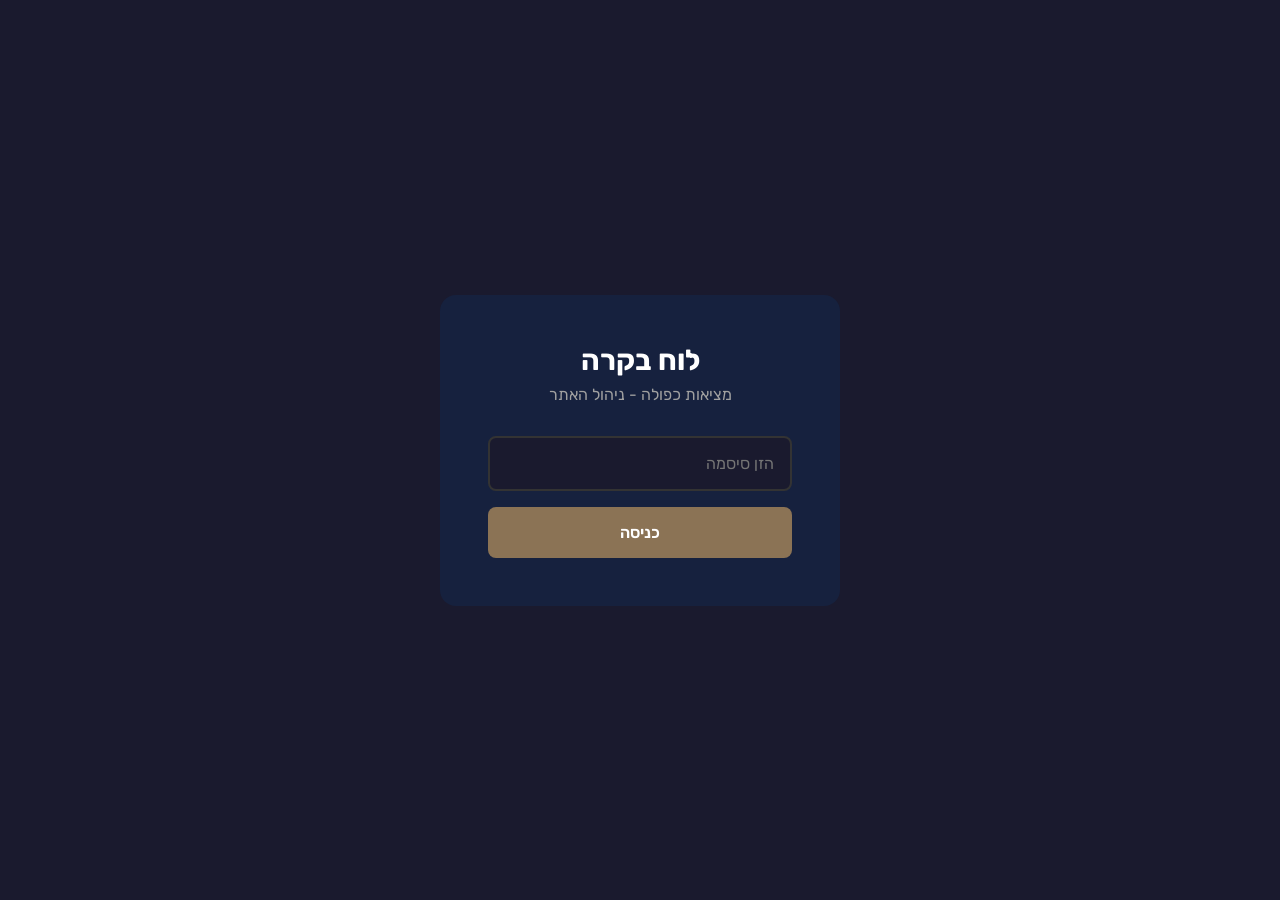
<file: admin.html>
<!DOCTYPE html>
<html lang="he" dir="rtl">
<head>
    <meta charset="UTF-8">
    <meta name="viewport" content="width=device-width, initial-scale=1.0">
    <meta name="robots" content="noindex, nofollow">
    <title>לוח בקרה | מציאות כפולה</title>
    <link rel="icon" type="image/png" href="assets/book-cover.png">
    <link href="https://fonts.googleapis.com/css2?family=Rubik:wght@400;500;600;700&display=swap" rel="stylesheet">
    <style>
        * {
            margin: 0;
            padding: 0;
            box-sizing: border-box;
        }

        :root {
            --bg-dark: #1a1a2e;
            --bg-card: #16213e;
            --bg-card-hover: #1f2b4a;
            --accent: #8B7355;
            --accent-light: #a88b6a;
            --text-primary: #ffffff;
            --text-secondary: #a0a0a0;
            --success: #4ade80;
            --warning: #fbbf24;
            --danger: #f87171;
            --info: #60a5fa;
        }

        body {
            font-family: 'Rubik', sans-serif;
            background: var(--bg-dark);
            color: var(--text-primary);
            min-height: 100vh;
            direction: rtl;
        }

        /* Login Screen */
        .login-screen {
            display: flex;
            align-items: center;
            justify-content: center;
            min-height: 100vh;
            padding: 2rem;
        }

        .login-box {
            background: var(--bg-card);
            padding: 3rem;
            border-radius: 16px;
            width: 100%;
            max-width: 400px;
            text-align: center;
        }

        .login-box h1 {
            margin-bottom: 0.5rem;
            font-size: 1.8rem;
        }

        .login-box p {
            color: var(--text-secondary);
            margin-bottom: 2rem;
        }

        .login-box input {
            width: 100%;
            padding: 1rem;
            border: 2px solid #333;
            border-radius: 8px;
            background: var(--bg-dark);
            color: var(--text-primary);
            font-size: 1rem;
            margin-bottom: 1rem;
            font-family: inherit;
        }

        .login-box input:focus {
            outline: none;
            border-color: var(--accent);
        }

        .login-box button {
            width: 100%;
            padding: 1rem;
            background: var(--accent);
            color: white;
            border: none;
            border-radius: 8px;
            font-size: 1rem;
            font-weight: 600;
            cursor: pointer;
            transition: background 0.3s;
            font-family: inherit;
        }

        .login-box button:hover {
            background: var(--accent-light);
        }

        .login-error {
            color: var(--danger);
            margin-top: 1rem;
            display: none;
        }

        /* Dashboard */
        .dashboard {
            display: none;
            padding: 2rem;
            max-width: 1400px;
            margin: 0 auto;
        }

        .dashboard.active {
            display: block;
        }

        /* Header */
        .dashboard-header {
            display: flex;
            justify-content: space-between;
            align-items: center;
            margin-bottom: 2rem;
            flex-wrap: wrap;
            gap: 1rem;
        }

        .dashboard-header h1 {
            font-size: 1.8rem;
        }

        .header-actions {
            display: flex;
            gap: 1rem;
            flex-wrap: wrap;
        }

        .header-btn {
            padding: 0.75rem 1.5rem;
            border-radius: 8px;
            font-size: 0.9rem;
            font-weight: 500;
            cursor: pointer;
            transition: all 0.3s;
            text-decoration: none;
            display: inline-flex;
            align-items: center;
            gap: 0.5rem;
            font-family: inherit;
            border: none;
        }

        .header-btn.primary {
            background: var(--accent);
            color: white;
        }

        .header-btn.primary:hover {
            background: var(--accent-light);
        }

        .header-btn.secondary {
            background: var(--bg-card);
            color: var(--text-primary);
            border: 1px solid #333;
        }

        .header-btn.secondary:hover {
            background: var(--bg-card-hover);
        }

        /* Stats Grid */
        .stats-grid {
            display: grid;
            grid-template-columns: repeat(auto-fit, minmax(200px, 1fr));
            gap: 1.5rem;
            margin-bottom: 2rem;
        }

        .stat-card {
            background: var(--bg-card);
            padding: 1.5rem;
            border-radius: 12px;
            transition: transform 0.3s;
        }

        .stat-card:hover {
            transform: translateY(-2px);
        }

        .stat-icon {
            font-size: 2rem;
            margin-bottom: 0.5rem;
        }

        .stat-value {
            font-size: 2rem;
            font-weight: 700;
            margin-bottom: 0.25rem;
        }

        .stat-label {
            color: var(--text-secondary);
            font-size: 0.9rem;
        }

        .stat-change {
            font-size: 0.8rem;
            margin-top: 0.5rem;
        }

        .stat-change.positive {
            color: var(--success);
        }

        .stat-change.negative {
            color: var(--danger);
        }

        /* Quick Links */
        .quick-links {
            display: grid;
            grid-template-columns: repeat(auto-fit, minmax(250px, 1fr));
            gap: 1.5rem;
            margin-bottom: 2rem;
        }

        .quick-link {
            background: var(--bg-card);
            padding: 1.5rem;
            border-radius: 12px;
            text-decoration: none;
            color: var(--text-primary);
            transition: all 0.3s;
            display: flex;
            align-items: center;
            gap: 1rem;
        }

        .quick-link:hover {
            background: var(--bg-card-hover);
            transform: translateY(-2px);
        }

        .quick-link-icon {
            font-size: 2.5rem;
        }

        .quick-link-content h3 {
            font-size: 1.1rem;
            margin-bottom: 0.25rem;
        }

        .quick-link-content p {
            color: var(--text-secondary);
            font-size: 0.85rem;
        }

        /* Orders Section */
        .section {
            background: var(--bg-card);
            border-radius: 12px;
            padding: 1.5rem;
            margin-bottom: 2rem;
        }

        .section-header {
            display: flex;
            justify-content: space-between;
            align-items: center;
            margin-bottom: 1.5rem;
            flex-wrap: wrap;
            gap: 1rem;
        }

        .section-header h2 {
            font-size: 1.3rem;
        }

        .section-actions {
            display: flex;
            gap: 0.5rem;
        }

        .filter-btn {
            padding: 0.5rem 1rem;
            border-radius: 20px;
            border: 1px solid #333;
            background: transparent;
            color: var(--text-secondary);
            font-size: 0.85rem;
            cursor: pointer;
            transition: all 0.3s;
            font-family: inherit;
        }

        .filter-btn.active,
        .filter-btn:hover {
            background: var(--accent);
            border-color: var(--accent);
            color: white;
        }

        /* Orders Table */
        .orders-table {
            width: 100%;
            border-collapse: collapse;
        }

        .orders-table th,
        .orders-table td {
            padding: 1rem;
            text-align: right;
            border-bottom: 1px solid #333;
        }

        .orders-table th {
            color: var(--text-secondary);
            font-weight: 500;
            font-size: 0.85rem;
        }

        .orders-table tr:hover {
            background: var(--bg-card-hover);
        }

        .order-status {
            padding: 0.3rem 0.8rem;
            border-radius: 20px;
            font-size: 0.8rem;
            font-weight: 500;
        }

        .order-status.paid {
            background: rgba(74, 222, 128, 0.2);
            color: var(--success);
        }

        .order-status.pending {
            background: rgba(251, 191, 36, 0.2);
            color: var(--warning);
        }

        .order-status.failed {
            background: rgba(248, 113, 113, 0.2);
            color: var(--danger);
        }

        /* Empty State */
        .empty-state {
            text-align: center;
            padding: 3rem;
            color: var(--text-secondary);
        }

        .empty-state-icon {
            font-size: 4rem;
            margin-bottom: 1rem;
        }

        /* Local Orders from localStorage */
        .local-orders-note {
            background: rgba(96, 165, 250, 0.1);
            border: 1px solid var(--info);
            border-radius: 8px;
            padding: 1rem;
            margin-bottom: 1rem;
            font-size: 0.9rem;
            color: var(--info);
        }

        /* Charts placeholder */
        .chart-container {
            background: var(--bg-dark);
            border-radius: 8px;
            padding: 2rem;
            text-align: center;
            color: var(--text-secondary);
        }

        /* Responsive */
        @media (max-width: 768px) {
            .dashboard {
                padding: 1rem;
            }

            .orders-table {
                display: block;
                overflow-x: auto;
            }

            .stat-card {
                padding: 1rem;
            }

            .stat-value {
                font-size: 1.5rem;
            }
        }

        /* Refresh animation */
        @keyframes spin {
            to { transform: rotate(360deg); }
        }

        .refreshing {
            animation: spin 1s linear infinite;
        }

        /* Logout button */
        .logout-btn {
            position: fixed;
            bottom: 2rem;
            left: 2rem;
            padding: 0.75rem 1.5rem;
            background: var(--danger);
            color: white;
            border: none;
            border-radius: 8px;
            cursor: pointer;
            font-family: inherit;
            font-size: 0.9rem;
        }

        .logout-btn:hover {
            opacity: 0.9;
        }

        /* Tips section */
        .tips-section {
            background: linear-gradient(135deg, var(--accent) 0%, var(--accent-light) 100%);
            border-radius: 12px;
            padding: 1.5rem;
            margin-bottom: 2rem;
        }

        .tips-section h3 {
            margin-bottom: 1rem;
        }

        .tips-section ul {
            list-style: none;
            display: grid;
            grid-template-columns: repeat(auto-fit, minmax(250px, 1fr));
            gap: 0.75rem;
        }

        .tips-section li {
            display: flex;
            align-items: center;
            gap: 0.5rem;
            font-size: 0.9rem;
        }
    </style>
</head>
<body>
    <!-- Login Screen -->
    <div class="login-screen" id="loginScreen">
        <div class="login-box">
            <h1>לוח בקרה</h1>
            <p>מציאות כפולה - ניהול האתר</p>
            <input type="password" id="passwordInput" placeholder="הזן סיסמה" onkeypress="if(event.key==='Enter')login()">
            <button onclick="login()">כניסה</button>
            <p class="login-error" id="loginError">סיסמה שגויה</p>
        </div>
    </div>

    <!-- Dashboard -->
    <div class="dashboard" id="dashboard">
        <header class="dashboard-header">
            <h1>לוח בקרה - מציאות כפולה</h1>
            <div class="header-actions">
                <button class="header-btn secondary" onclick="refreshData()">
                    <span id="refreshIcon">🔄</span> רענון
                </button>
                <a href="https://www.metziotkfula.com" target="_blank" class="header-btn secondary">
                    🌐 צפייה באתר
                </a>
                <a href="https://analytics.google.com" target="_blank" class="header-btn primary">
                    📊 Google Analytics
                </a>
            </div>
        </header>

        <!-- Stats Grid -->
        <div class="stats-grid">
            <div class="stat-card">
                <div class="stat-icon">📦</div>
                <div class="stat-value" id="totalOrders">0</div>
                <div class="stat-label">סה"כ הזמנות</div>
            </div>
            <div class="stat-card">
                <div class="stat-icon">💰</div>
                <div class="stat-value" id="totalRevenue">₪0</div>
                <div class="stat-label">סה"כ הכנסות</div>
            </div>
            <div class="stat-card">
                <div class="stat-icon">✅</div>
                <div class="stat-value" id="paidOrders">0</div>
                <div class="stat-label">הזמנות ששולמו</div>
            </div>
            <div class="stat-card">
                <div class="stat-icon">⏳</div>
                <div class="stat-value" id="pendingOrders">0</div>
                <div class="stat-label">ממתינות לתשלום</div>
            </div>
            <div class="stat-card">
                <div class="stat-icon">📚</div>
                <div class="stat-value" id="totalBooks">0</div>
                <div class="stat-label">ספרים שנמכרו</div>
            </div>
            <div class="stat-card">
                <div class="stat-icon">🤍</div>
                <div class="stat-value" id="totalDonation">₪0</div>
                <div class="stat-label">נתרם לשפת הים (15%)</div>
            </div>
        </div>

        <!-- Important Notice -->
        <div style="background: linear-gradient(135deg, #4CAF50 0%, #45a049 100%); color: white; padding: 1.5rem 2rem; border-radius: 12px; margin-bottom: 2rem; text-align: center;">
            <h3 style="margin: 0 0 0.5rem 0; font-size: 1.3rem;">📋 לצפייה בכל ההזמנות</h3>
            <p style="margin: 0 0 1rem 0; opacity: 0.95;">כל ההזמנות מהאתר נשמרות ב-Google Forms ונשלחות למייל</p>
            <div style="display: flex; gap: 1rem; justify-content: center; flex-wrap: wrap;">
                <a href="https://docs.google.com/forms/d/1NvEJW9PQLeg8ZbmKMSlet8LodBHtf928OI_HOZT5L5U/edit#responses" target="_blank" style="background: white; color: #4CAF50; padding: 0.75rem 1.5rem; border-radius: 8px; text-decoration: none; font-weight: 600;">צפה בתשובות Google Forms</a>
                <a href="https://mail.google.com/mail/u/0/#search/from%3Aformsubmit+OR+subject%3A%D7%94%D7%96%D7%9E%D7%A0%D7%94" target="_blank" style="background: rgba(255,255,255,0.2); color: white; padding: 0.75rem 1.5rem; border-radius: 8px; text-decoration: none; font-weight: 600; border: 2px solid white;">📧 חפש במייל</a>
            </div>
        </div>

        <!-- Quick Links -->
        <div class="quick-links">
            <a href="https://docs.google.com/forms/d/1NvEJW9PQLeg8ZbmKMSlet8LodBHtf928OI_HOZT5L5U/edit#responses" target="_blank" class="quick-link" style="border: 2px solid #4CAF50;">
                <div class="quick-link-icon">📋</div>
                <div class="quick-link-content">
                    <h3>הזמנות - Google Forms</h3>
                    <p>כל ההזמנות מהאתר (הכי מעודכן!)</p>
                </div>
            </a>
            <a href="https://my.tranzila.com/" target="_blank" class="quick-link" style="border: 2px solid #2196F3;">
                <div class="quick-link-icon">💳</div>
                <div class="quick-link-content">
                    <h3>Tranzila - תשלומים</h3>
                    <p>צפייה בכל התשלומים שהתקבלו</p>
                </div>
            </a>
            <a href="https://mail.google.com" target="_blank" class="quick-link">
                <div class="quick-link-icon">📧</div>
                <div class="quick-link-content">
                    <h3>Gmail</h3>
                    <p>התראות הזמנות ופניות לקוחות</p>
                </div>
            </a>
            <a href="https://analytics.google.com/analytics/web/" target="_blank" class="quick-link">
                <div class="quick-link-icon">📈</div>
                <div class="quick-link-content">
                    <h3>Google Analytics</h3>
                    <p>צפייה בתנועה, מבקרים, דפים פופולריים</p>
                </div>
            </a>
        </div>

        <!-- Shipping Management Section -->
        <div class="section" style="background: linear-gradient(135deg, #E3F2FD 0%, #BBDEFB 100%); border: 2px solid #2196F3;">
            <div class="section-header">
                <h2>🚚 ניהול משלוחים - Cargo</h2>
            </div>
            <p style="margin-bottom: 1rem; color: #1565C0;">משלוחים ממתינים לייצוא לחברת Cargo</p>
            
            <div style="display: flex; gap: 1rem; flex-wrap: wrap; margin-bottom: 1rem;">
                <button onclick="exportCargoCSV()" style="background: #4CAF50; color: white; padding: 0.75rem 1.5rem; border-radius: 8px; border: none; font-weight: 600; cursor: pointer; display: inline-flex; align-items: center; gap: 0.5rem; font-size: 1rem;">
                    📦 הורד CSV לחברת Cargo
                </button>
                <button onclick="markAllExported()" style="background: #FF9800; color: white; padding: 0.75rem 1.5rem; border-radius: 8px; border: none; font-weight: 600; cursor: pointer; display: inline-flex; align-items: center; gap: 0.5rem;">
                    ✅ סמן הכל כנשלח
                </button>
                <button onclick="exportAllShippingCSV()" style="background: #2196F3; color: white; padding: 0.75rem 1.5rem; border-radius: 8px; border: none; font-weight: 600; cursor: pointer; display: inline-flex; align-items: center; gap: 0.5rem;">
                    📋 ייצוא כל המשלוחים (כולל שנשלחו)
                </button>
            </div>

            <div id="pendingShipmentsCount" style="padding: 0.75rem 1rem; background: rgba(255,255,255,0.7); border-radius: 8px; margin-bottom: 1rem; font-weight: 600; color: #1565C0;"></div>

            <table style="width: 100%; border-collapse: collapse; background: white; border-radius: 8px; overflow: hidden;">
                <thead>
                    <tr style="background: #1565C0; color: white;">
                        <th style="padding: 0.75rem; text-align: right;">שם</th>
                        <th style="padding: 0.75rem; text-align: right;">כתובת</th>
                        <th style="padding: 0.75rem; text-align: right;">עיר</th>
                        <th style="padding: 0.75rem; text-align: right;">טלפון</th>
                        <th style="padding: 0.75rem; text-align: right;">חבילה</th>
                        <th style="padding: 0.75rem; text-align: right;">סטטוס</th>
                        <th style="padding: 0.75rem; text-align: center;">פעולות</th>
                    </tr>
                </thead>
                <tbody id="shipmentsTableBody" style="color: #333;">
                </tbody>
            </table>
            <div id="noShipments" style="display: none; text-align: center; padding: 2rem; color: #666; background: rgba(255,255,255,0.7); border-radius: 8px;">
                אין משלוחים ממתינים
            </div>
        </div>

        <!-- Tips -->
        <div class="tips-section">
            <h3>💡 טיפים מהירים</h3>
            <ul>
                <li>📊 בדוק Google Analytics לנתוני תנועה מפורטים</li>
                <li>📧 ההזמנות נשלחות אוטומטית למייל Talbooks12@gmail.com</li>
                <li>📋 כל ההזמנות נשמרות גם ב-Google Forms</li>
                <li>💳 Tranzila מחובר ופעיל!</li>
                <li>🚚 לייצוא משלוחים - השתמש בקטע למעלה</li>
            </ul>
        </div>

        <!-- Recent Orders -->
        <div class="section">
            <div class="section-header">
                <h2>הזמנות אחרונות</h2>
                <div class="section-actions">
                    <button class="filter-btn active" onclick="filterOrders('all')">הכל</button>
                    <button class="filter-btn" onclick="filterOrders('paid')">שולמו</button>
                    <button class="filter-btn" onclick="filterOrders('pending')">ממתינות</button>
                </div>
            </div>

            <div class="local-orders-note" style="background: #FFF3E0; border: 1px solid #FFB74D; color: #E65100;">
                ⚠️ הטבלה למטה מציגה רק הזמנות מהדפדפן הזה (לבדיקות). <strong>לכל ההזמנות האמיתיות - השתמש בכפתורים הירוקים למעלה!</strong>
            </div>

            <div id="ordersContainer">
                <table class="orders-table">
                    <thead>
                        <tr>
                            <th>מספר הזמנה</th>
                            <th>תאריך</th>
                            <th>לקוח</th>
                            <th>חבילה</th>
                            <th>סכום</th>
                            <th>סטטוס</th>
                        </tr>
                    </thead>
                    <tbody id="ordersTableBody">
                        <!-- Orders will be loaded here -->
                    </tbody>
                </table>
                <div class="empty-state" id="emptyState" style="display: none;">
                    <div class="empty-state-icon">📭</div>
                    <p>אין הזמנות להצגה</p>
                    <p style="font-size: 0.85rem; margin-top: 0.5rem;">ההזמנות יופיעו כאן כשלקוחות ירכשו מהאתר</p>
                </div>
            </div>
        </div>

        <!-- Analytics Info -->
        <div class="section">
            <div class="section-header">
                <h2>📊 איך לצפות בנתוני Google Analytics</h2>
            </div>
            <div style="color: var(--text-secondary); line-height: 1.8;">
                <p><strong>קוד המעקב שלך:</strong> G-PKRFCTSNS9</p>
                <br>
                <p><strong>צעדים לצפייה בנתונים:</strong></p>
                <ol style="margin-right: 1.5rem; margin-top: 0.5rem;">
                    <li>היכנס ל-<a href="https://analytics.google.com" target="_blank" style="color: var(--accent);">analytics.google.com</a></li>
                    <li>בחר את הנכס "מציאות כפולה" או "metziotkfula"</li>
                    <li>בתפריט השמאלי בחר "Reports" (דוחות)</li>
                    <li>צפה ב-"Realtime" לתנועה בזמן אמת</li>
                    <li>צפה ב-"Engagement" > "Pages and screens" לדפים הפופולריים</li>
                    <li>צפה ב-"Acquisition" למקורות התנועה</li>
                </ol>
                <br>
                <p><strong>נתונים שתוכל לראות:</strong></p>
                <ul style="margin-right: 1.5rem; margin-top: 0.5rem;">
                    <li>כמה מבקרים באתר (יומי/שבועי/חודשי)</li>
                    <li>מאיפה הגיעו (גוגל, אינסטגרם, ישיר)</li>
                    <li>אילו דפים הכי פופולריים</li>
                    <li>כמה זמן גולשים באתר</li>
                    <li>מאילו מכשירים (מובייל/מחשב)</li>
                    <li>מאילו ערים בישראל</li>
                </ul>
            </div>
        </div>

        <button class="logout-btn" onclick="logout()">🚪 התנתקות</button>
    </div>

    <script>
        // Admin password - keep this secret!
        const ADMIN_PASSWORD = 'admin123';

        // Check if already logged in
        if (localStorage.getItem('adminLoggedIn') === 'true') {
            showDashboard();
        }

        function login() {
            const password = document.getElementById('passwordInput').value;
            if (password === ADMIN_PASSWORD) {
                localStorage.setItem('adminLoggedIn', 'true');
                showDashboard();
            } else {
                document.getElementById('loginError').style.display = 'block';
                document.getElementById('passwordInput').value = '';
            }
        }

        function logout() {
            localStorage.removeItem('adminLoggedIn');
            location.reload();
        }

        function showDashboard() {
            document.getElementById('loginScreen').style.display = 'none';
            document.getElementById('dashboard').classList.add('active');
            loadOrders();
            loadShipments();
        }

        // Load orders from localStorage
        function loadOrders() {
            const completedOrders = JSON.parse(localStorage.getItem('completedOrders') || '[]');
            const pendingOrders = [];

            // Get pending orders from localStorage
            for (let i = 0; i < localStorage.length; i++) {
                const key = localStorage.key(i);
                if (key && key.startsWith('pendingOrder_')) {
                    try {
                        const order = JSON.parse(localStorage.getItem(key));
                        if (order) pendingOrders.push(order);
                    } catch (e) {}
                }
            }

            const allOrders = [...completedOrders, ...pendingOrders]
                .sort((a, b) => new Date(b.timestamp) - new Date(a.timestamp));

            updateStats(allOrders);
            renderOrders(allOrders);
        }

        function updateStats(orders) {
            const paidOrders = orders.filter(o => o.paymentStatus === 'paid');
            const pending = orders.filter(o => o.paymentStatus === 'pending');

            const totalRevenue = paidOrders.reduce((sum, o) => {
                const amount = parseFloat(o.totalAmount) || 0;
                return sum + amount;
            }, 0);

            // Calculate books sold
            let totalBooks = 0;
            paidOrders.forEach(o => {
                if (o.package.includes('4')) totalBooks += 4;
                else if (o.package.includes('3')) totalBooks += 3;
                else totalBooks += 1;
            });

            document.getElementById('totalOrders').textContent = orders.length;
            document.getElementById('totalRevenue').textContent = '₪' + totalRevenue.toFixed(0);
            document.getElementById('paidOrders').textContent = paidOrders.length;
            document.getElementById('pendingOrders').textContent = pending.length;
            document.getElementById('totalBooks').textContent = totalBooks;
            document.getElementById('totalDonation').textContent = '₪' + (totalRevenue * 0.15).toFixed(0);
        }

        function renderOrders(orders, filter = 'all') {
            const tbody = document.getElementById('ordersTableBody');
            const emptyState = document.getElementById('emptyState');

            let filteredOrders = orders;
            if (filter === 'paid') {
                filteredOrders = orders.filter(o => o.paymentStatus === 'paid');
            } else if (filter === 'pending') {
                filteredOrders = orders.filter(o => o.paymentStatus === 'pending');
            }

            if (filteredOrders.length === 0) {
                tbody.innerHTML = '';
                emptyState.style.display = 'block';
                return;
            }

            emptyState.style.display = 'none';
            tbody.innerHTML = filteredOrders.map(order => {
                const date = new Date(order.timestamp);
                const dateStr = date.toLocaleDateString('he-IL') + ' ' + date.toLocaleTimeString('he-IL', { hour: '2-digit', minute: '2-digit' });
                const statusClass = order.paymentStatus === 'paid' ? 'paid' : 'pending';
                const statusText = order.paymentStatus === 'paid' ? 'שולם' : 'ממתין';

                return `
                    <tr>
                        <td><strong>${order.orderId || '-'}</strong></td>
                        <td>${dateStr}</td>
                        <td>
                            <div>${order.name}</div>
                            <div style="font-size: 0.8rem; color: var(--text-secondary);">${order.email}</div>
                        </td>
                        <td>${order.package}</td>
                        <td><strong>₪${order.totalAmount}</strong></td>
                        <td><span class="order-status ${statusClass}">${statusText}</span></td>
                    </tr>
                `;
            }).join('');
        }

        function filterOrders(filter) {
            // Update button states
            document.querySelectorAll('.filter-btn').forEach(btn => btn.classList.remove('active'));
            event.target.classList.add('active');

            // Reload with filter
            const completedOrders = JSON.parse(localStorage.getItem('completedOrders') || '[]');
            const pendingOrders = [];

            for (let i = 0; i < localStorage.length; i++) {
                const key = localStorage.key(i);
                if (key && key.startsWith('pendingOrder_')) {
                    try {
                        const order = JSON.parse(localStorage.getItem(key));
                        if (order) pendingOrders.push(order);
                    } catch (e) {}
                }
            }

            const allOrders = [...completedOrders, ...pendingOrders]
                .sort((a, b) => new Date(b.timestamp) - new Date(a.timestamp));

            renderOrders(allOrders, filter);
        }

        function refreshData() {
            const icon = document.getElementById('refreshIcon');
            icon.classList.add('refreshing');

            setTimeout(() => {
                loadOrders();
                icon.classList.remove('refreshing');
            }, 1000);
        }

        // Load and display pending shipments
        function loadShipments() {
            const shipments = JSON.parse(localStorage.getItem('pendingShipments') || '[]');
            const tbody = document.getElementById('shipmentsTableBody');
            const noShipments = document.getElementById('noShipments');
            const countDiv = document.getElementById('pendingShipmentsCount');
            
            // Also check completedOrders for shipping orders not yet in pendingShipments
            const completedOrders = JSON.parse(localStorage.getItem('completedOrders') || '[]');
            const shippingFromCompleted = completedOrders.filter(o => o.deliveryMethod === 'משלוח' && o.paymentStatus === 'paid');
            
            // Merge: add any completed shipping orders not already in pendingShipments
            const existingIds = new Set(shipments.map(s => s.orderId));
            shippingFromCompleted.forEach(o => {
                if (!existingIds.has(o.orderId)) {
                    shipments.push({
                        name: o.name,
                        address: o.address,
                        phone: o.phone,
                        email: o.email,
                        notes: o.notes || '',
                        package: o.package,
                        orderId: o.orderId,
                        date: o.timestamp || o.paidAt || new Date().toISOString(),
                        exported: false
                    });
                }
            });
            localStorage.setItem('pendingShipments', JSON.stringify(shipments));

            const pending = shipments.filter(s => !s.exported);
            const exported = shipments.filter(s => s.exported);
            
            countDiv.textContent = `📦 ${pending.length} משלוחים ממתינים | ✅ ${exported.length} נשלחו`;

            if (shipments.length === 0) {
                tbody.innerHTML = '';
                noShipments.style.display = 'block';
                return;
            }

            noShipments.style.display = 'none';
            
            // Parse city from address
            function parseCity(address) {
                if (!address) return '';
                const parts = address.split(',').map(s => s.trim());
                return parts.length > 1 ? parts[parts.length - 1] : '';
            }

            tbody.innerHTML = shipments
                .sort((a, b) => a.exported - b.exported)
                .map((s, idx) => {
                const statusColor = s.exported ? '#4CAF50' : '#FF9800';
                const statusText = s.exported ? '✅ נשלח' : '⏳ ממתין';
                const rowBg = s.exported ? '#f0f8f0' : '#fff8e1';
                const city = parseCity(s.address);
                const parcels = s.package && s.package.includes('4') ? '4' : s.package && s.package.includes('3') ? '3' : '1';
                return `
                    <tr style="background: ${rowBg}; border-bottom: 1px solid #eee;">
                        <td style="padding: 0.6rem;">${s.name}</td>
                        <td style="padding: 0.6rem; font-size: 0.85rem;">${s.address || ''}</td>
                        <td style="padding: 0.6rem;">${city}</td>
                        <td style="padding: 0.6rem; direction: ltr; text-align: right;">${s.phone}</td>
                        <td style="padding: 0.6rem;">${parcels} עותקים</td>
                        <td style="padding: 0.6rem;"><span style="color: ${statusColor}; font-weight: 600;">${statusText}</span></td>
                        <td style="padding: 0.6rem; text-align: center;">
                            <button onclick="toggleExported(${idx})" style="background: ${s.exported ? '#FF9800' : '#4CAF50'}; color: white; border: none; padding: 0.3rem 0.6rem; border-radius: 4px; cursor: pointer; font-size: 0.8rem;">
                                ${s.exported ? 'החזר' : 'סמן נשלח'}
                            </button>
                            <button onclick="removeShipment(${idx})" style="background: #f44336; color: white; border: none; padding: 0.3rem 0.6rem; border-radius: 4px; cursor: pointer; font-size: 0.8rem; margin-right: 0.3rem;">
                                מחק
                            </button>
                        </td>
                    </tr>`;
            }).join('');
        }

        function toggleExported(idx) {
            const shipments = JSON.parse(localStorage.getItem('pendingShipments') || '[]');
            if (shipments[idx]) {
                shipments[idx].exported = !shipments[idx].exported;
                localStorage.setItem('pendingShipments', JSON.stringify(shipments));
                loadShipments();
            }
        }

        function removeShipment(idx) {
            if (!confirm('בטוח למחוק משלוח זה?')) return;
            const shipments = JSON.parse(localStorage.getItem('pendingShipments') || '[]');
            shipments.splice(idx, 1);
            localStorage.setItem('pendingShipments', JSON.stringify(shipments));
            loadShipments();
        }

        function markAllExported() {
            const shipments = JSON.parse(localStorage.getItem('pendingShipments') || '[]');
            const pending = shipments.filter(s => !s.exported);
            if (pending.length === 0) {
                alert('אין משלוחים ממתינים');
                return;
            }
            if (!confirm('לסמן ' + pending.length + ' משלוחים כנשלחו?')) return;
            shipments.forEach(s => s.exported = true);
            localStorage.setItem('pendingShipments', JSON.stringify(shipments));
            loadShipments();
        }

        // Export pending shipments as Cargo CSV (correct format!)
        function exportCargoCSV() {
            const shipments = JSON.parse(localStorage.getItem('pendingShipments') || '[]');
            const pending = shipments.filter(s => !s.exported);

            if (pending.length === 0) {
                alert('אין משלוחים ממתינים לייצוא');
                return;
            }

            // Parse address into street+number and city
            function parseForCargo(address) {
                if (!address) return { fullAddress: '', city: '' };
                const parts = address.split(',').map(s => s.trim());
                if (parts.length > 1) {
                    const city = parts[parts.length - 1];
                    const street = parts.slice(0, -1).join(' ');
                    return { fullAddress: street, city: city };
                }
                return { fullAddress: address, city: '' };
            }

            // Cargo CSV format: שם מלא,כתובת,עיר,טלפון נייד,מיקוד,הערות למשלוח
            let csv = '\uFEFF'; // BOM
            csv += 'שם מלא,כתובת,עיר,טלפון נייד,מיקוד,הערות למשלוח\n';

            pending.forEach(s => {
                const addr = parseForCargo(s.address);
                const phone = (s.phone || '').toString();
                const parcels = s.package && s.package.includes('4') ? '4 חבילות' : s.package && s.package.includes('3') ? '3 חבילות' : '';
                const notes = [s.notes, parcels].filter(Boolean).join(' ');
                csv += [
                    '"' + (s.name || '') + '"',
                    '"' + (addr.fullAddress || '') + '"',
                    '"' + (addr.city || '') + '"',
                    '"' + (phone.startsWith('0') ? phone : '0' + phone) + '"',
                    '""',
                    '"' + (notes || '') + '"'
                ].join(',') + '\n';
            });

            const blob = new Blob([csv], { type: 'text/csv;charset=utf-8;' });
            const link = document.createElement('a');
            link.href = URL.createObjectURL(blob);
            link.download = 'cargo_shipments_' + new Date().toLocaleDateString('he-IL').replace(/\./g, '-') + '.csv';
            link.click();

            alert('יוצאו ' + pending.length + ' משלוחים בפורמט Cargo!\n\nאחרי שתעלה לקארגו, לחץ על "סמן הכל כנשלח"');
        }

        // Export ALL shipments (including exported)
        function exportAllShippingCSV() {
            const shipments = JSON.parse(localStorage.getItem('pendingShipments') || '[]');

            if (shipments.length === 0) {
                alert('אין משלוחים');
                return;
            }

            let csv = '\uFEFF';
            csv += 'שם מלא,כתובת,עיר,טלפון נייד,מיקוד,הערות למשלוח,סטטוס\n';

            shipments.forEach(s => {
                const parts = (s.address || '').split(',').map(p => p.trim());
                const city = parts.length > 1 ? parts[parts.length - 1] : '';
                const street = parts.length > 1 ? parts.slice(0, -1).join(' ') : s.address || '';
                const phone = (s.phone || '').toString();
                const status = s.exported ? 'נשלח' : 'ממתין';
                csv += [
                    '"' + (s.name || '') + '"',
                    '"' + street + '"',
                    '"' + city + '"',
                    '"' + (phone.startsWith('0') ? phone : '0' + phone) + '"',
                    '""',
                    '"' + (s.notes || '') + '"',
                    '"' + status + '"'
                ].join(',') + '\n';
            });

            const blob = new Blob([csv], { type: 'text/csv;charset=utf-8;' });
            const link = document.createElement('a');
            link.href = URL.createObjectURL(blob);
            link.download = 'all_shipments_' + new Date().toLocaleDateString('he-IL').replace(/\./g, '-') + '.csv';
            link.click();
        }

                // Auto-refresh every 30 seconds
        setInterval(() => { loadOrders(); loadShipments(); }, 30000);
    </script>
</body>
</html>
</file>
